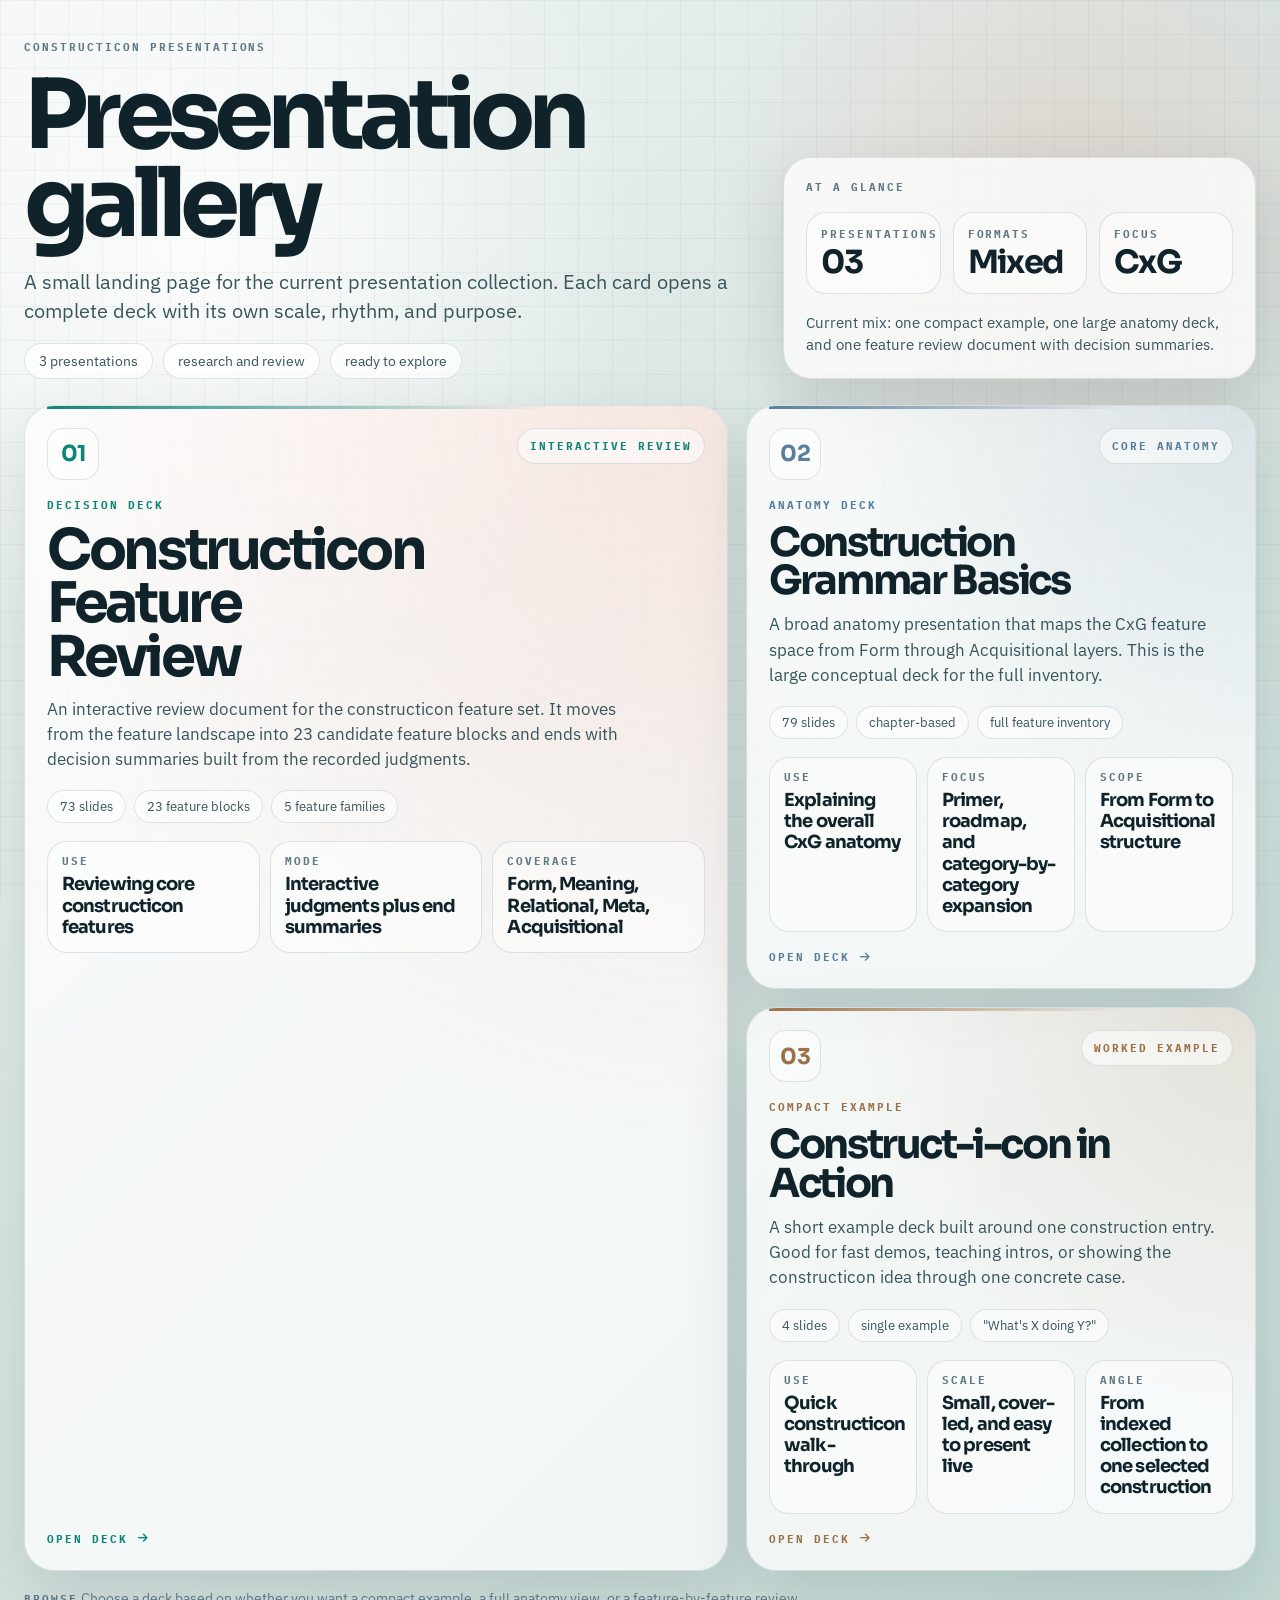
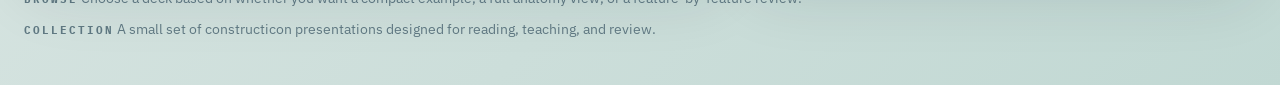
<file: index.html>
<!DOCTYPE html>
<html lang="en">
<head>
  <meta charset="UTF-8">
  <meta http-equiv="refresh" content="0; url=presentation-gallery.html">
  <title>Redirecting…</title>
</head>
<body>
  <p>Redirecting to <a href="presentation-gallery.html">presentation gallery</a>…</p>
</body>
</html>
</file>
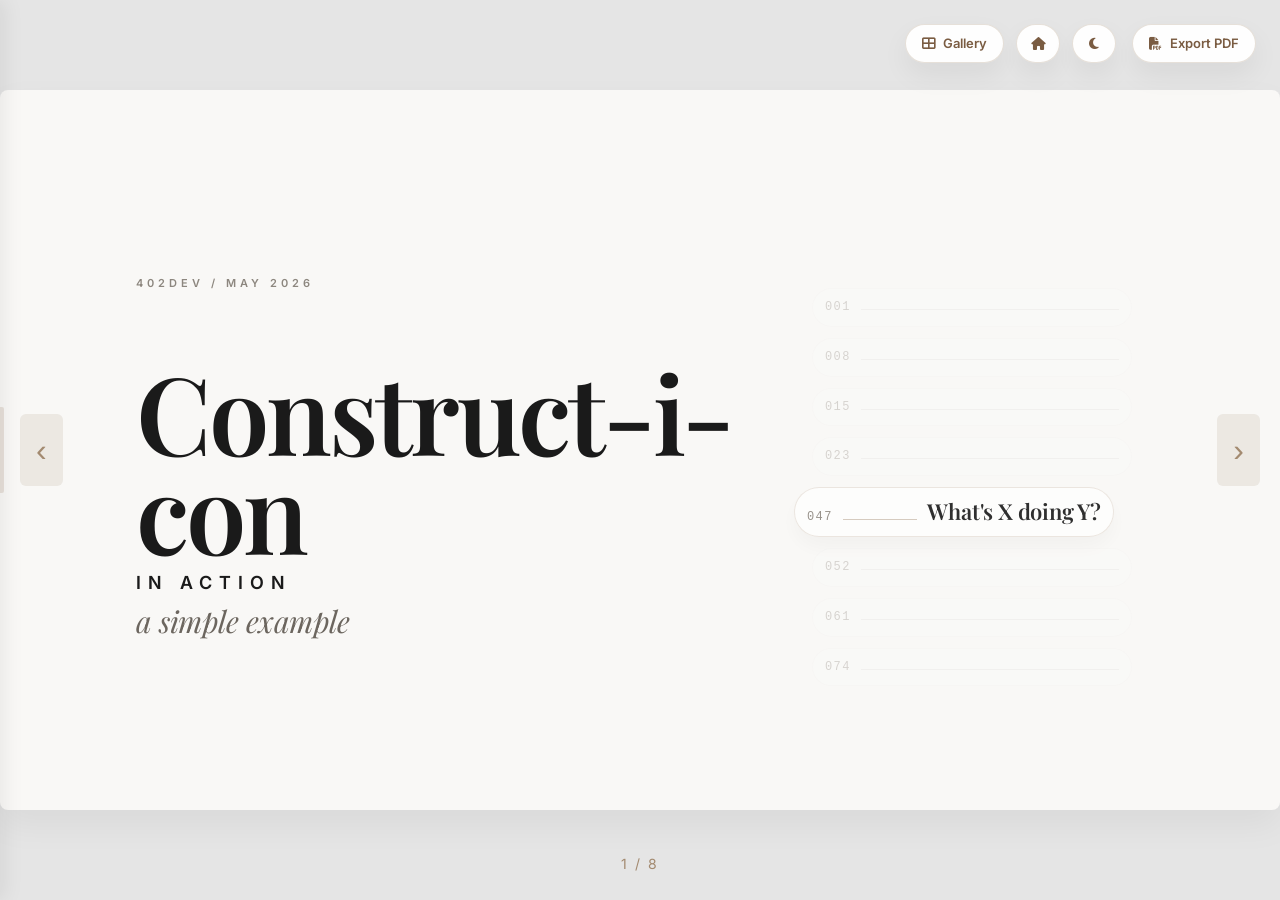
<file: con-in-action.html>
<!doctype html>
<html lang="en">
  <head>
    <meta charset="UTF-8" />
    <meta name="viewport" content="width=device-width, initial-scale=1.0" />
    <title>Construct-i-con in Action: a simple example</title>
    <link rel="preconnect" href="https://fonts.googleapis.com" />
    <link rel="preconnect" href="https://fonts.gstatic.com" crossorigin />
    <link
      href="https://fonts.googleapis.com/css2?family=Inter:wght@300;400;500;600&family=Playfair+Display:ital,wght@0,400;0,600;1,400&display=swap"
      rel="stylesheet"
    />
    <link
      rel="stylesheet"
      href="https://cdnjs.cloudflare.com/ajax/libs/font-awesome/6.5.1/css/all.min.css"
    />

    <style>
      * {
        box-sizing: border-box;
      }

      p {
        margin: 0;
        margin-bottom: 15px;
      }

      body {
        background-color: #e5e5e5;
        margin: 0;
        height: 100vh;
        display: flex;
        align-items: center;
        justify-content: center;
        overflow: hidden;
        transition: background-color 0.24s ease;
      }

      .slide-container {
        display: none;
      }

      .slide-container.active {
        display: flex;
      }

      .nav-btn {
        position: fixed;
        top: 50%;
        transform: translateY(-50%);
        background: rgba(163, 138, 112, 0.15);
        border: none;
        color: #a38a70;
        font-size: 32px;
        cursor: pointer;
        padding: 20px 16px;
        border-radius: 6px;
        z-index: 100;
        line-height: 1;
        user-select: none;
      }

      .nav-btn:hover {
        background: rgba(163, 138, 112, 0.3);
      }

      .nav-btn.prev {
        left: 20px;
      }

      .nav-btn.next {
        right: 20px;
      }

      .top-action-btn {
        align-items: center;
        appearance: none;
        background: rgba(255, 255, 255, 0.94);
        border: 1px solid rgba(163, 138, 112, 0.26);
        border-radius: 999px;
        box-shadow: 0 12px 28px rgba(0, 0, 0, 0.06);
        color: #7a5c42;
        cursor: pointer;
        display: inline-flex;
        font-family: "Inter", sans-serif;
        font-size: 13px;
        font-weight: 600;
        gap: 8px;
        line-height: 1;
        padding: 12px 16px;
        position: fixed;
        right: 24px;
        text-decoration: none;
        top: 24px;
        transition:
          transform 0.18s ease,
          box-shadow 0.18s ease,
          border-color 0.18s ease,
          background 0.18s ease;
        user-select: none;
        z-index: 110;
      }

      .top-action-btn:hover {
        background: #ffffff;
        border-color: rgba(163, 138, 112, 0.38);
        box-shadow: 0 16px 32px rgba(0, 0, 0, 0.08);
        transform: translateY(-1px);
      }

      .top-action-btn[hidden] {
        display: none !important;
      }

      .history-back-btn {
        right: 420px;
      }

      .gallery-btn {
        right: 276px;
      }

      .home-btn {
        justify-content: center;
        min-width: 44px;
        padding: 12px;
        right: 220px;
      }

      .pdf-export-btn {
        gap: 8px;
        padding: 12px 16px;
        right: 24px;
      }

      .theme-toggle-btn {
        justify-content: center;
        min-width: 44px;
        padding: 12px;
        right: 164px;
      }

      .slide-container {
        align-items: center;
        background-color: #f9f8f6;
        border-radius: 8px;
        box-shadow: 0 15px 35px rgba(0, 0, 0, 0.05);
        flex-direction: column;
        height: 720px;
        justify-content: center;
        overflow: hidden;
        padding: 60px 80px;
        position: relative;
        transition:
          box-shadow 0.24s ease,
          filter 0.24s ease;
        width: 1280px;
      }

      .slide-container::before {
        content: "";
        height: 100%;
        left: 0;
        position: absolute;
        top: 0;
        width: 100%;
        z-index: 0;
      }

      .slide-container > * {
        position: relative;
        z-index: 1;
      }

      .slide-container h1,
      .slide-container h2,
      .slide-container h3 {
        color: #1a1a1a;
        font-weight: 600;
        font-family: "Playfair Display", serif;
        margin: 0;
      }

      .slide-container p,
      .slide-container li,
      .slide-container .subtitle,
      .slide-container .number-label,
      .slide-container cite {
        color: #4a4a4a;
        font-family: "Inter", sans-serif;
        font-weight: 300;
      }

      .slide-container h1 {
        font-size: 70px;
        letter-spacing: -1px;
      }

      .slide-container .slide-title {
        font-size: 44px;
        font-weight: 600;
        margin-bottom: 28px;
        text-align: left;
        width: 100%;
        letter-spacing: -0.5px;
      }

      .slide-container h3 {
        font-size: 30px;
        font-weight: 400;
        margin-bottom: 15px;
      }

      .slide-container p,
      .slide-container li,
      .slide-container cite {
        font-size: 24px;
        line-height: 1.6;
      }

      .slide-container .subtitle {
        font-weight: 400;
        margin: 20px auto;
        font-size: 22px;
        color: #a38a70;
      }

      .slide-container .content-area {
        align-items: center;
        display: flex;
        flex-direction: column;
        flex-grow: 1;
        justify-content: center;
        min-height: 0;
        width: 100%;
      }

      .two-column {
        align-items: center;
        display: grid;
        grid-template-columns: 1fr 1fr;
        gap: 60px;
        width: 100%;
      }

      .callout-box {
        background-color: #ffffff;
        border-left: 4px solid #a38a70;
        padding: 36px 56px;
        width: 100%;
        box-shadow: 0 10px 30px rgba(0, 0, 0, 0.03);
        border-radius: 0 8px 8px 0;
        position: relative;
      }

      .callout-box i.decorative-icon {
        position: absolute;
        top: -25px;
        left: 50px;
        font-size: 40px;
        color: #e5e0d8;
        background: #f9f8f6;
        padding: 0 10px;
      }

      .feature-intro-slide::before {
        background:
          radial-gradient(
            circle at top right,
            rgba(255, 255, 255, 0.75) 0%,
            rgba(255, 255, 255, 0) 42%
          ),
          linear-gradient(
            180deg,
            rgba(255, 255, 255, 0.28),
            rgba(249, 248, 246, 0)
          );
      }

      .feature-intro-slide {
        align-items: stretch;
        justify-content: flex-start;
        padding: 38px 46px 42px;
      }

      .primer-fit-slide {
        align-items: stretch;
        justify-content: flex-start;
      }

      .feature-intro-scale-frame {
        display: flex;
        flex-direction: column;
        min-height: 0;
        transform: scale(var(--feature-intro-scale, 1));
        transform-origin: top left;
        width: calc(100% * var(--feature-intro-width-factor, 1));
      }

      .feature-intro-header {
        align-items: stretch;
        border-bottom: 1px solid #e6dfd6;
        display: grid;
        gap: 14px;
        grid-template-columns: minmax(0, 1fr) 300px;
        margin-bottom: 12px;
        padding-bottom: 12px;
        width: 100%;
      }

      .feature-intro-eyebrow {
        color: var(--feature-accent, #a38a70);
        font-family: "Inter", sans-serif;
        font-size: 10px;
        font-weight: 700;
        letter-spacing: 2.4px;
        margin-bottom: 8px;
        text-transform: uppercase;
      }

      .feature-intro-title {
        color: #171717;
        font-family: "Playfair Display", serif;
        font-size: 36px;
        font-weight: 600;
        letter-spacing: -0.9px;
        line-height: 1.02;
        margin: 0 0 8px 0;
      }

      .feature-intro-lead {
        color: #5f5953;
        font-family: "Inter", sans-serif;
        font-size: 16px;
        line-height: 1.4;
        max-width: 860px;
      }

      .feature-intro-focus {
        align-self: stretch;
        background: linear-gradient(
          180deg,
          rgba(255, 255, 255, 0.96) 0%,
          #f2ede6 100%
        );
        border: 1px solid rgba(26, 26, 26, 0.06);
        border-radius: 15px;
        border-top: 3px solid var(--feature-accent, #a38a70);
        box-shadow: 0 10px 24px rgba(0, 0, 0, 0.04);
        display: flex;
        flex-direction: column;
        gap: 6px;
        justify-content: center;
        min-height: 100%;
        padding: 12px 14px;
      }

      .feature-intro-focus-label {
        color: var(--feature-accent, #a38a70);
        font-family: "Inter", sans-serif;
        font-size: 9px;
        font-weight: 700;
        letter-spacing: 2.2px;
        text-transform: uppercase;
      }

      .feature-intro-focus-text {
        color: #1f1f1f;
        font-family: "Playfair Display", serif;
        font-size: 24px;
        line-height: 1.08;
      }

      .feature-intro-content {
        align-items: flex-start !important;
        gap: 0;
        justify-content: flex-start !important;
        width: 100%;
      }

      .feature-intro-grid {
        align-items: stretch !important;
        flex-grow: 1;
        gap: 14px !important;
        grid-template-columns: minmax(0, 1.08fr) minmax(0, 0.92fr);
      }

      .feature-intro-grid > div:first-child {
        border: 1px solid rgba(26, 26, 26, 0.05);
        border-radius: 16px;
        display: grid !important;
        gap: 10px 14px !important;
        grid-template-columns: minmax(0, 0.92fr) minmax(0, 1.08fr);
        align-content: start;
        overflow: hidden;
        padding: 16px 18px !important;
        position: relative;
      }

      .feature-intro-grid > div:first-child::before {
        background: var(--feature-accent, #a38a70);
        content: "";
        inset: 0 auto 0 0;
        position: absolute;
        width: 4px;
      }

      .feature-intro-grid > div:first-child > h4 {
        grid-column: 1 / -1;
      }

      .feature-intro-grid > div:first-child > div {
        min-width: 0;
      }

      .feature-intro-grid > div:first-child > div:last-child {
        grid-column: 1 / -1;
      }

      .feature-intro-grid > div:last-child {
        display: flex;
        flex-direction: column;
        gap: 8px !important;
        justify-content: flex-start;
        min-width: 0;
      }

      .feature-intro-grid > div:last-child > div {
        min-width: 0;
        padding: 12px 14px !important;
      }

      .template-cover {
        display: flex;
        flex-direction: column;
        align-items: center;
        justify-content: center;
        text-align: center;
        width: 100%;
        max-width: 980px;
      }

      .template-cover-eyebrow {
        font-family: "Inter", sans-serif;
        font-size: 13px;
        font-weight: 600;
        letter-spacing: 3px;
        text-transform: uppercase;
        color: #a38a70;
        margin-bottom: 22px;
      }

      .template-cover-title {
        font-family: "Playfair Display", serif;
        font-size: 84px;
        line-height: 0.95;
        letter-spacing: -2px;
        color: #1a1a1a;
        margin: 0 0 26px 0;
      }

      .template-cover-rule {
        width: 60px;
        height: 2px;
        background: #a38a70;
        margin: 0 0 22px 0;
      }

      .template-cover-subtitle {
        font-family: "Playfair Display", serif;
        font-style: italic;
        font-size: 28px;
        color: #7a7a7a;
        margin: 0 0 28px 0;
      }

      .template-chip-row {
        display: flex;
        flex-wrap: wrap;
        justify-content: center;
        gap: 10px;
        margin-bottom: 34px;
      }

      .template-chip {
        background: rgba(255, 255, 255, 0.92);
        border: 1px solid rgba(163, 138, 112, 0.18);
        border-radius: 999px;
        color: #7a5c42;
        font-family: "Inter", sans-serif;
        font-size: 13px;
        font-weight: 500;
        padding: 9px 14px;
      }

      .template-cover-meta {
        font-family: "Inter", sans-serif;
        font-size: 16px;
        font-weight: 300;
        color: #a38a70;
        letter-spacing: 1px;
      }

      .construct-icon-cover-slide::before {
        background: none;
      }

      .construct-icon-cover {
        align-items: flex-start;
        display: flex;
        flex-direction: column;
        gap: 0;
        justify-content: center;
        max-width: 1080px;
        min-height: 100%;
        padding: 24px 36px 12px;
        position: relative;
        text-align: left;
        width: 100%;
      }

      .construct-icon-cover::after {
        display: none;
      }

      .construct-icon-cover .template-cover-eyebrow {
        color: #8d877f;
        font-size: 11px;
        font-weight: 600;
        letter-spacing: 4px;
        margin-bottom: 72px;
      }

      .construct-icon-title {
        align-items: flex-start;
        display: flex;
        flex-direction: column;
        gap: 14px;
        margin: 0;
        max-width: 620px;
        position: relative;
        z-index: 1;
      }

      .construct-icon-main {
        color: #1a1a1a;
        display: block;
        font-family: "Playfair Display", serif;
        font-size: 108px;
        letter-spacing: -3px;
        line-height: 0.92;
      }

      .construct-icon-rest {
        color: #1a1a1a;
        font-family: "Inter", sans-serif;
        font-size: 18px;
        font-weight: 600;
        letter-spacing: 7px;
        line-height: 1;
        text-transform: uppercase;
      }

      .construct-icon-tail {
        color: #6c665f;
        font-family: "Playfair Display", serif;
        font-size: 30px;
        font-style: italic;
        font-weight: 400;
        letter-spacing: -0.5px;
        line-height: 1;
      }

      .constructicon-field {
        display: flex;
        flex-direction: column;
        display: flex;
        gap: 11px;
        pointer-events: none;
        position: absolute;
        right: 48px;
        top: 138px;
        width: 320px;
        z-index: 0;
      }

      .constructicon-field::before {
        background: linear-gradient(
          90deg,
          rgba(249, 248, 246, 1) 0%,
          rgba(249, 248, 246, 0.84) 24%,
          rgba(249, 248, 246, 0) 100%
        );
        content: "";
        inset: -44px 48px -44px -180px;
        position: absolute;
      }

      .constructicon-marker {
        align-items: baseline;
        background: rgba(255, 255, 255, 0.34);
        border: 1px solid rgba(26, 26, 26, 0.04);
        border-radius: 999px;
        display: flex;
        gap: 10px;
        min-width: 0;
        opacity: 0.32;
        padding: 10px 12px;
        position: relative;
      }

      .constructicon-marker.active {
        background: rgba(255, 255, 255, 0.78);
        border-color: rgba(163, 138, 112, 0.22);
        box-shadow: 0 10px 24px rgba(0, 0, 0, 0.04);
        opacity: 0.9;
        transform: translateX(-18px);
      }

      .constructicon-marker-id {
        color: #8d877f;
        flex-shrink: 0;
        font-family: ui-monospace, SFMono-Regular, Menlo, Monaco, Consolas, "Liberation Mono", monospace;
        font-size: 12px;
        font-weight: 500;
        letter-spacing: 1.4px;
        line-height: 1.4;
      }

      .constructicon-marker-line {
        background: rgba(26, 26, 26, 0.12);
        flex: 1;
        height: 1px;
        min-width: 0;
        margin-bottom: 4px;
      }

      .constructicon-marker.active .constructicon-marker-line {
        background: rgba(163, 138, 112, 0.48);
      }

      .constructicon-marker-name {
        color: #1a1a1a;
        font-family: "Playfair Display", serif;
        font-size: 22px;
        font-weight: 600;
        letter-spacing: -0.2px;
        line-height: 1.2;
      }

      .example-sentence {
        color: #1a1a1a;
        font-size: 26px;
        line-height: 1.45;
      }

      .example-sentence strong {
        color: #6b4f35;
        font-weight: 600;
      }

      .concept-map {
        display: flex;
        flex-direction: column;
        gap: 14px;
      }

      .concept-map-row {
        background: #f8f5ef;
        border-radius: 12px;
        display: flex;
        flex-direction: column;
        gap: 6px;
        padding: 18px 18px 16px;
      }

      .concept-map-label {
        color: #a38a70;
        font-family: "Inter", sans-serif;
        font-size: 11px;
        font-weight: 700;
        letter-spacing: 2px;
        text-transform: uppercase;
      }

      .concept-map-copy {
        color: #1a1a1a;
        font-family: "Inter", sans-serif;
        font-size: 18px;
        line-height: 1.45;
      }

      .template-note-list {
        list-style: none;
        margin: 16px 0 0 0;
        padding: 0;
        display: flex;
        flex-direction: column;
        gap: 14px;
      }

      .template-note-list li {
        position: relative;
        padding-left: 24px;
        font-size: 20px;
        color: #4a4a4a;
        line-height: 1.5;
      }

      .template-note-list li::before {
        content: "";
        position: absolute;
        left: 0;
        top: 11px;
        width: 6px;
        height: 6px;
        border-radius: 50%;
        background: #a38a70;
      }

      .template-note-list.compact {
        gap: 10px;
        margin-top: 0;
      }

      .template-note-list.compact li {
        font-size: 18px;
      }

      .template-grid {
        align-items: stretch;
        gap: 24px;
      }

      .template-card {
        background: #ffffff;
        border-radius: 12px;
        box-shadow: 0 10px 30px rgba(0, 0, 0, 0.03);
        padding: 28px 30px;
        display: flex;
        flex-direction: column;
        gap: 14px;
      }

      .template-card-accent {
        border-top: 4px solid #a38a70;
        background: linear-gradient(145deg, #fdfcf9 0%, #f4ece2 100%);
      }

      .template-kicker {
        font-family: "Inter", sans-serif;
        font-size: 11px;
        font-weight: 700;
        letter-spacing: 2.2px;
        text-transform: uppercase;
        color: #a38a70;
      }

      .template-heading {
        font-family: "Playfair Display", serif;
        font-size: 34px;
        line-height: 1.08;
        color: #1a1a1a;
        margin: 0;
      }

      .template-copy {
        font-family: "Inter", sans-serif;
        font-size: 18px;
        line-height: 1.55;
        color: #4a4a4a;
        margin: 0;
      }

      .workflow-slide {
        align-items: stretch;
        justify-content: flex-start;
        padding: 42px 52px 44px;
      }

      .workflow-slide::before {
        background:
          radial-gradient(
            circle at 10% 18%,
            rgba(163, 138, 112, 0.12) 0%,
            rgba(163, 138, 112, 0) 46%
          ),
          radial-gradient(
            circle at 88% 14%,
            rgba(163, 138, 112, 0.09) 0%,
            rgba(163, 138, 112, 0) 44%
          );
      }

      .workflow-slide .slide-title {
        margin-bottom: 16px;
      }

      .workflow-kicker {
        color: #8d877f;
        font-family: "Inter", sans-serif;
        font-size: 11px;
        font-weight: 700;
        letter-spacing: 2.2px;
        margin-bottom: 18px;
        text-transform: uppercase;
      }

      .workflow-line {
        align-items: stretch;
        display: grid;
        gap: 10px;
        grid-template-columns: minmax(0, 1fr) 28px minmax(0, 1fr) 28px minmax(0, 1fr) 28px minmax(0, 1fr);
        position: relative;
        width: 100%;
      }

      .workflow-line.focus-pair::before {
        background: linear-gradient(
          180deg,
          rgba(255, 255, 255, 0.88) 0%,
          rgba(245, 236, 225, 0.48) 100%
        );
        border: 2px dashed rgba(122, 92, 66, 0.62);
        border-radius: 16px;
        box-shadow:
          0 1px 0 rgba(255, 255, 255, 0.85) inset,
          0 -10px 20px rgba(122, 92, 66, 0.05) inset,
          0 14px 26px rgba(0, 0, 0, 0.06);
        content: "";
        height: calc(100% + 14px);
        left: -8px;
        pointer-events: none;
        position: absolute;
        top: -7px;
        width: calc(50% - 16px);
      }

      .workflow-line.focus-pair::after {
        content: "";
        display: none;
      }

      .workflow-step {
        background: rgba(255, 255, 255, 0.9);
        border: 1px solid rgba(163, 138, 112, 0.16);
        border-radius: 14px;
        box-shadow: 0 10px 24px rgba(0, 0, 0, 0.03);
        display: flex;
        flex-direction: column;
        gap: 10px;
        justify-content: center;
        min-height: 148px;
        padding: 16px 14px;
        position: relative;
        text-align: center;
      }

      .workflow-step-tag {
        align-self: center;
        background: rgba(163, 138, 112, 0.11);
        border: 1px solid rgba(163, 138, 112, 0.2);
        border-radius: 999px;
        color: #7a5c42;
        font-family: "Inter", sans-serif;
        font-size: 10px;
        font-weight: 700;
        letter-spacing: 1.8px;
        padding: 6px 10px;
        text-transform: uppercase;
      }

      .workflow-step-title {
        color: #1a1a1a;
        font-family: "Playfair Display", serif;
        font-size: 25px;
        letter-spacing: -0.6px;
        line-height: 1.05;
        margin: 0;
      }

      .workflow-arrow {
        align-items: center;
        color: #8d877f;
        display: flex;
        font-family: "Inter", sans-serif;
        font-size: 24px;
        font-weight: 500;
        justify-content: center;
      }

      .workflow-branches {
        display: grid;
        gap: 14px;
        grid-template-columns: minmax(0, 1fr) minmax(0, 1fr);
        margin-top: 20px;
        width: 100%;
      }

      .workflow-branch {
        background: linear-gradient(145deg, #fdfcf9 0%, #efe5d7 100%);
        border: 1px solid rgba(163, 138, 112, 0.2);
        border-radius: 14px;
        display: flex;
        flex-direction: column;
        gap: 8px;
        min-height: 130px;
        padding: 16px 18px;
      }

      .workflow-branch-label {
        color: #8d877f;
        font-family: "Inter", sans-serif;
        font-size: 10px;
        font-weight: 700;
        letter-spacing: 2px;
        text-transform: uppercase;
      }

      .workflow-branch-title {
        color: #1a1a1a;
        font-family: "Playfair Display", serif;
        font-size: 30px;
        letter-spacing: -0.9px;
        line-height: 1.04;
        margin: 0;
      }

      .workflow-branch-from {
        color: #5b564f;
        font-family: "Inter", sans-serif;
        font-size: 14px;
        font-weight: 500;
        letter-spacing: 0.2px;
        margin: 0;
      }

      .learner-entry-grid {
        grid-template-columns: minmax(0, 1.08fr) minmax(0, 0.92fr);
      }

      .learner-profile-card {
        justify-content: space-between;
        min-height: 100%;
        padding: 34px 36px 32px;
      }

      .learner-profile-id {
        color: #8d877f;
        font-family: ui-monospace, SFMono-Regular, Menlo, Monaco, Consolas, "Liberation Mono", monospace;
        font-size: 12px;
        font-weight: 500;
        letter-spacing: 1.8px;
        margin-bottom: 18px;
        text-transform: uppercase;
      }

      .learner-profile-name {
        color: #1a1a1a;
        font-family: "Playfair Display", serif;
        font-size: 68px;
        font-weight: 600;
        letter-spacing: -2.4px;
        line-height: 0.96;
        margin: 0 0 22px 0;
      }

      .learner-profile-lead {
        color: #2c2c2c;
        font-family: "Inter", sans-serif;
        font-size: 30px;
        font-weight: 300;
        letter-spacing: -0.4px;
        line-height: 1.22;
        margin: 0;
        max-width: 520px;
      }

      .learner-chip-row {
        justify-content: flex-start;
        margin-bottom: 0;
        margin-top: 30px;
      }

      .learner-chip-row .template-chip {
        background: rgba(255, 255, 255, 0.76);
      }

      .learner-conditions-card {
        gap: 18px;
        padding-top: 30px;
      }

      .learner-context-map .concept-map-row {
        gap: 10px;
      }

      .scenario-chip-row {
        justify-content: flex-start;
        margin-bottom: 0;
        margin-top: 22px;
      }

      .construct-prompt-grid {
        gap: 18px;
        grid-template-columns: minmax(0, 1.04fr) minmax(0, 0.96fr);
      }

      .construct-dialogue-card {
        gap: 18px;
        padding: 26px 28px 28px;
      }

      .construct-dialogue-shell {
        background: linear-gradient(180deg, #fcfaf6 0%, #f3ede3 100%);
        border: 1px solid rgba(163, 138, 112, 0.14);
        border-radius: 16px;
        display: flex;
        flex-direction: column;
        gap: 10px;
        padding: 18px;
      }

      .construct-dialogue-lang {
        color: #8d877f;
        font-family: "Inter", sans-serif;
        font-size: 11px;
        font-weight: 700;
        letter-spacing: 2.2px;
        text-transform: uppercase;
      }

      .construct-turn {
        align-items: start;
        display: grid;
        gap: 12px;
        grid-template-columns: 104px minmax(0, 1fr);
      }

      .construct-turn-speaker {
        color: #8d877f;
        font-family: "Inter", sans-serif;
        font-size: 11px;
        font-weight: 700;
        letter-spacing: 2px;
        line-height: 1.4;
        padding-top: 8px;
        text-transform: uppercase;
      }

      .construct-turn-line {
        background: rgba(255, 255, 255, 0.84);
        border: 1px solid rgba(26, 26, 26, 0.05);
        border-radius: 14px;
        color: #1a1a1a;
        font-family: "Playfair Display", serif;
        font-size: 26px;
        line-height: 1.16;
        margin: 0;
        padding: 16px 18px;
      }

      .construct-turn-slot {
        align-items: center;
        background: rgba(255, 255, 255, 0.42);
        border: 1.5px dashed rgba(163, 138, 112, 0.5);
        border-radius: 14px;
        display: flex;
        gap: 14px;
        min-height: 80px;
        padding: 14px 16px;
      }

      .construct-slot-tag {
        background: rgba(163, 138, 112, 0.12);
        border: 1px solid rgba(163, 138, 112, 0.18);
        border-radius: 999px;
        color: #7a5c42;
        flex-shrink: 0;
        font-family: ui-monospace, SFMono-Regular, Menlo, Monaco, Consolas, "Liberation Mono", monospace;
        font-size: 15px;
        font-weight: 600;
        letter-spacing: 1.2px;
        padding: 8px 12px;
      }

      .construct-slot-copy {
        color: #5c564f;
        font-family: "Inter", sans-serif;
        font-size: 15px;
        line-height: 1.38;
      }

      .construct-question-card {
        gap: 18px;
        justify-content: space-between;
        min-height: 100%;
      }

      .construct-question-intro {
        display: flex;
        flex-direction: column;
        gap: 12px;
      }

      .construct-definition {
        border-left: 3px solid rgba(163, 138, 112, 0.52);
        color: #3d3934;
        font-family: "Playfair Display", serif;
        font-size: 20px;
        line-height: 1.22;
        margin: 0;
        padding-left: 18px;
      }

      .construct-question-hero {
        background: linear-gradient(180deg, #fbf8f2 0%, #efe6d9 100%);
        border: 1px solid rgba(163, 138, 112, 0.18);
        border-top: 4px solid #a38a70;
        border-radius: 18px;
        box-shadow: 0 12px 28px rgba(0, 0, 0, 0.04);
        display: flex;
        flex-direction: column;
        gap: 10px;
        padding: 22px 22px 20px;
      }

      .construct-question-kicker {
        color: #8d877f;
        font-family: "Inter", sans-serif;
        font-size: 11px;
        font-weight: 700;
        letter-spacing: 2.2px;
        text-transform: uppercase;
      }

      .construct-question {
        color: #1a1a1a;
        font-family: "Playfair Display", serif;
        font-size: 40px;
        letter-spacing: -1.2px;
        line-height: 1.02;
        margin: 0;
      }

      .construct-question-note {
        color: #5b564f;
        font-family: "Inter", sans-serif;
        font-size: 16px;
        line-height: 1.46;
        margin: 0;
      }

      .construct-question-card .concept-map-row {
        gap: 4px;
        padding: 16px 18px 14px;
      }

      .construct-question-card .concept-map {
        gap: 12px;
      }

      .route-context-card {
        align-items: flex-start;
        gap: 8px;
        margin-bottom: 14px;
        padding: 18px 20px 16px;
      }

      .route-context-copy {
        color: #3f3a35;
        font-family: "Playfair Display", serif;
        font-size: 24px;
        letter-spacing: -0.4px;
        line-height: 1.14;
        margin: 0;
        max-width: 980px;
      }

      .route-grid {
        align-items: stretch;
        gap: 14px;
      }

      .route-card {
        gap: 12px;
        min-height: 100%;
        padding: 22px 24px;
      }

      .route-card .template-heading {
        font-size: 28px;
        line-height: 1.04;
      }

      .route-choice-badge {
        align-self: flex-start;
        background: rgba(163, 138, 112, 0.12);
        border: 1px solid rgba(163, 138, 112, 0.2);
        border-radius: 999px;
        color: #7a5c42;
        font-family: "Inter", sans-serif;
        font-size: 10px;
        font-weight: 700;
        letter-spacing: 2px;
        padding: 7px 11px;
        text-transform: uppercase;
      }

      .route-card-selected {
        background: linear-gradient(145deg, #fdfcf9 0%, #efe5d7 100%);
        border-top: 4px solid #a38a70;
      }

      .route-card .concept-map {
        gap: 8px;
      }

      .route-card .concept-map-row {
        gap: 4px;
        padding: 12px 14px 11px;
      }

      .route-card .concept-map-label {
        font-size: 10px;
        letter-spacing: 1.8px;
      }

      .route-card .concept-map-copy {
        font-size: 16px;
        line-height: 1.34;
      }

      .route-followup-card {
        gap: 0;
        margin-top: 12px;
        padding: 12px 16px 11px;
      }

      .route-followup-card .template-copy {
        font-size: 15px;
        line-height: 1.38;
      }

      .query-intro-card {
        align-items: flex-start;
        gap: 6px;
        margin-bottom: 10px;
        padding: 14px 16px 12px;
      }

      .query-intro-copy {
        color: #3f3a35;
        font-family: "Playfair Display", serif;
        font-size: 20px;
        letter-spacing: -0.4px;
        line-height: 1.12;
        margin: 0;
        max-width: 980px;
      }

      .query-slide {
        padding: 46px 60px 44px;
      }

      .query-slide .slide-title {
        font-size: 38px;
        margin-bottom: 16px;
      }

      .query-focus-panel {
        align-self: center;
        background: linear-gradient(145deg, #fdfcf9 0%, #efe5d7 100%);
        border: 1px solid rgba(163, 138, 112, 0.18);
        border-top: 4px solid #a38a70;
        border-radius: 18px;
        box-shadow: 0 12px 28px rgba(0, 0, 0, 0.04);
        display: flex;
        flex-direction: column;
        gap: 16px;
        max-width: 980px;
        padding: 24px 26px 22px;
        width: 100%;
      }

      .query-focus-header {
        display: flex;
        flex-direction: column;
        gap: 8px;
      }

      .query-focus-title {
        color: #1a1a1a;
        font-family: "Playfair Display", serif;
        font-size: 32px;
        letter-spacing: -0.9px;
        line-height: 1.04;
        margin: 0;
      }

      .query-focus-lead {
        color: #4c463f;
        font-family: "Inter", sans-serif;
        font-size: 18px;
        line-height: 1.42;
        margin: 0;
        max-width: 760px;
      }

      .query-focus-grid {
        display: grid;
        gap: 12px;
        grid-template-columns: repeat(3, minmax(0, 1fr));
      }

      .query-focus-block {
        background: rgba(255, 255, 255, 0.72);
        border: 1px solid rgba(163, 138, 112, 0.14);
        border-radius: 14px;
        display: flex;
        flex-direction: column;
        gap: 6px;
        padding: 14px 15px 13px;
      }

      .query-focus-block .concept-map-label {
        font-size: 10px;
        letter-spacing: 1.8px;
      }

      .query-focus-copy {
        color: #3f3a35;
        font-family: "Inter", sans-serif;
        font-size: 15px;
        line-height: 1.38;
      }

      .query-focus-panel .query-feature-box {
        margin-top: 0;
      }

      .query-focus-panel .query-result-card {
        margin-top: 0;
      }

      .query-grid {
        align-items: stretch;
        gap: 12px;
      }

      .query-card {
        gap: 12px;
        min-height: 100%;
        padding: 20px 22px;
      }

      .query-card .template-heading {
        font-size: 24px;
        line-height: 1.04;
      }

      .query-card .concept-map {
        gap: 8px;
      }

      .query-card .concept-map-row {
        gap: 5px;
        padding: 10px 12px 9px;
      }

      .query-card .concept-map-copy {
        font-size: 14px;
        line-height: 1.3;
      }

      .query-feature-box {
        background: rgba(255, 255, 255, 0.58);
        border: 1px solid rgba(163, 138, 112, 0.16);
        border-radius: 12px;
        display: flex;
        flex-direction: column;
        gap: 6px;
        margin-top: 4px;
        padding: 10px 12px 9px;
      }

      .query-feature-box .template-kicker {
        font-size: 10px;
        letter-spacing: 1.8px;
      }

      .query-feature-row {
        align-items: start;
        display: grid;
        gap: 6px;
        grid-template-columns: 96px minmax(0, 1fr);
      }

      .query-feature-row + .query-feature-row {
        border-top: 1px dashed rgba(163, 138, 112, 0.22);
        padding-top: 6px;
      }

      .query-feature-label {
        color: #5b564f;
        font-family: "Inter", sans-serif;
        font-size: 12px;
        font-weight: 600;
        line-height: 1.25;
      }

      .query-feature-pills {
        display: flex;
        flex-wrap: wrap;
        gap: 6px;
      }

      .query-feature-pill {
        background: rgba(255, 255, 255, 0.92);
        border: 1px solid rgba(163, 138, 112, 0.18);
        border-radius: 999px;
        color: #4f4538;
        font-family: ui-monospace, SFMono-Regular, Menlo, Monaco, Consolas, "Liberation Mono", monospace;
        font-size: 11px;
        line-height: 1;
        padding: 6px 8px;
      }

      .query-feature-pill.key {
        background: rgba(163, 138, 112, 0.1);
        color: #7a5c42;
      }

      .query-result-card {
        background: linear-gradient(145deg, #fdfcf9 0%, #efe5d7 100%);
        border: 1px solid rgba(163, 138, 112, 0.18);
        border-radius: 14px;
        gap: 6px;
        margin-top: 6px;
        padding: 11px 13px 9px;
      }

      .query-result-list {
        display: flex;
        flex-wrap: wrap;
        gap: 6px;
      }

      .query-result-pill {
        background: rgba(255, 255, 255, 0.9);
        border: 1px solid rgba(163, 138, 112, 0.18);
        border-radius: 999px;
        color: #1f1f1f;
        font-family: "Playfair Display", serif;
        font-size: 18px;
        line-height: 1;
        padding: 8px 11px;
      }

      .query-result-pill.primary {
        background: linear-gradient(145deg, #fdfcf9 0%, #efe5d7 100%);
        border-color: rgba(163, 138, 112, 0.34);
        box-shadow: 0 10px 24px rgba(0, 0, 0, 0.04);
      }

      .challenge-invite-card {
        align-items: center;
        align-self: center;
        background: rgba(255, 255, 255, 0.64);
        border: 1px solid rgba(163, 138, 112, 0.14);
        border-radius: 14px;
        display: flex;
        flex-direction: column;
        gap: 8px;
        justify-content: center;
        margin-top: 18px;
        padding: 14px 18px 16px;
        box-shadow: none;
        max-width: 520px;
        text-align: center;
        width: 100%;
      }

      .challenge-invite-kicker {
        color: #a38a70;
        font-family: "Inter", sans-serif;
        font-size: 10px;
        font-weight: 700;
        letter-spacing: 2px;
        text-transform: uppercase;
      }

      .challenge-invite-copy {
        color: #5a554f;
        font-family: "Playfair Display", serif;
        font-size: 22px;
        font-weight: 400;
        letter-spacing: -0.3px;
        line-height: 1.12;
        margin: 0;
      }

      .challenge-placeholder {
        background: rgba(249, 248, 246, 0.96);
        border: 1px dashed rgba(122, 92, 66, 0.24);
        border-radius: 999px;
        color: #7f776f;
        flex-shrink: 0;
        font-family: ui-monospace, SFMono-Regular, Menlo, Monaco, Consolas, "Liberation Mono", monospace;
        font-size: 16px;
        font-weight: 500;
        letter-spacing: 0.1px;
        line-height: 1;
        padding: 10px 16px;
      }

      .sidebar-nav {
        position: fixed;
        left: -272px;
        top: 0;
        width: 296px;
        height: 100%;
        z-index: 200;
        display: flex;
        flex-direction: row;
        align-items: stretch;
        transition: left 0.28s cubic-bezier(0.4, 0, 0.2, 1);
      }

      .sidebar-nav:hover,
      .sidebar-nav.pinned {
        left: 0;
      }

      .sidebar-content {
        background: rgba(249, 248, 246, 0.98);
        backdrop-filter: blur(10px);
        -webkit-backdrop-filter: blur(10px);
        flex: 1;
        overflow-y: auto;
        overflow-x: hidden;
        padding: 18px 0 22px;
        box-shadow: 4px 0 20px rgba(0, 0, 0, 0.07);
        display: flex;
        flex-direction: column;
        transition:
          box-shadow 0.24s ease,
          filter 0.24s ease;
      }

      .sidebar-content::-webkit-scrollbar {
        width: 3px;
      }

      .sidebar-content::-webkit-scrollbar-track {
        background: transparent;
      }

      .sidebar-content::-webkit-scrollbar-thumb {
        background: #d4ccbf;
        border-radius: 2px;
      }

      .sidebar-top {
        padding: 0 18px 18px;
        margin-bottom: 10px;
        border-bottom: 1px solid #f0eee9;
        display: flex;
        flex-direction: column;
        gap: 10px;
      }

      .sidebar-top-row {
        display: flex;
        align-items: center;
        justify-content: space-between;
        gap: 12px;
      }

      .sidebar-eyebrow {
        font-family: "Inter", sans-serif;
        font-size: 10px;
        font-weight: 600;
        letter-spacing: 4px;
        text-transform: uppercase;
        color: #a38a70;
      }

      .sidebar-pin-btn {
        border: none;
        background: transparent;
        color: #a38a70;
        width: 30px;
        height: 30px;
        border-radius: 50%;
        cursor: pointer;
        display: inline-flex;
        align-items: center;
        justify-content: center;
        transition:
          background 0.15s,
          color 0.15s,
          transform 0.15s;
      }

      .sidebar-pin-btn:hover,
      .sidebar-pin-btn.active {
        background: rgba(163, 138, 112, 0.12);
        color: #7a5c42;
      }

      .sidebar-pin-btn.active i {
        transform: rotate(25deg);
      }

      .sidebar-current-section {
        font-family: "Inter", sans-serif;
        font-size: 10px;
        font-weight: 600;
        letter-spacing: 2px;
        text-transform: uppercase;
        color: #a38a70;
      }

      .sidebar-current-title {
        font-family: "Playfair Display", serif;
        font-size: 20px;
        line-height: 1.3;
        color: #1a1a1a;
      }

      .sidebar-handle {
        width: 24px;
        flex-shrink: 0;
        position: relative;
        border: none;
        background: transparent;
        padding: 0;
        cursor: pointer;
      }

      .sidebar-handle::before {
        content: "";
        position: absolute;
        left: 0;
        top: 50%;
        transform: translateY(-50%);
        width: 4px;
        height: 86px;
        background: rgba(163, 138, 112, 0.22);
        border-radius: 0 2px 2px 0;
        transition: background 0.2s;
      }

      .sidebar-nav:hover .sidebar-handle::before,
      .sidebar-nav.pinned .sidebar-handle::before {
        background: rgba(163, 138, 112, 0.5);
      }

      .sidebar-section {
        margin: 0 10px 8px;
        border: 1px solid transparent;
        border-radius: 10px;
        background: rgba(255, 255, 255, 0);
        transition:
          background 0.18s,
          border-color 0.18s;
      }

      .sidebar-section.active {
        background: transparent;
        border-color: transparent;
      }

      .sidebar-section-summary,
      .sidebar-subsection-summary {
        list-style: none;
        cursor: pointer;
        display: flex;
        align-items: center;
        justify-content: space-between;
        gap: 14px;
        user-select: none;
        border-radius: 8px;
      }

      .sidebar-section-summary {
        padding: 12px 14px;
      }

      .sidebar-section-summary:hover,
      .sidebar-subsection-summary:hover {
        background: rgba(163, 138, 112, 0.05);
      }

      .sidebar-section-summary::-webkit-details-marker,
      .sidebar-subsection-summary::-webkit-details-marker {
        display: none;
      }

      .sidebar-section-meta,
      .sidebar-subsection-meta {
        display: flex;
        flex-direction: column;
        gap: 4px;
        min-width: 0;
      }

      .sidebar-section-kicker {
        font-family: "Inter", sans-serif;
        font-size: 9px;
        font-weight: 600;
        letter-spacing: 2px;
        text-transform: uppercase;
        color: #c0b8ae;
      }

      .sidebar-section-title {
        font-family: "Playfair Display", serif;
        font-size: 20px;
        line-height: 1.1;
        color: #1a1a1a;
      }

      .sidebar-summary-right {
        display: flex;
        align-items: center;
        gap: 10px;
        flex-shrink: 0;
      }

      .sidebar-count {
        font-family: "Inter", sans-serif;
        font-size: 11px;
        font-weight: 600;
        color: #7a7a7a;
        background: #f3f0ea;
        border-radius: 999px;
        min-width: 28px;
        padding: 4px 8px;
        text-align: center;
      }

      .sidebar-chevron {
        color: #b7a690;
        font-size: 11px;
        transition:
          transform 0.18s,
          color 0.18s;
      }

      .sidebar-section[open] > .sidebar-section-summary .sidebar-chevron {
        transform: rotate(180deg);
        color: #a38a70;
      }

      .sidebar-section.active > .sidebar-section-summary .sidebar-section-title {
        color: #7a5c42;
      }

      .sidebar-section.active > .sidebar-section-summary .sidebar-section-kicker {
        color: #a38a70;
      }

      .sidebar-section.active > .sidebar-section-summary .sidebar-count {
        background: #ece2d4;
        color: #7a5c42;
      }

      .sidebar-section-items {
        padding: 0 0 8px;
      }

      .sidebar-item {
        display: block;
        width: 100%;
        border: none;
        background: transparent;
        text-align: left;
        font-family: "Inter", sans-serif;
        font-size: 13px;
        font-weight: 400;
        color: #6f6f6f;
        padding: 8px 18px 8px 34px;
        cursor: pointer;
        position: relative;
        transition:
          color 0.15s,
          background 0.15s;
        white-space: normal;
        user-select: none;
        line-height: 1.45;
      }

      .sidebar-item::before {
        content: "";
        position: absolute;
        left: 16px;
        top: 14px;
        width: 4px;
        height: 4px;
        border-radius: 50%;
        background: #d4ccbf;
        transition: background 0.15s;
      }

      .sidebar-item:hover {
        color: #1a1a1a;
        background: rgba(163, 138, 112, 0.06);
      }

      .sidebar-item:hover::before {
        background: #a38a70;
      }

      .sidebar-item.active {
        color: #a38a70;
        font-weight: 500;
        background: rgba(163, 138, 112, 0.08);
      }

      .sidebar-item.active::before {
        background: #a38a70;
        width: 5px;
        height: 5px;
      }

      .slide-counter {
        position: fixed;
        bottom: 28px;
        left: 50%;
        transform: translateX(-50%);
        font-family: "Inter", sans-serif;
        font-size: 14px;
        font-weight: 400;
        color: #a38a70;
        letter-spacing: 2px;
        z-index: 100;
        user-select: none;
      }

      body.pdf-exporting {
        align-items: flex-start;
        background: #ffffff;
        display: block;
        height: auto;
        justify-content: flex-start;
        overflow: visible;
        padding: 0.35in 0;
      }

      body.pdf-exporting .slide-container {
        box-shadow: none;
        break-after: page;
        display: flex !important;
        margin: 0 auto 0.35in;
        page-break-after: always;
        print-color-adjust: exact;
        -webkit-print-color-adjust: exact;
      }

      body.pdf-exporting .slide-container.last-slide {
        break-after: auto;
        margin-bottom: 0;
        page-break-after: auto;
      }

      body.pdf-exporting .sidebar-nav,
      body.pdf-exporting .nav-btn,
      body.pdf-exporting .slide-counter,
      body.pdf-exporting .top-action-btn {
        display: none !important;
      }

      body[data-theme="dark"] {
        background-color: #11161c;
      }

      body[data-theme="dark"] .nav-btn {
        background: rgba(215, 196, 170, 0.16);
        color: #d7c4aa;
      }

      body[data-theme="dark"] .nav-btn:hover {
        background: rgba(215, 196, 170, 0.28);
      }

      body[data-theme="dark"] .top-action-btn {
        background: rgba(16, 21, 28, 0.92);
        border-color: rgba(215, 196, 170, 0.22);
        box-shadow: 0 16px 34px rgba(0, 0, 0, 0.32);
        color: #f5e9db;
      }

      body[data-theme="dark"] .top-action-btn:hover {
        background: rgba(24, 30, 39, 0.96);
        border-color: rgba(215, 196, 170, 0.38);
        box-shadow: 0 20px 40px rgba(0, 0, 0, 0.38);
      }

      body[data-theme="dark"] .slide-container {
        box-shadow: 0 22px 56px rgba(0, 0, 0, 0.34);
        filter: invert(1) hue-rotate(180deg);
      }

      body[data-theme="dark"] .slide-container.theme-preserve-dark {
        filter: none;
      }

      body[data-theme="dark"] .slide-container img,
      body[data-theme="dark"] .slide-container video,
      body[data-theme="dark"] .slide-container canvas,
      body[data-theme="dark"] .slide-container iframe,
      body[data-theme="dark"] .slide-container svg image {
        filter: invert(1) hue-rotate(180deg);
      }

      body[data-theme="dark"] .sidebar-content {
        box-shadow: 4px 0 24px rgba(0, 0, 0, 0.28);
        filter: invert(1) hue-rotate(180deg);
      }

      body[data-theme="dark"] .sidebar-handle::before {
        background: rgba(215, 196, 170, 0.22);
      }

      body[data-theme="dark"] .slide-counter {
        background: rgba(16, 21, 28, 0.78);
        border: 1px solid rgba(215, 196, 170, 0.2);
        box-shadow: 0 14px 30px rgba(0, 0, 0, 0.28);
        color: #f5e9db;
      }

      @page {
        margin: 0.35in;
        size: landscape;
      }

      @media print {
        body {
          align-items: flex-start;
          background: #ffffff;
          display: block;
          height: auto;
          justify-content: flex-start;
          overflow: visible;
          padding: 0.35in 0;
        }

        .slide-container {
          box-shadow: none;
          break-after: page;
          display: flex !important;
          margin: 0 auto 0.35in;
          page-break-after: always;
          print-color-adjust: exact;
          -webkit-print-color-adjust: exact;
        }

        .slide-container.last-slide {
          break-after: auto;
          margin-bottom: 0;
          page-break-after: auto;
        }

        .sidebar-nav,
        .nav-btn,
        .slide-counter,
        .top-action-btn {
          display: none !important;
        }
      }

      @media (max-width: 900px) {
        .feature-intro-header {
          grid-template-columns: minmax(0, 1fr);
        }

        .feature-intro-focus {
          min-height: auto;
        }
      }
    </style>
  </head>
  <body>
    <nav class="sidebar-nav" id="sidebarNav">
      <div class="sidebar-content">
        <div class="sidebar-top">
          <div class="sidebar-top-row">
            <div class="sidebar-eyebrow">Contents</div>
            <button
              class="sidebar-pin-btn"
              id="sidebarPinBtn"
              type="button"
              onclick="toggleSidebarPin()"
              aria-label="Pin table of contents"
              aria-pressed="false"
            >
              <i class="fa-solid fa-thumbtack"></i>
            </button>
          </div>
          <div class="sidebar-current-section" id="sidebar-current-section">
            Construct-i-con in Action
          </div>
          <div class="sidebar-current-title" id="sidebar-current-title">
            Cover
          </div>
        </div>

        <details class="sidebar-section" data-section-title="Construct-i-con in Action" open>
          <summary class="sidebar-section-summary">
            <span class="sidebar-section-meta">
              <span class="sidebar-section-kicker">402dev</span>
              <span class="sidebar-section-title">Construct-i-con in Action</span>
            </span>
            <span class="sidebar-summary-right">
              <span class="sidebar-count">8</span>
              <i class="fa-solid fa-chevron-down sidebar-chevron"></i>
            </span>
          </summary>
          <div class="sidebar-section-items">
            <button
              class="sidebar-item"
              data-slide="0"
              onclick="goToSlide(0)"
              type="button"
            >
              Cover
            </button>
            <button
              class="sidebar-item"
              data-slide="1"
              onclick="goToSlide(1)"
              type="button"
            >
              Workflow
            </button>
            <button
              class="sidebar-item"
              data-slide="2"
              onclick="goToSlide(2)"
              type="button"
            >
              Public transport first
            </button>
            <button
              class="sidebar-item"
              data-slide="3"
              onclick="goToSlide(3)"
              type="button"
            >
              Which constructs?
            </button>
            <button
              class="sidebar-item"
              data-slide="4"
              onclick="goToSlide(4)"
              type="button"
            >
              Choosing the route
            </button>
            <button
              class="sidebar-item"
              data-slide="5"
              onclick="goToSlide(5)"
              type="button"
            >
              Query for slot 1
            </button>
            <button
              class="sidebar-item"
              data-slide="6"
              onclick="goToSlide(6)"
              type="button"
            >
              Query for slot 2
            </button>
            <button
              class="sidebar-item"
              data-slide="7"
              onclick="goToSlide(7)"
              type="button"
            >
              Challenges
            </button>
          </div>
        </details>
      </div>

      <button
        class="sidebar-handle"
        type="button"
        onclick="toggleSidebarPin()"
        aria-label="Toggle table of contents"
      ></button>
    </nav>

    <button
      class="top-action-btn history-back-btn"
      id="historyBackBtn"
      type="button"
      onclick="goBackInHistory()"
      aria-label="Go back to the previous jump source"
      title="Go back to the previous jump source"
      hidden
    >
      <i class="fa-solid fa-arrow-left"></i>
      Back
    </button>

    <a
      class="top-action-btn gallery-btn"
      id="galleryBtn"
      href="presentation-gallery.html"
      aria-label="Return to presentation gallery"
      title="Return to presentation gallery"
    >
      <i class="fa-solid fa-table-cells-large"></i>
      Gallery
    </a>

    <button
      class="top-action-btn home-btn"
      id="homeBtn"
      type="button"
      onclick="goToSlide(0)"
      aria-label="Go to first slide"
      title="Go to first slide (Home)"
    >
      <i class="fa-solid fa-house"></i>
    </button>

    <button
      class="top-action-btn theme-toggle-btn"
      id="themeToggleBtn"
      type="button"
      onclick="toggleTheme()"
      aria-label="Switch to dark theme"
      aria-pressed="false"
      title="Switch to dark theme"
    >
      <i class="fa-solid fa-moon"></i>
    </button>

    <button
      class="top-action-btn pdf-export-btn"
      id="pdfExportBtn"
      type="button"
      onclick="exportPresentationToPDF()"
      aria-label="Export presentation as PDF"
    >
      <i class="fa-solid fa-file-pdf"></i>
      Export PDF
    </button>

    <button class="nav-btn prev" onclick="changeSlide(-1)">&#8249;</button>

    <div class="slide-container construct-icon-cover-slide" id="slide0">
      <div class="template-cover construct-icon-cover">
        <div class="template-cover-eyebrow">402dev / May 2026</div>
        <h1
          class="template-cover-title construct-icon-title"
          aria-label="Construct-i-con in Action: a simple example"
        >
          <span class="construct-icon-main">Construct-i-con</span>
          <span class="construct-icon-rest">in Action</span>
          <span class="construct-icon-tail">a simple example</span>
        </h1>
        <div class="constructicon-field" aria-hidden="true">
          <div class="constructicon-marker">
            <span class="constructicon-marker-id">001</span>
            <span class="constructicon-marker-line"></span>
          </div>
          <div class="constructicon-marker">
            <span class="constructicon-marker-id">008</span>
            <span class="constructicon-marker-line"></span>
          </div>
          <div class="constructicon-marker">
            <span class="constructicon-marker-id">015</span>
            <span class="constructicon-marker-line"></span>
          </div>
          <div class="constructicon-marker">
            <span class="constructicon-marker-id">023</span>
            <span class="constructicon-marker-line"></span>
          </div>
          <div class="constructicon-marker active">
            <span class="constructicon-marker-id">047</span>
            <span class="constructicon-marker-line"></span>
            <span class="constructicon-marker-name">What's X doing Y?</span>
          </div>
          <div class="constructicon-marker">
            <span class="constructicon-marker-id">052</span>
            <span class="constructicon-marker-line"></span>
          </div>
          <div class="constructicon-marker">
            <span class="constructicon-marker-id">061</span>
            <span class="constructicon-marker-line"></span>
          </div>
          <div class="constructicon-marker">
            <span class="constructicon-marker-id">074</span>
            <span class="constructicon-marker-line"></span>
          </div>
        </div>
      </div>
    </div>

    <div class="slide-container workflow-slide" id="slide1">
      <h2 class="slide-title">Workflow</h2>
      <div class="content-area" style="align-items: stretch; justify-content: flex-start">
        <div class="workflow-kicker">One flow, two feedback loops</div>

        <div class="workflow-line focus-pair" aria-label="Construct-i-con workflow">
          <article class="workflow-step">
            <div class="workflow-step-tag">Start</div>
            <h3 class="workflow-step-title">Learner + Recommender</h3>
          </article>

          <div class="workflow-arrow" aria-hidden="true">→</div>

          <article class="workflow-step">
            <div class="workflow-step-tag">Output</div>
            <h3 class="workflow-step-title">Constructions to Notice</h3>
          </article>

          <div class="workflow-arrow" aria-hidden="true">→</div>

          <article class="workflow-step">
            <div class="workflow-step-tag">Module</div>
            <h3 class="workflow-step-title">Content Curation</h3>
          </article>

          <div class="workflow-arrow" aria-hidden="true">→</div>

          <article class="workflow-step">
            <div class="workflow-step-tag">Module</div>
            <h3 class="workflow-step-title">Pedagogy Unit</h3>
          </article>
        </div>

        <div class="workflow-branches">
          <article class="workflow-branch">
            <div class="workflow-branch-label">Informs</div>
            <h3 class="workflow-branch-title">Monitoring Unit</h3>
            <p class="workflow-branch-from">from Pedagogy Unit</p>
          </article>

          <article class="workflow-branch">
            <div class="workflow-branch-label">Updates</div>
            <h3 class="workflow-branch-title">Dynamic Internal Construct-i-con</h3>
            <p class="workflow-branch-from">from Pedagogy Unit</p>
          </article>
        </div>
      </div>
    </div>

    <div class="slide-container" id="slide2">
      <h2 class="slide-title">Public transport first</h2>
      <div class="content-area" style="align-items: stretch; justify-content: flex-start">
        <div class="two-column template-grid">
          <div class="template-card template-card-accent">
            <div class="template-kicker">Where to begin</div>
            <h3 class="template-heading">
              Start with informal, everyday talk.
            </h3>
            <p class="template-copy">
              It fits his goal and his level. He wants social integration. He is still an absolute beginner.
            </p>
            <div class="template-chip-row scenario-chip-row">
              <span class="template-chip">informal</span>
              <span class="template-chip">everyday</span>
              <span class="template-chip">short exchanges</span>
              <span class="template-chip">low pressure</span>
              <span class="template-chip">public transport</span>
            </div>
          </div>

          <div class="template-card">
            <div class="template-kicker">Thought process</div>
            <div class="concept-map">
              <div class="concept-map-row">
                <span class="concept-map-label">01 Start small</span>
                <span class="concept-map-copy">Do not start with formal German. Start with short informal interactions.</span>
              </div>
              <div class="concept-map-row">
                <span class="concept-map-label">02 Find the places</span>
                <span class="concept-map-copy">Where do such interactions happen most? Restaurant, supermarket, or public transport.</span>
              </div>
              <div class="concept-map-row">
                <span class="concept-map-label">03 Choose one</span>
                <span class="concept-map-copy">Public transport is a strong first example. It is frequent, structured, and easy to repeat.</span>
              </div>
              <div class="concept-map-row">
                <span class="concept-map-label">04 Frequent interaction</span>
                <span class="concept-map-copy">A ticket check is common. In Swiss German usage, the everyday word for ticket is often <strong>Billet</strong>. A SwissPass may also be shown.</span>
              </div>
            </div>
          </div>
        </div>
      </div>
    </div>

    <div class="slide-container" id="slide3">
      <h2 class="slide-title">Which constructs?</h2>
      <div class="content-area" style="align-items: stretch; justify-content: flex-start">
        <div class="two-column template-grid construct-prompt-grid">
          <div class="template-card template-card-accent construct-dialogue-card">
            <div class="template-kicker">Incomplete interaction</div>
            <div class="construct-dialogue-shell">
              <div class="construct-dialogue-lang">Swiss German</div>

              <div class="construct-turn">
                <div class="construct-turn-speaker">Checker</div>
                <p class="construct-turn-line">D'Billete bitte</p>
              </div>

              <div class="construct-turn">
                <div class="construct-turn-speaker">Learner</div>
                <div class="construct-turn-slot" aria-label="Missing learner construct slot 1">
                  <span class="construct-slot-tag">[CNT]</span>
                  <span class="construct-slot-copy">A construct must be placed here.</span>
                </div>
              </div>

              <div class="construct-turn">
                <div class="construct-turn-speaker">Checker</div>
                <p class="construct-turn-line">Merci viumau. Schöne Tag no!</p>
              </div>

              <div class="construct-turn">
                <div class="construct-turn-speaker">Learner</div>
                <div class="construct-turn-slot" aria-label="Missing learner construct slot 2">
                  <span class="construct-slot-tag">[CNT]</span>
                  <span class="construct-slot-copy">Another construct must be placed here.</span>
                </div>
              </div>
            </div>
          </div>

          <div class="template-card construct-question-card">
            <div class="construct-question-intro">
              <div class="template-kicker">Scientific phrasing</div>
              <p class="construct-definition">
                A sentence is a construct instantiated by the simultaneous activation and integration of multiple constructions.
              </p>
            </div>

            <div class="construct-question-hero">
              <div class="construct-question-kicker">Main question</div>
              <p class="construct-question">Which constructions should be instantiated to produce those sentences (constructs)?</p>
            </div>

            <div class="concept-map">
              <div class="concept-map-row">
                <span class="concept-map-label">Focus</span>
                <p class="construct-question-note">The empty turns are not just missing words. They are missing constructs.</p>
              </div>
            </div>
          </div>
        </div>
      </div>
    </div>

    <div class="slide-container" id="slide4">
      <h2 class="slide-title">Choosing the route</h2>
      <div class="content-area" style="align-items: stretch; justify-content: flex-start">
        <div class="template-card route-context-card">
          <div class="template-kicker">Context again</div>
          <p class="route-context-copy">
            Pejman is an absolute beginner. He is using the app for the first time.
          </p>
        </div>

        <div class="two-column template-grid route-grid">
          <div class="template-card route-card">
            <div class="template-kicker">Option 1</div>
            <h3 class="template-heading">Let the LLM do it all</h3>
            <div class="concept-map">
              <div class="concept-map-row">
                <span class="concept-map-label">Generate</span>
                <span class="concept-map-copy">Generate suitable constructs directly.</span>
              </div>
              <div class="concept-map-row">
                <span class="concept-map-label">Reverse engineer</span>
                <span class="concept-map-copy">Then infer which constructions were used.</span>
              </div>
              <div class="concept-map-row">
                <span class="concept-map-label">Reason</span>
                <span class="concept-map-copy">Do this so we can still track learner exposure.</span>
              </div>
            </div>
          </div>

          <div class="template-card route-card route-card-selected">
            <div class="route-choice-badge">We choose this</div>
            <div class="template-kicker">Option 2</div>
            <h3 class="template-heading">Build a partial construct-i-con</h3>
            <div class="concept-map">
              <div class="concept-map-row">
                <span class="concept-map-label">Query</span>
                <span class="concept-map-copy">Query it for learner-appropriate constructions.</span>
              </div>
              <div class="concept-map-row">
                <span class="concept-map-label">Instantiate</span>
                <span class="concept-map-copy">Instantiate them to build the constructs.</span>
              </div>
            </div>
          </div>
        </div>

        <div class="template-card route-followup-card">
          <p class="template-copy">
            It is worth asking: why not let an LLM do this without a construct-i-con?
          </p>
        </div>

      </div>
    </div>

    <div class="slide-container query-slide" id="slide5">
      <h2 class="slide-title">Query for slot 1</h2>
      <div class="content-area" style="align-items: stretch; justify-content: flex-start">
        <div class="query-focus-panel">
          <div class="query-focus-header">
            <div class="template-kicker">The handoff</div>
            <h3 class="query-focus-title">Search for a handoff phrase</h3>
            <p class="query-focus-lead">A short learner-safe chunk for giving over the ticket when the checker asks.</p>
          </div>

          <div class="query-focus-grid">
            <div class="query-focus-block">
              <span class="concept-map-label">Situation</span>
              <span class="query-focus-copy">A person gives something to another person. Here, it is the ticket.</span>
            </div>
            <div class="query-focus-block">
              <span class="concept-map-label">Speaker move</span>
              <span class="query-focus-copy">The learner complies and shows the object.</span>
            </div>
            <div class="query-focus-block">
              <span class="concept-map-label">Constraint</span>
              <span class="query-focus-copy">Keep it A1 and easy to retrieve as one chunk.</span>
            </div>
          </div>

          <div class="query-feature-box">
            <div class="template-kicker">Feature keywords</div>
            <div class="query-feature-row">
              <span class="query-feature-label">Scene</span>
              <div class="query-feature-pills">
                <span class="query-feature-pill key">semantic_frame_anchor</span>
                <span class="query-feature-pill">Transfer_Scenario</span>
              </div>
            </div>
            <div class="query-feature-row">
              <span class="query-feature-label">Move</span>
              <div class="query-feature-pills">
                <span class="query-feature-pill key">pragmatic_intent</span>
                <span class="query-feature-pill">Compliance</span>
                <span class="query-feature-pill">Deictic_Presentation</span>
              </div>
            </div>
            <div class="query-feature-row">
              <span class="query-feature-label">Fit</span>
              <div class="query-feature-pills">
                <span class="query-feature-pill key">processability_index</span>
                <span class="query-feature-pill">Level_1_Unanalyzed_Chunk</span>
                <span class="query-feature-pill key">cefr</span>
                <span class="query-feature-pill">A1</span>
              </div>
            </div>
          </div>

          <div class="query-result-card">
            <div class="template-kicker">Possible matches</div>
            <div class="query-result-list">
              <span class="query-result-pill">Bitte.</span>
              <span class="query-result-pill">Da.</span>
              <span class="query-result-pill primary">Hier bitte.</span>
            </div>
          </div>
        </div>
      </div>
    </div>

    <div class="slide-container query-slide" id="slide6">
      <h2 class="slide-title">Query for slot 2</h2>
      <div class="content-area" style="align-items: stretch; justify-content: flex-start">
        <div class="query-focus-panel">
          <div class="query-focus-header">
            <div class="template-kicker">The polite close</div>
            <h3 class="query-focus-title">Search for a closing phrase</h3>
            <p class="query-focus-lead">A tiny reply that returns the polite gesture and closes the exchange naturally.</p>
          </div>

          <div class="query-focus-grid">
            <div class="query-focus-block">
              <span class="concept-map-label">Situation</span>
              <span class="query-focus-copy">The checker ends politely, and the learner answers in the same spirit.</span>
            </div>
            <div class="query-focus-block">
              <span class="concept-map-label">Speaker move</span>
              <span class="query-focus-copy">Return the gesture without sounding rude or overbuilding.</span>
            </div>
            <div class="query-focus-block">
              <span class="concept-map-label">Constraint</span>
              <span class="query-focus-copy">Keep it very short, A1, and easy to retrieve as one chunk.</span>
            </div>
          </div>

          <div class="query-feature-box">
            <div class="template-kicker">Feature keywords</div>
            <div class="query-feature-row">
              <span class="query-feature-label">Scene</span>
              <div class="query-feature-pills">
                <span class="query-feature-pill key">semantic_frame_anchor</span>
                <span class="query-feature-pill">Social_Ritual_Closure</span>
              </div>
            </div>
            <div class="query-feature-row">
              <span class="query-feature-label">Move</span>
              <div class="query-feature-pills">
                <span class="query-feature-pill key">pragmatic_intent</span>
                <span class="query-feature-pill">Reciprocity</span>
                <span class="query-feature-pill">Terminal_Politeness</span>
              </div>
            </div>
            <div class="query-feature-row">
              <span class="query-feature-label">Fit</span>
              <div class="query-feature-pills">
                <span class="query-feature-pill key">stratum_vector</span>
                <span class="query-feature-pill">Bare_Adverbial</span>
                <span class="query-feature-pill key">processability_index</span>
                <span class="query-feature-pill">Level_1_Unanalyzed_Chunk</span>
                <span class="query-feature-pill key">cefr</span>
                <span class="query-feature-pill">A1</span>
              </div>
            </div>
          </div>

          <div class="query-result-card">
            <div class="template-kicker">Possible matches</div>
            <div class="query-result-list">
              <span class="query-result-pill">Danke gleichfalls.</span>
              <span class="query-result-pill">Ebenso.</span>
              <span class="query-result-pill primary">Ihne au.</span>
            </div>
          </div>
        </div>
      </div>
    </div>

    <div class="slide-container" id="slide7">
      <h2 class="slide-title">Some challenges worth keeping in mind.</h2>
      <div class="content-area" style="align-items: stretch; justify-content: flex-start">
        <div class="two-column template-grid">
          <div class="template-card template-card-accent">
            <div class="template-kicker">Coverage</div>
            <div class="concept-map">
              <div class="concept-map-row">
                <span class="concept-map-label">Frequency & LLM</span>
                <span class="concept-map-copy">Do we have all the most frequent phrases in our con-cn? Or do we rely on LLM if query didn't find anything?</span>
              </div>
            </div>
          </div>

          <div class="template-card">
            <div class="template-kicker">Building</div>
            <div class="concept-map">
              <div class="concept-map-row">
                <span class="concept-map-label">Composition</span>
                <span class="concept-map-copy">How do we build a construct that is made of more than one constructions? How does such a query look like?</span>
              </div>
            </div>
          </div>
        </div>

        <div class="template-card challenge-invite-card">
          <div class="challenge-invite-kicker">Open prompt</div>
          <p class="challenge-invite-copy">Another challenge worth naming?</p>
          <div class="challenge-placeholder">[Construct?]</div>
        </div>
      </div>
    </div>

    <button class="nav-btn next" onclick="changeSlide(1)">&#8250;</button>
    <div class="slide-counter" id="slide-counter"></div>

    <script>
      const slides = document.querySelectorAll(".slide-container");
      const counter = document.getElementById("slide-counter");
      const sidebarNodes = document.querySelectorAll(
        ".sidebar-item[data-slide]",
      );
      const sidebarNav = document.getElementById("sidebarNav");
      const sidebarPinBtn = document.getElementById("sidebarPinBtn");
      const sidebarSections = document.querySelectorAll(".sidebar-section");
      const sidebarSubsections = document.querySelectorAll(
        ".sidebar-subsection",
      );
      const sidebarCurrentSection = document.getElementById(
        "sidebar-current-section",
      );
      const sidebarCurrentTitle = document.getElementById(
        "sidebar-current-title",
      );
      const historyBackBtn = document.getElementById("historyBackBtn");
      const themeToggleBtn = document.getElementById("themeToggleBtn");
      const themeQuery =
        typeof window.matchMedia === "function"
          ? window.matchMedia("(prefers-color-scheme: dark)")
          : null;
      const THEME_STORAGE_KEY = "presentation-theme";
      const featureIntroSlides = document.querySelectorAll(
        ".feature-intro-slide, .form-summary-slide, .primer-fit-slide",
      );
      const navigationHistory = [];
      let current = 0;

      slides[slides.length - 1]?.classList.add("last-slide");

      featureIntroSlides.forEach((slide) => {
        if (slide.querySelector(".feature-intro-scale-frame")) {
          return;
        }

        const frame = document.createElement("div");
        frame.className = "feature-intro-scale-frame";

        while (slide.firstChild) {
          frame.appendChild(slide.firstChild);
        }

        slide.appendChild(frame);
      });

      function fitFeatureIntroSlide(slide) {
        if (
          !slide ||
          (!slide.classList.contains("feature-intro-slide") &&
            !slide.classList.contains("form-summary-slide") &&
            !slide.classList.contains("primer-fit-slide"))
        ) {
          return;
        }

        const frame = slide.querySelector(".feature-intro-scale-frame");
        if (!frame) {
          return;
        }

        slide.style.setProperty("--feature-intro-scale", "1");
        slide.style.setProperty("--feature-intro-width-factor", "1");

        const style = window.getComputedStyle(slide);
        const availableHeight =
          slide.clientHeight -
          parseFloat(style.paddingTop) -
          parseFloat(style.paddingBottom);

        let scale = 1;

        for (let iteration = 0; iteration < 4; iteration += 1) {
          slide.style.setProperty("--feature-intro-scale", scale.toFixed(4));
          slide.style.setProperty(
            "--feature-intro-width-factor",
            (1 / scale).toFixed(4),
          );

          const rawHeight = frame.scrollHeight;
          const nextScale = Math.min(1, availableHeight / rawHeight);

          if (Math.abs(nextScale - scale) < 0.01) {
            scale = nextScale;
            break;
          }

          scale = nextScale;
        }

        slide.style.setProperty("--feature-intro-scale", scale.toFixed(4));
        slide.style.setProperty(
          "--feature-intro-width-factor",
          (1 / scale).toFixed(4),
        );
      }

      function fitActiveFeatureIntroSlide() {
        fitFeatureIntroSlide(slides[current]);
      }

      function fitAllFeatureIntroSlides() {
        featureIntroSlides.forEach((slide) => {
          fitFeatureIntroSlide(slide);
        });
      }

      function getStoredTheme() {
        try {
          const storedTheme = window.localStorage.getItem(THEME_STORAGE_KEY);
          return storedTheme === "dark" || storedTheme === "light"
            ? storedTheme
            : null;
        } catch (error) {
          return null;
        }
      }

      function setStoredTheme(theme) {
        try {
          window.localStorage.setItem(THEME_STORAGE_KEY, theme);
        } catch (error) {
          return;
        }
      }

      function updateThemeToggleButton(theme) {
        if (!themeToggleBtn) {
          return;
        }

        const nextActionLabel =
          theme === "dark" ? "Switch to light theme" : "Switch to dark theme";

        themeToggleBtn.setAttribute("aria-label", nextActionLabel);
        themeToggleBtn.setAttribute("title", nextActionLabel);
        themeToggleBtn.setAttribute("aria-pressed", String(theme === "dark"));

        const icon = themeToggleBtn.querySelector("i");
        if (icon) {
          icon.className =
            theme === "dark" ? "fa-solid fa-sun" : "fa-solid fa-moon";
        }
      }

      function applyTheme(theme) {
        const nextTheme = theme === "dark" ? "dark" : "light";

        document.body.dataset.theme = nextTheme;
        document.documentElement.style.colorScheme = nextTheme;
        updateThemeToggleButton(nextTheme);
      }

      function toggleTheme() {
        const nextTheme =
          document.body.dataset.theme === "dark" ? "light" : "dark";

        setStoredTheme(nextTheme);
        applyTheme(nextTheme);
      }

      function enterPdfExportMode() {
        document.body.classList.add("pdf-exporting");
      }

      function exitPdfExportMode() {
        document.body.classList.remove("pdf-exporting");
        fitActiveFeatureIntroSlide();
      }

      function exportPresentationToPDF() {
        enterPdfExportMode();

        window.requestAnimationFrame(() => {
          window.requestAnimationFrame(() => {
            fitAllFeatureIntroSlides();

            window.requestAnimationFrame(() => {
              window.print();
            });
          });
        });
      }

      function updateCounter() {
        counter.textContent = current + 1 + " / " + slides.length;
      }

      function updateHistoryBackButton() {
        historyBackBtn.hidden = navigationHistory.length === 0;
      }

      function setSidebarPinned(isPinned) {
        sidebarNav.classList.toggle("pinned", isPinned);
        sidebarPinBtn.classList.toggle("active", isPinned);
        sidebarPinBtn.setAttribute("aria-pressed", String(isPinned));
      }

      function toggleSidebarPin() {
        setSidebarPinned(!sidebarNav.classList.contains("pinned"));
      }

      function updateSidebar() {
        let activeNode = null;

        sidebarNodes.forEach((el) => {
          const targetSlides = (el.dataset.slides || el.dataset.slide)
            .split(",")
            .map((value) => parseInt(value.trim(), 10))
            .filter((value) => !Number.isNaN(value));
          const isActive = targetSlides.includes(current);
          el.classList.toggle("active", isActive);
          el.setAttribute("aria-current", isActive ? "true" : "false");

          if (isActive) {
            activeNode = el;
          }
        });

        sidebarSections.forEach((section) => {
          const isActive = activeNode ? section.contains(activeNode) : false;
          section.classList.toggle("active", isActive);
          section.open = isActive;
        });

        sidebarSubsections.forEach((subsection) => {
          const isActive = activeNode ? subsection.contains(activeNode) : false;
          subsection.classList.toggle("active", isActive);
          subsection.open = isActive;
        });

        if (!activeNode) {
          return;
        }

        const activeSection = activeNode.closest(".sidebar-section");
        const activeSubsection = activeNode.closest(".sidebar-subsection");
        const sectionParts = [];

        if (activeSection) {
          sectionParts.push(activeSection.dataset.sectionTitle);
        }

        if (activeSubsection) {
          sectionParts.push(activeSubsection.dataset.sectionTitle);
        }

        sidebarCurrentSection.textContent = sectionParts.join(" / ");
        sidebarCurrentTitle.textContent = activeNode.textContent.trim();
      }

      function setActiveSlide(index, options = {}) {
        const { recordHistory = false } = options;

        if (index < 0 || index >= slides.length) {
          return;
        }

        if (index === current) {
          updateHistoryBackButton();
          return;
        }

        if (recordHistory) {
          navigationHistory.push(current);
        }

        slides[current].classList.remove("active");
        current = index;
        slides[current].classList.add("active");
        updateCounter();
        updateSidebar();
        updateHistoryBackButton();
        fitActiveFeatureIntroSlide();
      }

      function goToSlide(index, options = {}) {
        setActiveSlide(index, { recordHistory: true, ...options });
      }

      function goBackInHistory() {
        const previousSlide = navigationHistory.pop();

        if (typeof previousSlide !== "number") {
          updateHistoryBackButton();
          return;
        }

        setActiveSlide(previousSlide);
      }

      function changeSlide(dir) {
        setActiveSlide((current + dir + slides.length) % slides.length);
      }

      applyTheme(getStoredTheme() || (themeQuery?.matches ? "dark" : "light"));
      slides[current].classList.add("active");
      updateCounter();
      updateSidebar();
      updateHistoryBackButton();
      fitActiveFeatureIntroSlide();

      document.addEventListener("keydown", (e) => {
        if (e.key === "Escape" && sidebarNav.classList.contains("pinned")) {
          setSidebarPinned(false);
        }

        if (e.key === "Home") goToSlide(0);
        if (e.key === "ArrowRight" || e.key === "ArrowDown") changeSlide(1);
        if (e.key === "ArrowLeft" || e.key === "ArrowUp") changeSlide(-1);
      });

      document.addEventListener("click", (e) => {
        if (!sidebarNav.classList.contains("pinned")) {
          return;
        }

        if (!sidebarNav.contains(e.target)) {
          setSidebarPinned(false);
        }
      });

      window.addEventListener("beforeprint", () => {
        enterPdfExportMode();
        window.requestAnimationFrame(() => {
          fitAllFeatureIntroSlides();
        });
      });

      window.addEventListener("afterprint", () => {
        exitPdfExportMode();
      });

      window.addEventListener("resize", () => {
        fitActiveFeatureIntroSlide();
      });

      themeQuery?.addEventListener("change", (event) => {
        if (getStoredTheme()) {
          return;
        }

        applyTheme(event.matches ? "dark" : "light");
      });
    </script>
  </body>
</html>
</file>
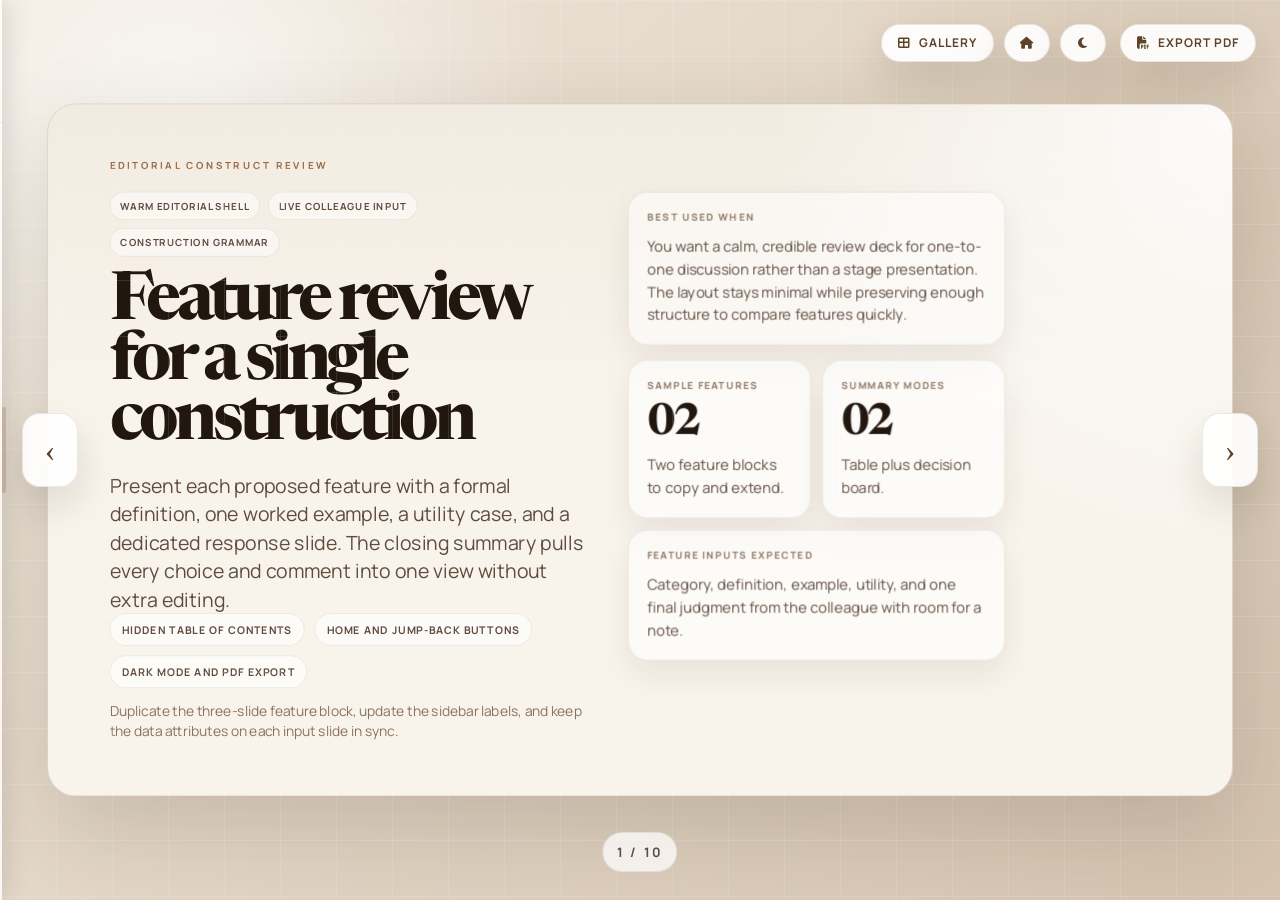
<file: construct-feedback-template-editorial.html>
<!doctype html>
<html lang="en">
  <head>
    <meta charset="UTF-8" />
    <meta name="viewport" content="width=device-width, initial-scale=1.0" />
    <title>Construct Feedback Template Editorial</title>
    <link rel="preconnect" href="https://fonts.googleapis.com" />
    <link rel="preconnect" href="https://fonts.gstatic.com" crossorigin />
    <link
      href="https://fonts.googleapis.com/css2?family=Manrope:wght@400;500;600;700&family=Newsreader:opsz,wght@6..72,500;6..72,700&display=swap"
      rel="stylesheet"
    />
    <link
      rel="stylesheet"
      href="https://cdnjs.cloudflare.com/ajax/libs/font-awesome/6.5.1/css/all.min.css"
    />
    <link rel="stylesheet" href="presentation-feedback-base.css" />

    <style>
      body.template-editorial[data-theme="light"] {
        --font-display: "Newsreader", serif;
        --font-body: "Manrope", sans-serif;
        --font-ui: "Manrope", sans-serif;
        --page-bg: #e7ddd0;
        --page-backdrop:
          radial-gradient(circle at 14% 14%, rgba(255, 255, 255, 0.72), transparent 28%),
          radial-gradient(circle at 88% 16%, rgba(171, 140, 102, 0.18), transparent 24%),
          linear-gradient(135deg, #efe7db 0%, #d5c3af 100%);
        --page-grid:
          linear-gradient(rgba(255, 255, 255, 0.16) 1px, transparent 1px),
          linear-gradient(90deg, rgba(255, 255, 255, 0.14) 1px, transparent 1px);
        --page-grid-size: 56px 56px;
        --slide-bg: #f8f3eb;
        --slide-border: rgba(92, 67, 44, 0.16);
        --slide-shadow: 0 34px 96px rgba(44, 31, 20, 0.16);
        --slide-overlay:
          radial-gradient(circle at top right, rgba(255, 255, 255, 0.82), transparent 34%),
          linear-gradient(180deg, rgba(170, 140, 110, 0.08), transparent 42%);
        --panel-bg: rgba(255, 255, 255, 0.64);
        --panel-bg-muted: rgba(255, 255, 255, 0.5);
        --panel-border: rgba(92, 67, 44, 0.1);
        --panel-shadow: 0 18px 40px rgba(44, 31, 20, 0.08);
        --text-primary: #21170f;
        --text-secondary: #5f4c3f;
        --text-muted: #8b725c;
        --accent: #9b6841;
        --accent-strong: #6f4829;
        --accent-soft: #ebdbc8;
        --control-bg: rgba(255, 255, 255, 0.92);
        --control-border: rgba(92, 67, 44, 0.12);
        --control-text: #5d432a;
        --control-shadow: 0 18px 38px rgba(44, 31, 20, 0.12);
        --control-hover-bg: #ffffff;
        --choice-bg: rgba(255, 255, 255, 0.78);
        --choice-border: rgba(92, 67, 44, 0.1);
        --choice-active-bg: rgba(235, 219, 200, 0.7);
        --choice-active-border: rgba(155, 104, 65, 0.42);
        --choice-active-shadow: 0 14px 30px rgba(155, 104, 65, 0.14);
        --input-bg: rgba(255, 255, 255, 0.86);
        --input-border: rgba(92, 67, 44, 0.12);
        --table-header-bg: rgba(235, 219, 200, 0.5);
        --table-row-border: rgba(92, 67, 44, 0.08);
        --table-row-alt: rgba(255, 255, 255, 0.32);
        --lane-bg: rgba(255, 255, 255, 0.54);
        --lane-border: rgba(92, 67, 44, 0.08);
      }

      body.template-editorial[data-theme="dark"] {
        --font-display: "Newsreader", serif;
        --font-body: "Manrope", sans-serif;
        --font-ui: "Manrope", sans-serif;
        --page-bg: #181310;
        --page-backdrop:
          radial-gradient(circle at 18% 14%, rgba(214, 170, 123, 0.12), transparent 26%),
          radial-gradient(circle at 86% 12%, rgba(255, 255, 255, 0.04), transparent 18%),
          linear-gradient(135deg, #171210 0%, #251b16 100%);
        --page-grid:
          linear-gradient(rgba(255, 244, 231, 0.05) 1px, transparent 1px),
          linear-gradient(90deg, rgba(255, 244, 231, 0.05) 1px, transparent 1px);
        --slide-bg: #211915;
        --slide-border: rgba(236, 209, 175, 0.12);
        --slide-shadow: 0 30px 90px rgba(0, 0, 0, 0.42);
        --slide-overlay:
          radial-gradient(circle at top right, rgba(236, 209, 175, 0.1), transparent 34%),
          linear-gradient(180deg, rgba(255, 255, 255, 0.02), transparent 42%);
        --panel-bg: rgba(48, 37, 30, 0.76);
        --panel-bg-muted: rgba(40, 31, 26, 0.72);
        --panel-border: rgba(236, 209, 175, 0.1);
        --panel-shadow: 0 18px 40px rgba(0, 0, 0, 0.24);
        --text-primary: #f6eadc;
        --text-secondary: #d3c0ad;
        --text-muted: #a88f79;
        --accent: #e0b788;
        --accent-strong: #f3cc9f;
        --accent-soft: rgba(224, 183, 136, 0.14);
        --control-bg: rgba(36, 28, 23, 0.92);
        --control-border: rgba(236, 209, 175, 0.14);
        --control-text: #f2ddc6;
        --control-shadow: 0 18px 40px rgba(0, 0, 0, 0.34);
        --control-hover-bg: rgba(44, 35, 29, 0.96);
        --choice-bg: rgba(36, 28, 23, 0.88);
        --choice-border: rgba(236, 209, 175, 0.12);
        --choice-active-bg: rgba(79, 58, 40, 0.78);
        --choice-active-border: rgba(224, 183, 136, 0.44);
        --choice-active-shadow: 0 14px 30px rgba(0, 0, 0, 0.24);
        --input-bg: rgba(32, 25, 21, 0.92);
        --input-border: rgba(236, 209, 175, 0.12);
        --table-header-bg: rgba(79, 58, 40, 0.42);
        --table-row-border: rgba(236, 209, 175, 0.08);
        --table-row-alt: rgba(255, 255, 255, 0.02);
        --lane-bg: rgba(43, 33, 28, 0.78);
        --lane-border: rgba(236, 209, 175, 0.08);
        --status-valuable-bg: rgba(124, 182, 106, 0.18);
        --status-valuable-border: rgba(124, 182, 106, 0.3);
        --status-valuable-text: #c4efba;
        --status-not-sure-bg: rgba(217, 171, 89, 0.18);
        --status-not-sure-border: rgba(217, 171, 89, 0.28);
        --status-not-sure-text: #f7deb2;
        --status-not-useful-bg: rgba(196, 108, 108, 0.18);
        --status-not-useful-border: rgba(196, 108, 108, 0.28);
        --status-not-useful-text: #f4c2c2;
        --status-pending-bg: rgba(179, 165, 154, 0.14);
        --status-pending-border: rgba(179, 165, 154, 0.22);
        --status-pending-text: #dac9b9;
      }

      .template-editorial .slide-container {
        border-radius: 30px;
      }

      .template-editorial .panel,
      .template-editorial .sidebar-content {
        backdrop-filter: blur(10px);
        -webkit-backdrop-filter: blur(10px);
      }

      .template-editorial .cover-main {
        padding-right: 24px;
      }

      .template-editorial .cover-title {
        max-width: 760px;
      }

      .template-editorial .feature-title-wrap .slide-title {
        font-size: 50px;
      }

      .template-editorial .feature-review-grid .panel {
        padding: 20px;
      }

      .template-editorial .feature-review-grid .definition-statement {
        font-size: 28px;
        line-height: 1.14;
      }

      .template-editorial .feature-review-grid .example-quote {
        font-size: 30px;
        line-height: 1.14;
      }

      .template-editorial .roadmap-card:nth-child(1),
      .template-editorial .roadmap-card:nth-child(4) {
        background: rgba(255, 255, 255, 0.68);
      }

      .template-editorial .feedback-board-lane--valuable {
        background: linear-gradient(180deg, rgba(116, 147, 95, 0.14), transparent 100%), var(--lane-bg);
      }

      .template-editorial .feedback-board-lane--not-sure {
        background: linear-gradient(180deg, rgba(191, 140, 48, 0.14), transparent 100%), var(--lane-bg);
      }

      .template-editorial .feedback-board-lane--not-useful {
        background: linear-gradient(180deg, rgba(165, 89, 89, 0.14), transparent 100%), var(--lane-bg);
      }
    </style>
  </head>
  <body
    class="template-editorial"
    data-theme-storage-key="presentation-theme-editorial"
    data-feedback-storage-key="construct-feedback-editorial"
  >
    <nav class="sidebar-nav" id="sidebarNav">
      <div class="sidebar-content">
        <div class="sidebar-top">
          <div class="sidebar-top-row">
            <div class="sidebar-eyebrow">Contents</div>
            <button
              class="sidebar-pin-btn"
              id="sidebarPinBtn"
              type="button"
              onclick="toggleSidebarPin()"
              aria-label="Pin table of contents"
              aria-pressed="false"
            >
              <i class="fa-solid fa-thumbtack"></i>
            </button>
          </div>
          <div class="sidebar-current-section" id="sidebar-current-section">
            Overview
          </div>
          <div class="sidebar-current-title" id="sidebar-current-title">Cover</div>
        </div>

        <details class="sidebar-section" data-section-title="Overview" open>
          <summary class="sidebar-section-summary">
            <span class="sidebar-section-meta">
              <span class="sidebar-section-kicker">Set-up</span>
              <span class="sidebar-section-title">Overview</span>
            </span>
            <span class="sidebar-summary-right">
              <span class="sidebar-count">2</span>
              <i class="fa-solid fa-chevron-down sidebar-chevron"></i>
            </span>
          </summary>
          <div class="sidebar-section-items">
            <button class="sidebar-item" data-slide="0" onclick="goToSlide(0)" type="button">
              Cover
            </button>
            <button class="sidebar-item" data-slide="1" onclick="goToSlide(1)" type="button">
              Session flow
            </button>
          </div>
        </details>

        <details class="sidebar-section" data-section-title="Feature 01">
          <summary class="sidebar-section-summary">
            <span class="sidebar-section-meta">
              <span class="sidebar-section-kicker">Feature block</span>
              <span class="sidebar-section-title">Anchor Slot Stability</span>
            </span>
            <span class="sidebar-summary-right">
              <span class="sidebar-count">3</span>
              <i class="fa-solid fa-chevron-down sidebar-chevron"></i>
            </span>
          </summary>
          <div class="sidebar-section-items">
            <button class="sidebar-item" data-slide="2" onclick="goToSlide(2)" type="button">
              Feature frame
            </button>
            <button class="sidebar-item" data-slide="3" onclick="goToSlide(3)" type="button">
              Review lens
            </button>
            <button class="sidebar-item" data-slide="4" onclick="goToSlide(4)" type="button">
              Colleague input
            </button>
          </div>
        </details>

        <details class="sidebar-section" data-section-title="Feature 02">
          <summary class="sidebar-section-summary">
            <span class="sidebar-section-meta">
              <span class="sidebar-section-kicker">Feature block</span>
              <span class="sidebar-section-title">Pragmatic Pressure Gradient</span>
            </span>
            <span class="sidebar-summary-right">
              <span class="sidebar-count">3</span>
              <i class="fa-solid fa-chevron-down sidebar-chevron"></i>
            </span>
          </summary>
          <div class="sidebar-section-items">
            <button class="sidebar-item" data-slide="5" onclick="goToSlide(5)" type="button">
              Feature frame
            </button>
            <button class="sidebar-item" data-slide="6" onclick="goToSlide(6)" type="button">
              Review lens
            </button>
            <button class="sidebar-item" data-slide="7" onclick="goToSlide(7)" type="button">
              Colleague input
            </button>
          </div>
        </details>

        <details class="sidebar-section" data-section-title="Summary">
          <summary class="sidebar-section-summary">
            <span class="sidebar-section-meta">
              <span class="sidebar-section-kicker">Wrap-up</span>
              <span class="sidebar-section-title">Decision summary</span>
            </span>
            <span class="sidebar-summary-right">
              <span class="sidebar-count">2</span>
              <i class="fa-solid fa-chevron-down sidebar-chevron"></i>
            </span>
          </summary>
          <div class="sidebar-section-items">
            <button class="sidebar-item" data-slide="8" onclick="goToSlide(8)" type="button">
              Table summary
            </button>
            <button class="sidebar-item" data-slide="9" onclick="goToSlide(9)" type="button">
              Decision board
            </button>
          </div>
        </details>
      </div>

      <button
        class="sidebar-handle"
        type="button"
        onclick="toggleSidebarPin()"
        aria-label="Toggle table of contents"
      ></button>
    </nav>

    <button
      class="top-action-btn history-back-btn"
      id="historyBackBtn"
      type="button"
      onclick="goBackInHistory()"
      aria-label="Go back to the previous jump source"
      title="Go back to the previous jump source"
      hidden
    >
      <i class="fa-solid fa-arrow-left"></i>
      Back
    </button>

    <a
      class="top-action-btn gallery-btn"
      id="galleryBtn"
      href="presentation-gallery.html"
      aria-label="Return to presentation gallery"
      title="Return to presentation gallery"
    >
      <i class="fa-solid fa-table-cells-large"></i>
      Gallery
    </a>

    <button
      class="top-action-btn home-btn"
      id="homeBtn"
      type="button"
      onclick="goToSlide(0)"
      aria-label="Go to first slide"
      title="Go to first slide"
    >
      <i class="fa-solid fa-house"></i>
    </button>

    <button
      class="top-action-btn theme-toggle-btn"
      id="themeToggleBtn"
      type="button"
      onclick="toggleTheme()"
      aria-label="Switch to dark theme"
      aria-pressed="false"
      title="Switch to dark theme"
    >
      <i class="fa-solid fa-moon"></i>
    </button>

    <button
      class="top-action-btn pdf-export-btn"
      id="pdfExportBtn"
      type="button"
      onclick="exportPresentationToPDF()"
      aria-label="Export presentation as PDF"
    >
      <i class="fa-solid fa-file-pdf"></i>
      Export PDF
    </button>

    <button class="nav-btn prev" onclick="changeSlide(-1)">&#8249;</button>

    <div class="slide-container" id="slide0">
      <div class="slide-kicker">Editorial Construct Review</div>
      <div class="cover-shell">
        <div class="cover-main">
          <div class="stack" style="gap: 22px">
            <div class="tag-row">
              <span class="tag">Warm editorial shell</span>
              <span class="tag">Live colleague input</span>
              <span class="tag">Construction grammar</span>
            </div>
            <h1 class="cover-title">Feature review for a single construction</h1>
            <p class="cover-copy">
              Present each proposed feature with a formal definition, one worked example,
              a utility case, and a dedicated response slide. The closing summary pulls
              every choice and comment into one view without extra editing.
            </p>
          </div>

          <div class="stack" style="gap: 16px">
            <div class="cover-pill-row">
              <span class="cover-pill">Hidden table of contents</span>
              <span class="cover-pill">Home and jump-back buttons</span>
              <span class="cover-pill">Dark mode and PDF export</span>
            </div>
            <div class="cover-meta">
              Duplicate the three-slide feature block, update the sidebar labels, and keep
              the data attributes on each input slide in sync.
            </div>
          </div>
        </div>

        <div class="cover-side">
          <div class="panel panel-muted">
            <div class="eyebrow">Best used when</div>
            <div class="body-copy">
              You want a calm, credible review deck for one-to-one discussion rather than a
              stage presentation. The layout stays minimal while preserving enough structure
              to compare features quickly.
            </div>
          </div>

          <div class="metric-grid">
            <div class="panel metric-card">
              <div class="metric-label">Sample features</div>
              <div class="metric-value">02</div>
              <div class="body-copy">Two feature blocks to copy and extend.</div>
            </div>

            <div class="panel metric-card">
              <div class="metric-label">Summary modes</div>
              <div class="metric-value">02</div>
              <div class="body-copy">Table plus decision board.</div>
            </div>

            <div class="panel metric-card span-2">
              <div class="metric-label">Feature inputs expected</div>
              <div class="body-copy">
                Category, definition, example, utility, and one final judgment from the
                colleague with room for a note.
              </div>
            </div>
          </div>
        </div>
      </div>
    </div>

    <div class="slide-container" id="slide1">
      <div class="slide-kicker">Session Map</div>
      <h2 class="slide-title">A simple review rhythm</h2>
      <p class="slide-lead">
        Each feature gets the same conversation pattern: orient, ground with evidence,
        record judgment, then compare all recorded judgments at the end.
      </p>

      <div class="roadmap-grid">
        <div class="panel roadmap-card">
          <div class="roadmap-step">01</div>
          <div class="stack">
            <div class="roadmap-title">Introduce the candidate feature</div>
            <div class="roadmap-copy">
              Name the feature, state the category, and define what part of the construction
              it captures.
            </div>
          </div>
        </div>

        <div class="panel roadmap-card">
          <div class="roadmap-step">02</div>
          <div class="stack">
            <div class="roadmap-title">Show evidence and utility</div>
            <div class="roadmap-copy">
              Pair the definition with an example and the concrete analytic gain you expect.
            </div>
          </div>
        </div>

        <div class="panel roadmap-card">
          <div class="roadmap-step">03</div>
          <div class="stack">
            <div class="roadmap-title">Collect a decision</div>
            <div class="roadmap-copy">
              Use the dedicated feedback slide to capture a binary-leaning judgment plus one
              comment field.
            </div>
          </div>
        </div>

        <div class="panel roadmap-card">
          <div class="roadmap-step">04</div>
          <div class="stack">
            <div class="roadmap-title">Review all decisions together</div>
            <div class="roadmap-copy">
              The last two slides provide a table and a grouped board so you can scan the
              full discussion in one pass.
            </div>
          </div>
        </div>
      </div>

      <div class="note-strip">
        <i class="fa-solid fa-circle-info"></i>
        <div class="body-copy">
          To add more features, duplicate slides 2 to 4, then update the sidebar buttons and
          the <strong>data-feature-*</strong> values on the new feedback form.
        </div>
      </div>
    </div>

    <div class="slide-container" id="slide2">
      <div class="slide-kicker">Feature 01 / Form</div>
      <div class="feature-header">
        <div class="feature-title-wrap stack" style="gap: 14px">
          <h2 class="slide-title">Anchor slot stability</h2>
          <p class="slide-lead">
            A form-side feature about whether a construction keeps one stable anchor slot
            across related realizations.
          </p>
        </div>

        <div class="tag-row">
          <span class="tag">Category: Form</span>
        </div>
      </div>

      <div class="feature-review-grid">
        <div class="stack">
          <div class="panel">
            <div class="eyebrow">Working definition</div>
            <div class="definition-statement">
              The construction preserves one privileged slot that stays stable enough to anchor
              recognition and indexing.
            </div>
          </div>

          <div class="panel panel-muted">
            <div class="eyebrow">Example</div>
            <div class="example-quote">"the X-er, the Y-er" keeps its comparative spine visible</div>
            <div class="example-caption">
              The lexical fillers vary, but the comparative scaffold stays recognizable.
            </div>
          </div>
        </div>

        <div class="stack">
          <div class="panel">
            <div class="eyebrow">Why discuss it</div>
            <div class="body-copy">
              For review purposes, this feature only needs to earn one claim: that it helps
              separate stable frame cues from looser paraphrase families.
            </div>
          </div>

          <div class="panel panel-muted">
            <div class="eyebrow">What I want to know</div>
            <ul class="feature-review-list">
              <li><strong>Analytic gain</strong>Does it change how you group related constructions?</li>
              <li><strong>Boundary</strong>Would you still need it once lexical fixation is already described?</li>
            </ul>
          </div>
        </div>
      </div>
    </div>

    <div class="slide-container" id="slide3">
      <div class="slide-kicker">Feature 01 / Review lens</div>
      <h2 class="slide-title">What we actually need to decide</h2>
      <div class="feature-review-grid">
        <div class="panel">
          <div class="eyebrow">Keep it if</div>
          <ul class="feature-review-list">
            <li><strong>Contrast</strong>It makes a visible difference in how two close patterns are compared.</li>
            <li><strong>Retrieval</strong>It gives you one cue you would actually search or annotate for.</li>
            <li><strong>Teaching value</strong>It helps explain why speakers still recognize the pattern across variation.</li>
          </ul>
        </div>

        <div class="stack">
          <div class="panel panel-muted">
            <div class="eyebrow">Main concern</div>
            <div class="body-copy">
              The feature may collapse into general lexical fixation unless the anchor slot does
              real comparative work.
            </div>
          </div>

          <div class="panel">
            <div class="eyebrow">Reviewer prompt</div>
            <div class="feedback-prompt-quote">
              “Does this feature let you see a contrast that would otherwise stay hidden?”
            </div>
          </div>
        </div>
      </div>
    </div>

    <div class="slide-container" id="slide4">
      <div class="slide-kicker">Feature 01 / Input</div>
      <div class="feedback-layout">
        <div class="panel feedback-prompt">
          <div class="stack">
            <div class="eyebrow">Discussion focus</div>
            <div class="feedback-question">Is anchor slot stability worth keeping as a feature?</div>
            <div class="body-copy">
              Focus the judgment on usefulness for analysis and communication, not on final naming.
            </div>
          </div>

          <div class="stack">
            <div class="feedback-prompt-quote">
              “Would this help you distinguish constructions in practice, or is it already implied elsewhere?”
            </div>
            <div class="note-strip">
              <i class="fa-solid fa-pen"></i>
              <div class="body-copy">
                Comments can capture alternative wording, missing evidence, or a boundary case to revisit.
              </div>
            </div>
          </div>
        </div>

        <form
          class="panel feature-review-form"
          data-feedback-form
          data-feature-key="anchor-slot-stability"
          data-feature-title="Anchor slot stability"
          data-feature-category="Form"
          data-feature-definition="Stable privileged slot across related realizations"
          data-feature-utility="Improves recognition and indexing of formally anchored constructions"
        >
          <div class="feedback-options">
            <div class="feedback-option">
              <input id="editorial-anchor-valuable" type="radio" name="editorial-anchor" value="valuable" />
              <label class="feedback-choice-card" for="editorial-anchor-valuable">
                <span class="feedback-choice-title">Valuable</span>
                <span class="feedback-choice-copy">Keep it. The feature adds a real analytic distinction.</span>
                <span class="feedback-choice-foot">Best when the cue supports comparison and retrieval.</span>
              </label>
            </div>

            <div class="feedback-option">
              <input id="editorial-anchor-not-useful" type="radio" name="editorial-anchor" value="not useful" />
              <label class="feedback-choice-card" for="editorial-anchor-not-useful">
                <span class="feedback-choice-title">Not useful</span>
                <span class="feedback-choice-copy">Drop or merge it. The distinction is redundant or too weak.</span>
                <span class="feedback-choice-foot">Best when another feature already captures the same signal.</span>
              </label>
            </div>

            <div class="feedback-option">
              <input id="editorial-anchor-not-sure" type="radio" name="editorial-anchor" value="not sure" />
              <label class="feedback-choice-card" for="editorial-anchor-not-sure">
                <span class="feedback-choice-title">Not sure</span>
                <span class="feedback-choice-copy">Promising, but it needs sharper evidence or phrasing.</span>
                <span class="feedback-choice-foot">Use this when the intuition is right but the current framing is not.</span>
              </label>
            </div>
          </div>

          <div class="stack">
            <label class="feedback-comment-label" for="editorial-anchor-comment">Comment</label>
            <textarea
              class="feedback-comment-area"
              id="editorial-anchor-comment"
              data-feedback-comment
              placeholder="Add one note, missing example, or alternative phrasing."
            ></textarea>
          </div>

          <div class="feedback-form-footer">
            <div class="feedback-live-status">
              <span class="feedback-status-pill feedback-live-pill">
                <span data-feedback-choice-output>Pending</span>
              </span>
              <span class="feedback-caption" data-feedback-comment-output>No comment yet</span>
            </div>
            <span class="feedback-caption">Saved locally while the page stays open or reloads.</span>
          </div>
        </form>
      </div>
    </div>

    <div class="slide-container" id="slide5">
      <div class="slide-kicker">Feature 02 / Meaning</div>
      <div class="feature-header">
        <div class="feature-title-wrap stack" style="gap: 14px">
          <h2 class="slide-title">Pragmatic pressure gradient</h2>
          <p class="slide-lead">
            A meaning-side feature about how strongly the construction invites urgency,
            insistence, or social pressure.
          </p>
        </div>

        <div class="tag-row">
          <span class="tag">Category: Meaning</span>
        </div>
      </div>

      <div class="feature-review-grid">
        <div class="stack">
          <div class="panel">
            <div class="eyebrow">Working definition</div>
            <div class="definition-statement">
              The construction encodes a graded expectation that the utterance should be taken
              as pressure-bearing rather than neutral.
            </div>
          </div>

          <div class="panel panel-muted">
            <div class="eyebrow">Example</div>
            <div class="example-quote">"You really ought to at least have told me."</div>
            <div class="example-caption">
              The construction frames the proposition as carrying social pressure, not only content.
            </div>
          </div>
        </div>

        <div class="stack">
          <div class="panel">
            <div class="eyebrow">Why discuss it</div>
            <div class="body-copy">
              This feature is only worth keeping if it names a stable meaning contrast rather than
              general discourse coloring.
            </div>
          </div>

          <div class="panel panel-muted">
            <div class="eyebrow">What I want to know</div>
            <ul class="feature-review-list">
              <li><strong>Stability</strong>Does the pressure component stay visible across multiple examples?</li>
              <li><strong>Overlap</strong>Where does this stop and a speech-act or stance label begin?</li>
            </ul>
          </div>
        </div>
      </div>
    </div>

    <div class="slide-container" id="slide6">
      <div class="slide-kicker">Feature 02 / Review lens</div>
      <h2 class="slide-title">What would justify keeping it</h2>
      <div class="feature-review-grid">
        <div class="panel">
          <div class="eyebrow">Keep it if</div>
          <ul class="feature-review-list">
            <li><strong>Meaning contrast</strong>It explains why close paraphrases still differ in felt force.</li>
            <li><strong>Comparative gain</strong>It lets you compare sibling constructions more clearly.</li>
            <li><strong>Repeatability</strong>You can point to stable examples rather than one-off contextual effects.</li>
          </ul>
        </div>

        <div class="stack">
          <div class="panel panel-muted">
            <div class="eyebrow">Main concern</div>
            <div class="body-copy">
              If the definition keeps absorbing stance, modality, and speech-act language at once,
              the feature is too broad to survive.
            </div>
          </div>

          <div class="panel">
            <div class="eyebrow">Reviewer prompt</div>
            <div class="feedback-prompt-quote">
              “Do you see stable pragmatic pressure here, or only context-specific interpretation?”
            </div>
          </div>
        </div>
      </div>
    </div>

    <div class="slide-container" id="slide7">
      <div class="slide-kicker">Feature 02 / Input</div>
      <div class="feedback-layout">
        <div class="panel feedback-prompt">
          <div class="stack">
            <div class="eyebrow">Discussion focus</div>
            <div class="feedback-question">Is pragmatic pressure gradient worth keeping as a feature?</div>
            <div class="body-copy">
              Treat this as a question about analytical usefulness and definitional discipline.
            </div>
          </div>

          <div class="stack">
            <div class="feedback-prompt-quote">
              “Would this feature produce repeatable judgments, or does it remain too dependent on context?”
            </div>
            <div class="note-strip">
              <i class="fa-solid fa-feather"></i>
              <div class="body-copy">
                Use the note field for one counterexample or one better label if you have it.
              </div>
            </div>
          </div>
        </div>

        <form
          class="panel feature-review-form"
          data-feedback-form
          data-feature-key="pragmatic-pressure-gradient"
          data-feature-title="Pragmatic pressure gradient"
          data-feature-category="Meaning"
          data-feature-definition="Graded expectation of social or interpretive pressure"
          data-feature-utility="Distinguishes neutral description from pressure-bearing formulations"
        >
          <div class="feedback-options">
            <div class="feedback-option">
              <input id="editorial-pressure-valuable" type="radio" name="editorial-pressure" value="valuable" />
              <label class="feedback-choice-card" for="editorial-pressure-valuable">
                <span class="feedback-choice-title">Valuable</span>
                <span class="feedback-choice-copy">Keep it. The feature reveals a durable meaning contrast.</span>
                <span class="feedback-choice-foot">Best when examples consistently show pressure-bearing force.</span>
              </label>
            </div>

            <div class="feedback-option">
              <input id="editorial-pressure-not-useful" type="radio" name="editorial-pressure" value="not useful" />
              <label class="feedback-choice-card" for="editorial-pressure-not-useful">
                <span class="feedback-choice-title">Not useful</span>
                <span class="feedback-choice-copy">Drop or merge it. The feature duplicates discourse commentary.</span>
                <span class="feedback-choice-foot">Best when the signal stays too context-bound to operationalize.</span>
              </label>
            </div>

            <div class="feedback-option">
              <input id="editorial-pressure-not-sure" type="radio" name="editorial-pressure" value="not sure" />
              <label class="feedback-choice-card" for="editorial-pressure-not-sure">
                <span class="feedback-choice-title">Not sure</span>
                <span class="feedback-choice-copy">Potentially useful, but the scope or evidence still needs work.</span>
                <span class="feedback-choice-foot">Use this when the insight seems right but the formulation stays loose.</span>
              </label>
            </div>
          </div>

          <div class="stack">
            <label class="feedback-comment-label" for="editorial-pressure-comment">Comment</label>
            <textarea
              class="feedback-comment-area"
              id="editorial-pressure-comment"
              data-feedback-comment
              placeholder="Add one concern, example, or revised definition."
            ></textarea>
          </div>

          <div class="feedback-form-footer">
            <div class="feedback-live-status">
              <span class="feedback-status-pill feedback-live-pill">
                <span data-feedback-choice-output>Pending</span>
              </span>
              <span class="feedback-caption" data-feedback-comment-output>No comment yet</span>
            </div>
            <span class="feedback-caption">Saved locally while the page stays open or reloads.</span>
          </div>
        </form>
      </div>
    </div>

    <div class="slide-container" id="slide8">
      <div class="summary-toolbar">
        <div class="stack" style="gap: 10px">
          <div class="slide-kicker">Summary / Table</div>
          <h2 class="slide-title">Everything recorded in one table</h2>
        </div>

        <div class="feedback-mini-stats" data-feedback-stats></div>

        <button class="inline-action-btn" type="button" onclick="resetFeatureFeedback()">
          <i class="fa-solid fa-rotate-left"></i>
          Reset notes
        </button>
      </div>

      <div class="feedback-summary-table-shell">
        <table class="feedback-summary-table">
          <thead>
            <tr>
              <th>Feature</th>
              <th>Category</th>
              <th>Opinion</th>
              <th>Comment</th>
              <th>Jump</th>
            </tr>
          </thead>
          <tbody data-feedback-table-body></tbody>
        </table>
      </div>
    </div>

    <div class="slide-container" id="slide9">
      <div class="summary-toolbar">
        <div class="stack" style="gap: 10px">
          <div class="slide-kicker">Summary / Board</div>
          <h2 class="slide-title">A grouped decision board for fast scanning</h2>
        </div>

        <div class="cover-meta">
          Click any card to jump back to the original input slide, then use Back to return here.
        </div>
      </div>

      <div class="feedback-board" data-feedback-board></div>
    </div>

    <button class="nav-btn next" onclick="changeSlide(1)">&#8250;</button>
    <div class="slide-counter" id="slide-counter"></div>

    <script src="presentation-feedback-engine.js" defer></script>
  </body>
</html>
</file>
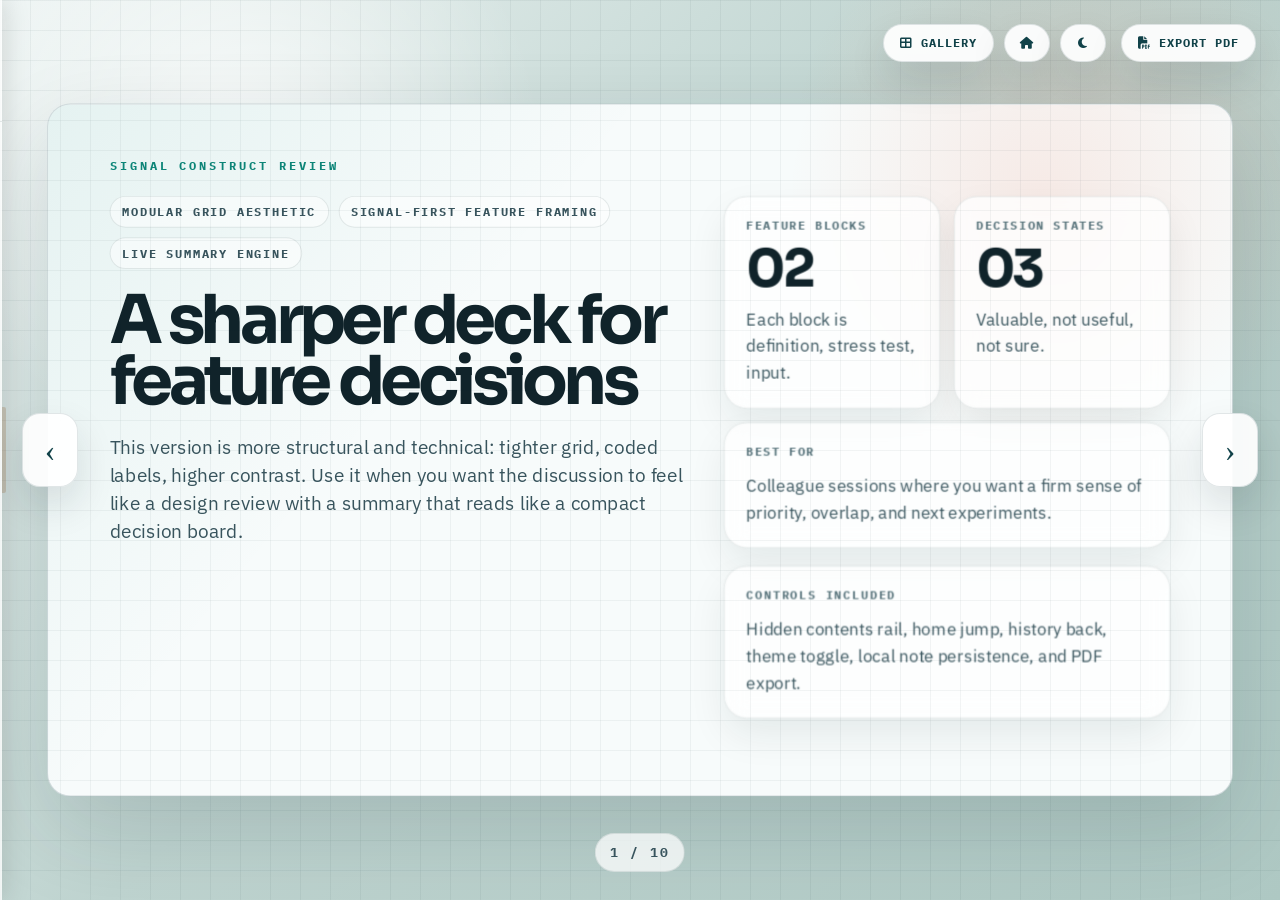
<file: construct-feedback-template-signal.html>
<!doctype html>
<html lang="en">
  <head>
    <meta charset="UTF-8" />
    <meta name="viewport" content="width=device-width, initial-scale=1.0" />
    <title>Construct Feedback Template Signal</title>
    <link rel="preconnect" href="https://fonts.googleapis.com" />
    <link rel="preconnect" href="https://fonts.gstatic.com" crossorigin />
    <link
      href="https://fonts.googleapis.com/css2?family=IBM+Plex+Mono:wght@500;600&family=IBM+Plex+Sans:wght@400;500;600&family=Sora:wght@400;600;700;800&display=swap"
      rel="stylesheet"
    />
    <link
      rel="stylesheet"
      href="https://cdnjs.cloudflare.com/ajax/libs/font-awesome/6.5.1/css/all.min.css"
    />
    <link rel="stylesheet" href="presentation-feedback-base.css" />

    <style>
      body.template-signal[data-theme="light"] {
        --font-display: "Sora", sans-serif;
        --font-body: "IBM Plex Sans", sans-serif;
        --font-ui: "IBM Plex Mono", monospace;
        --page-bg: #dfe9e9;
        --page-backdrop:
          radial-gradient(circle at 18% 16%, rgba(255, 255, 255, 0.78), transparent 24%),
          radial-gradient(circle at 84% 18%, rgba(240, 108, 73, 0.14), transparent 22%),
          linear-gradient(135deg, #edf4f3 0%, #bfd4d0 46%, #aec8c3 100%);
        --page-grid:
          linear-gradient(rgba(15, 42, 49, 0.06) 1px, transparent 1px),
          linear-gradient(90deg, rgba(15, 42, 49, 0.06) 1px, transparent 1px);
        --page-grid-size: 30px 30px;
        --slide-bg: #f7fbfb;
        --slide-border: rgba(11, 48, 56, 0.16);
        --slide-shadow: 0 34px 94px rgba(17, 35, 40, 0.14);
        --slide-overlay:
          linear-gradient(130deg, rgba(14, 138, 124, 0.08), transparent 34%),
          radial-gradient(circle at 84% 14%, rgba(240, 108, 73, 0.12), transparent 22%);
        --panel-bg: rgba(255, 255, 255, 0.76);
        --panel-bg-muted: rgba(255, 255, 255, 0.58);
        --panel-border: rgba(11, 48, 56, 0.1);
        --panel-shadow: 0 18px 40px rgba(17, 35, 40, 0.08);
        --text-primary: #10232a;
        --text-secondary: #38545d;
        --text-muted: #56727a;
        --accent: #0d8578;
        --accent-strong: #0a5950;
        --accent-soft: #d8f0eb;
        --control-bg: rgba(255, 255, 255, 0.92);
        --control-border: rgba(11, 48, 56, 0.12);
        --control-text: #114249;
        --control-shadow: 0 18px 38px rgba(17, 35, 40, 0.12);
        --control-hover-bg: #ffffff;
        --choice-bg: rgba(255, 255, 255, 0.82);
        --choice-border: rgba(11, 48, 56, 0.1);
        --choice-active-bg: rgba(216, 240, 235, 0.76);
        --choice-active-border: rgba(13, 133, 120, 0.42);
        --choice-active-shadow: 0 14px 30px rgba(13, 133, 120, 0.12);
        --input-bg: rgba(255, 255, 255, 0.92);
        --input-border: rgba(11, 48, 56, 0.12);
        --table-header-bg: rgba(216, 240, 235, 0.6);
        --table-row-border: rgba(11, 48, 56, 0.08);
        --table-row-alt: rgba(255, 255, 255, 0.4);
        --lane-bg: rgba(255, 255, 255, 0.58);
        --lane-border: rgba(11, 48, 56, 0.08);
        --status-valuable-bg: rgba(13, 133, 120, 0.16);
        --status-valuable-border: rgba(13, 133, 120, 0.26);
        --status-valuable-text: #0d5f55;
        --status-not-sure-bg: rgba(220, 152, 78, 0.16);
        --status-not-sure-border: rgba(220, 152, 78, 0.24);
        --status-not-sure-text: #8c5414;
        --status-not-useful-bg: rgba(213, 96, 75, 0.16);
        --status-not-useful-border: rgba(213, 96, 75, 0.24);
        --status-not-useful-text: #8a3021;
      }

      body.template-signal[data-theme="dark"] {
        --font-display: "Sora", sans-serif;
        --font-body: "IBM Plex Sans", sans-serif;
        --font-ui: "IBM Plex Mono", monospace;
        --page-bg: #0b1417;
        --page-backdrop:
          radial-gradient(circle at 18% 16%, rgba(17, 189, 167, 0.12), transparent 22%),
          radial-gradient(circle at 86% 18%, rgba(240, 108, 73, 0.1), transparent 20%),
          linear-gradient(135deg, #091114 0%, #122126 54%, #162f33 100%);
        --page-grid:
          linear-gradient(rgba(196, 233, 230, 0.05) 1px, transparent 1px),
          linear-gradient(90deg, rgba(196, 233, 230, 0.05) 1px, transparent 1px);
        --slide-bg: #101a1e;
        --slide-border: rgba(190, 234, 227, 0.12);
        --slide-shadow: 0 32px 96px rgba(0, 0, 0, 0.46);
        --slide-overlay:
          linear-gradient(130deg, rgba(17, 189, 167, 0.1), transparent 34%),
          radial-gradient(circle at 84% 14%, rgba(240, 108, 73, 0.1), transparent 22%);
        --panel-bg: rgba(20, 32, 36, 0.82);
        --panel-bg-muted: rgba(16, 26, 30, 0.74);
        --panel-border: rgba(190, 234, 227, 0.1);
        --panel-shadow: 0 18px 40px rgba(0, 0, 0, 0.26);
        --text-primary: #edf7f6;
        --text-secondary: #b8d1cd;
        --text-muted: #86a7a2;
        --accent: #31d2c0;
        --accent-strong: #7de8dc;
        --accent-soft: rgba(49, 210, 192, 0.14);
        --control-bg: rgba(14, 24, 28, 0.92);
        --control-border: rgba(190, 234, 227, 0.14);
        --control-text: #def5f2;
        --control-shadow: 0 18px 40px rgba(0, 0, 0, 0.34);
        --control-hover-bg: rgba(21, 34, 38, 0.96);
        --choice-bg: rgba(14, 24, 28, 0.88);
        --choice-border: rgba(190, 234, 227, 0.12);
        --choice-active-bg: rgba(16, 57, 61, 0.82);
        --choice-active-border: rgba(49, 210, 192, 0.42);
        --choice-active-shadow: 0 14px 30px rgba(0, 0, 0, 0.26);
        --input-bg: rgba(11, 20, 23, 0.92);
        --input-border: rgba(190, 234, 227, 0.12);
        --table-header-bg: rgba(16, 57, 61, 0.52);
        --table-row-border: rgba(190, 234, 227, 0.08);
        --table-row-alt: rgba(255, 255, 255, 0.02);
        --lane-bg: rgba(18, 29, 33, 0.82);
        --lane-border: rgba(190, 234, 227, 0.08);
        --status-valuable-bg: rgba(49, 210, 192, 0.18);
        --status-valuable-border: rgba(49, 210, 192, 0.28);
        --status-valuable-text: #bff4ed;
        --status-not-sure-bg: rgba(220, 152, 78, 0.18);
        --status-not-sure-border: rgba(220, 152, 78, 0.28);
        --status-not-sure-text: #f4ddb9;
        --status-not-useful-bg: rgba(213, 96, 75, 0.18);
        --status-not-useful-border: rgba(213, 96, 75, 0.28);
        --status-not-useful-text: #f4c2b8;
        --status-pending-bg: rgba(134, 167, 162, 0.14);
        --status-pending-border: rgba(134, 167, 162, 0.2);
        --status-pending-text: #c3d9d5;
      }

      .template-signal .slide-container {
        border-radius: 24px;
      }

      .template-signal .panel,
      .template-signal .sidebar-content {
        backdrop-filter: blur(12px);
        -webkit-backdrop-filter: blur(12px);
      }

      .template-signal .cover-title {
        font-size: 70px;
        max-width: 680px;
      }

      .template-signal .cover-copy {
        font-size: 20px;
        max-width: 700px;
      }

      .template-signal .cover-main {
        gap: 20px;
      }

      .template-signal .cover-pill,
      .template-signal .tag,
      .template-signal .feedback-status-pill,
      .template-signal .feedback-jump-btn,
      .template-signal .inline-action-btn {
        letter-spacing: 0.18em;
      }

      .template-signal .roadmap-card {
        overflow: hidden;
        position: relative;
      }

      .template-signal .roadmap-card::after {
        background: linear-gradient(135deg, transparent 0%, rgba(13, 133, 120, 0.12) 100%);
        content: "";
        inset: auto -28px -28px auto;
        position: absolute;
        width: 140px;
        height: 140px;
        border-radius: 50%;
      }

      .template-signal .feature-grid {
        grid-template-columns: minmax(0, 0.92fr) minmax(0, 1.08fr);
      }

      .template-signal .feedback-board-lane--valuable {
        background: linear-gradient(180deg, rgba(13, 133, 120, 0.16), transparent 100%), var(--lane-bg);
      }

      .template-signal .feedback-board-lane--not-sure {
        background: linear-gradient(180deg, rgba(220, 152, 78, 0.16), transparent 100%), var(--lane-bg);
      }

      .template-signal .feedback-board-lane--not-useful {
        background: linear-gradient(180deg, rgba(213, 96, 75, 0.16), transparent 100%), var(--lane-bg);
      }
    </style>
  </head>
  <body
    class="template-signal"
    data-theme-storage-key="presentation-theme-signal"
    data-feedback-storage-key="construct-feedback-signal"
  >
    <nav class="sidebar-nav" id="sidebarNav">
      <div class="sidebar-content">
        <div class="sidebar-top">
          <div class="sidebar-top-row">
            <div class="sidebar-eyebrow">Contents</div>
            <button
              class="sidebar-pin-btn"
              id="sidebarPinBtn"
              type="button"
              onclick="toggleSidebarPin()"
              aria-label="Pin table of contents"
              aria-pressed="false"
            >
              <i class="fa-solid fa-thumbtack"></i>
            </button>
          </div>
          <div class="sidebar-current-section" id="sidebar-current-section">
            Overview
          </div>
          <div class="sidebar-current-title" id="sidebar-current-title">Cover</div>
        </div>

        <details class="sidebar-section" data-section-title="Overview" open>
          <summary class="sidebar-section-summary">
            <span class="sidebar-section-meta">
              <span class="sidebar-section-kicker">Set-up</span>
              <span class="sidebar-section-title">Overview</span>
            </span>
            <span class="sidebar-summary-right">
              <span class="sidebar-count">2</span>
              <i class="fa-solid fa-chevron-down sidebar-chevron"></i>
            </span>
          </summary>
          <div class="sidebar-section-items">
            <button class="sidebar-item" data-slide="0" onclick="goToSlide(0)" type="button">
              Cover
            </button>
            <button class="sidebar-item" data-slide="1" onclick="goToSlide(1)" type="button">
              Session logic
            </button>
          </div>
        </details>

        <details class="sidebar-section" data-section-title="Feature 01">
          <summary class="sidebar-section-summary">
            <span class="sidebar-section-meta">
              <span class="sidebar-section-kicker">Feature block</span>
              <span class="sidebar-section-title">Argument Linking Transparency</span>
            </span>
            <span class="sidebar-summary-right">
              <span class="sidebar-count">3</span>
              <i class="fa-solid fa-chevron-down sidebar-chevron"></i>
            </span>
          </summary>
          <div class="sidebar-section-items">
            <button class="sidebar-item" data-slide="2" onclick="goToSlide(2)" type="button">
              Signal frame
            </button>
            <button class="sidebar-item" data-slide="3" onclick="goToSlide(3)" type="button">
              Decision lens
            </button>
            <button class="sidebar-item" data-slide="4" onclick="goToSlide(4)" type="button">
              Colleague input
            </button>
          </div>
        </details>

        <details class="sidebar-section" data-section-title="Feature 02">
          <summary class="sidebar-section-summary">
            <span class="sidebar-section-meta">
              <span class="sidebar-section-kicker">Feature block</span>
              <span class="sidebar-section-title">Contextual Contrast Window</span>
            </span>
            <span class="sidebar-summary-right">
              <span class="sidebar-count">3</span>
              <i class="fa-solid fa-chevron-down sidebar-chevron"></i>
            </span>
          </summary>
          <div class="sidebar-section-items">
            <button class="sidebar-item" data-slide="5" onclick="goToSlide(5)" type="button">
              Signal frame
            </button>
            <button class="sidebar-item" data-slide="6" onclick="goToSlide(6)" type="button">
              Decision lens
            </button>
            <button class="sidebar-item" data-slide="7" onclick="goToSlide(7)" type="button">
              Colleague input
            </button>
          </div>
        </details>

        <details class="sidebar-section" data-section-title="Summary">
          <summary class="sidebar-section-summary">
            <span class="sidebar-section-meta">
              <span class="sidebar-section-kicker">Wrap-up</span>
              <span class="sidebar-section-title">Decision summary</span>
            </span>
            <span class="sidebar-summary-right">
              <span class="sidebar-count">2</span>
              <i class="fa-solid fa-chevron-down sidebar-chevron"></i>
            </span>
          </summary>
          <div class="sidebar-section-items">
            <button class="sidebar-item" data-slide="8" onclick="goToSlide(8)" type="button">
              Table summary
            </button>
            <button class="sidebar-item" data-slide="9" onclick="goToSlide(9)" type="button">
              Decision board
            </button>
          </div>
        </details>
      </div>

      <button
        class="sidebar-handle"
        type="button"
        onclick="toggleSidebarPin()"
        aria-label="Toggle table of contents"
      ></button>
    </nav>

    <button
      class="top-action-btn history-back-btn"
      id="historyBackBtn"
      type="button"
      onclick="goBackInHistory()"
      aria-label="Go back to the previous jump source"
      title="Go back to the previous jump source"
      hidden
    >
      <i class="fa-solid fa-arrow-left"></i>
      Back
    </button>

    <a
      class="top-action-btn gallery-btn"
      id="galleryBtn"
      href="presentation-gallery.html"
      aria-label="Return to presentation gallery"
      title="Return to presentation gallery"
    >
      <i class="fa-solid fa-table-cells-large"></i>
      Gallery
    </a>

    <button
      class="top-action-btn home-btn"
      id="homeBtn"
      type="button"
      onclick="goToSlide(0)"
      aria-label="Go to first slide"
      title="Go to first slide"
    >
      <i class="fa-solid fa-house"></i>
    </button>

    <button
      class="top-action-btn theme-toggle-btn"
      id="themeToggleBtn"
      type="button"
      onclick="toggleTheme()"
      aria-label="Switch to dark theme"
      aria-pressed="false"
      title="Switch to dark theme"
    >
      <i class="fa-solid fa-moon"></i>
    </button>

    <button
      class="top-action-btn pdf-export-btn"
      id="pdfExportBtn"
      type="button"
      onclick="exportPresentationToPDF()"
      aria-label="Export presentation as PDF"
    >
      <i class="fa-solid fa-file-pdf"></i>
      Export PDF
    </button>

    <button class="nav-btn prev" onclick="changeSlide(-1)">&#8249;</button>

    <div class="slide-container" id="slide0">
      <div class="slide-kicker">Signal Construct Review</div>
      <div class="cover-shell">
        <div class="cover-main">
          <div class="stack" style="gap: 22px">
            <div class="tag-row">
              <span class="tag">Modular grid aesthetic</span>
              <span class="tag">Signal-first feature framing</span>
              <span class="tag">Live summary engine</span>
            </div>
            <h1 class="cover-title">A sharper deck for feature decisions</h1>
            <p class="cover-copy">
              This version is more structural and technical: tighter grid, coded labels, higher
              contrast. Use it when you want the discussion to feel like a design review with a
              summary that reads like a compact decision board.
            </p>
          </div>

        </div>

        <div class="cover-side">
          <div class="metric-grid">
            <div class="panel metric-card">
              <div class="metric-label">Feature blocks</div>
              <div class="metric-value">02</div>
              <div class="body-copy">Each block is definition, stress test, input.</div>
            </div>
            <div class="panel metric-card">
              <div class="metric-label">Decision states</div>
              <div class="metric-value">03</div>
              <div class="body-copy">Valuable, not useful, not sure.</div>
            </div>
            <div class="panel metric-card span-2">
              <div class="metric-label">Best for</div>
              <div class="body-copy">
                Colleague sessions where you want a firm sense of priority, overlap, and next experiments.
              </div>
            </div>
          </div>

          <div class="panel">
            <div class="eyebrow">Controls included</div>
            <div class="body-copy">
              Hidden contents rail, home jump, history back, theme toggle, local note persistence, and PDF export.
            </div>
          </div>
        </div>
      </div>
    </div>

    <div class="slide-container" id="slide1">
      <div class="slide-kicker">Session Logic</div>
      <h2 class="slide-title">A template for stricter review conversations</h2>
      <p class="slide-lead">
        The deck assumes each candidate feature should survive a fast but disciplined stress test:
        signal, boundary, decision, then aggregate view.
      </p>

      <div class="roadmap-grid">
        <div class="panel roadmap-card">
          <div class="roadmap-step">01</div>
          <div class="stack">
            <div class="roadmap-title">Define the signal</div>
            <div class="roadmap-copy">
              Describe what observable contrast the feature is supposed to encode.
            </div>
          </div>
        </div>

        <div class="panel roadmap-card">
          <div class="roadmap-step">02</div>
          <div class="stack">
            <div class="roadmap-title">Stress the boundaries</div>
            <div class="roadmap-copy">
              State where the feature should fail so it stays operational and not ornamental.
            </div>
          </div>
        </div>

        <div class="panel roadmap-card">
          <div class="roadmap-step">03</div>
          <div class="stack">
            <div class="roadmap-title">Record one judgment</div>
            <div class="roadmap-copy">
              Capture the colleague's decision and one short note in the same slide.
            </div>
          </div>
        </div>

        <div class="panel roadmap-card">
          <div class="roadmap-step">04</div>
          <div class="stack">
            <div class="roadmap-title">Compare the whole set</div>
            <div class="roadmap-copy">
              The summary slides show both row-level detail and lane-level priority at the end.
            </div>
          </div>
        </div>
      </div>

      <div class="note-strip">
        <i class="fa-solid fa-bolt"></i>
        <div class="body-copy">
          This template is intentionally more angular and coded. If the editorial deck feels too soft, use this one.
        </div>
      </div>
    </div>

    <div class="slide-container" id="slide2">
      <div class="slide-kicker">Feature 01 / Relational</div>
      <div class="feature-header">
        <div class="feature-title-wrap stack" style="gap: 14px">
          <h2 class="slide-title">Argument linking transparency</h2>
          <p class="slide-lead">
            A relational feature that measures how directly the construction exposes the mapping
            between participant roles and overt morphosyntactic positions.
          </p>
        </div>

        <div class="tag-row">
          <span class="tag">Category: Relational</span>
        </div>
      </div>

      <div class="feature-review-grid">
        <div class="stack">
          <div class="panel">
            <div class="eyebrow">Working definition</div>
            <div class="definition-statement">
              The construction reveals participant-role assignment with minimal inference, making
              the relational mapping inspectable from the overt pattern itself.
            </div>
          </div>

          <div class="panel panel-muted">
            <div class="eyebrow">Quick example</div>
            <div class="example-quote">"X gave Y Z" surfaces giver, recipient, and transferred entity directly.</div>
            <div class="example-caption">The mapping is legible without extra structural reconstruction.</div>
          </div>
        </div>

        <div class="stack">
          <div class="panel">
            <div class="eyebrow">Why it might deserve a slot</div>
            <div class="body-copy">
              If it survives review, this feature gives you a compact way to compare constructions
              that distribute the same roles with different degrees of overtness.
            </div>
          </div>

          <div class="panel panel-muted">
            <div class="eyebrow">What I want to know</div>
            <ul class="feature-review-list">
              <li><strong>Signal</strong>Is mapping visibility a contrast you actually use when comparing alternations?</li>
              <li><strong>Overlap risk</strong>Does the feature add anything beyond ordinary syntax description?</li>
              <li><strong>Decision test</strong>If it never changes the comparison, it should probably stay out.</li>
            </ul>
          </div>
        </div>
      </div>
    </div>

    <div class="slide-container" id="slide3">
      <div class="slide-kicker">Feature 01 / Decision lens</div>
      <h2 class="slide-title">Keep it only if the contrast is real</h2>
      <div class="feature-review-grid">
        <div class="panel">
          <div class="eyebrow">Keep it if</div>
          <ul class="feature-review-list">
            <li><strong>Comparison</strong>It sharpens a relational contrast you would otherwise describe too loosely.</li>
            <li><strong>Compression</strong>It lets you summarize an alternation difference without re-explaining the whole pattern.</li>
            <li><strong>Reuse</strong>You can imagine annotating or querying for it more than once.</li>
          </ul>
        </div>

        <div class="stack">
          <div class="panel panel-muted">
            <div class="eyebrow">Main risk</div>
            <div class="body-copy">
              The label becomes decorative if it simply renames transparent syntax without adding
              analytic leverage.
            </div>
          </div>

          <div class="panel">
            <div class="eyebrow">Reviewer prompt</div>
            <div class="feedback-prompt-quote">
              “Does this label sharpen a comparison you actually make, or only describe something already obvious?”
            </div>
          </div>
        </div>
      </div>
    </div>

    <div class="slide-container" id="slide4">
      <div class="slide-kicker">Feature 01 / Input</div>
      <div class="feedback-layout">
        <div class="panel feedback-prompt">
          <div class="stack">
            <div class="eyebrow">Decision prompt</div>
            <div class="feedback-question">Should argument linking transparency remain in the feature set?</div>
            <div class="body-copy">
              Judge the feature by whether it materially improves relational comparison across constructions.
            </div>
          </div>

          <div class="stack">
            <div class="feedback-prompt-quote">
              “Would you use this label when comparing alternations, or would you ignore it in real analysis?”
            </div>
            <div class="note-strip">
              <i class="fa-solid fa-link"></i>
              <div class="body-copy">Use the comment for one alternation, counterexample, or narrower reformulation.</div>
            </div>
          </div>
        </div>

        <form
          class="panel feature-review-form"
          data-feedback-form
          data-feature-key="argument-linking-transparency"
          data-feature-title="Argument linking transparency"
          data-feature-category="Relational"
          data-feature-definition="Visibility of participant-role mapping in overt structure"
          data-feature-utility="Creates a clean relational comparison dimension"
        >
          <div class="feedback-options">
            <div class="feedback-option">
              <input id="signal-linking-valuable" type="radio" name="signal-linking" value="valuable" />
              <label class="feedback-choice-card" for="signal-linking-valuable">
                <span class="feedback-choice-title">Valuable</span>
                <span class="feedback-choice-copy">The feature delivers a real contrast and is worth preserving.</span>
                <span class="feedback-choice-foot">Choose when overt mapping visibility genuinely matters.</span>
              </label>
            </div>

            <div class="feedback-option">
              <input id="signal-linking-not-useful" type="radio" name="signal-linking" value="not useful" />
              <label class="feedback-choice-card" for="signal-linking-not-useful">
                <span class="feedback-choice-title">Not useful</span>
                <span class="feedback-choice-copy">The label is redundant or not strong enough to stand alone.</span>
                <span class="feedback-choice-foot">Choose when ordinary syntax discussion already does the work.</span>
              </label>
            </div>

            <div class="feedback-option">
              <input id="signal-linking-not-sure" type="radio" name="signal-linking" value="not sure" />
              <label class="feedback-choice-card" for="signal-linking-not-sure">
                <span class="feedback-choice-title">Not sure</span>
                <span class="feedback-choice-copy">The idea works, but the threshold or examples still need refining.</span>
                <span class="feedback-choice-foot">Choose when the contrast is plausible but not yet operational.</span>
              </label>
            </div>
          </div>

          <div class="stack">
            <label class="feedback-comment-label" for="signal-linking-comment">Comment</label>
            <textarea
              class="feedback-comment-area"
              id="signal-linking-comment"
              data-feedback-comment
              placeholder="Add one relational contrast, failure case, or naming suggestion."
            ></textarea>
          </div>

          <div class="feedback-form-footer">
            <div class="feedback-live-status">
              <span class="feedback-status-pill feedback-live-pill">
                <span data-feedback-choice-output>Pending</span>
              </span>
              <span class="feedback-caption" data-feedback-comment-output>No comment yet</span>
            </div>
            <span class="feedback-caption">Saved locally while the page stays open or reloads.</span>
          </div>
        </form>
      </div>
    </div>

    <div class="slide-container" id="slide5">
      <div class="slide-kicker">Feature 02 / Meaning</div>
      <div class="feature-header">
        <div class="feature-title-wrap stack" style="gap: 14px">
          <h2 class="slide-title">Contextual contrast window</h2>
          <p class="slide-lead">
            A meaning-side feature that identifies how much surrounding contrast is required for
            the construction's intended interpretation to become stable and recoverable.
          </p>
        </div>

        <div class="tag-row">
          <span class="tag">Category: Meaning</span>
        </div>
      </div>

      <div class="feature-review-grid">
        <div class="stack">
          <div class="panel">
            <div class="eyebrow">Working definition</div>
            <div class="definition-statement">
              The construction depends on a bounded amount of contextual contrast before its intended
              interpretation resolves consistently for speakers and analysts.
            </div>
          </div>

          <div class="panel panel-muted">
            <div class="eyebrow">Quick example</div>
            <div class="example-quote">Short fragments that only read ironically once a contrastive frame is established.</div>
            <div class="example-caption">The construction needs a small window of discourse contrast to settle its meaning.</div>
          </div>
        </div>

        <div class="stack">
          <div class="panel">
            <div class="eyebrow">Why it might deserve a slot</div>
            <div class="body-copy">
              If retained, the feature gives you a compact way to talk about context dependence
              without drifting back into general commentary.
            </div>
          </div>

          <div class="panel panel-muted">
            <div class="eyebrow">What I want to know</div>
            <ul class="feature-review-list">
              <li><strong>Threshold</strong>Can the contrast window be bounded rather than vaguely implied?</li>
              <li><strong>Reuse</strong>Would this help compare more than one construction?</li>
              <li><strong>Decision test</strong>If it stays fuzzy, it is probably better as a note than as a feature.</li>
            </ul>
          </div>
        </div>
      </div>
    </div>

    <div class="slide-container" id="slide6">
      <div class="slide-kicker">Feature 02 / Decision lens</div>
      <h2 class="slide-title">Keep it only if the threshold holds</h2>
      <div class="feature-review-grid">
        <div class="panel">
          <div class="eyebrow">Keep it if</div>
          <ul class="feature-review-list">
            <li><strong>Interpretation</strong>It explains why the same form stabilizes only once contrastive context is present.</li>
            <li><strong>Comparison</strong>It gives you a bounded way to compare context-sensitive constructions.</li>
            <li><strong>Discipline</strong>You can imagine annotating it without relying on private intuition.</li>
          </ul>
        </div>

        <div class="stack">
          <div class="panel panel-muted">
            <div class="eyebrow">Main risk</div>
            <div class="body-copy">
              The feature becomes too broad if it simply restates that interpretation is context-sensitive.
            </div>
          </div>

          <div class="panel">
            <div class="eyebrow">Reviewer prompt</div>
            <div class="feedback-prompt-quote">
              “Can you imagine annotating this consistently, or would the judgment stay too intuitive?”
            </div>
          </div>
        </div>
      </div>
    </div>

    <div class="slide-container" id="slide7">
      <div class="slide-kicker">Feature 02 / Input</div>
      <div class="feedback-layout">
        <div class="panel feedback-prompt">
          <div class="stack">
            <div class="eyebrow">Decision prompt</div>
            <div class="feedback-question">Should contextual contrast window remain in the feature set?</div>
            <div class="body-copy">
              Judge the feature by whether it gives you a bounded, reusable way to discuss contextual dependence.
            </div>
          </div>

          <div class="stack">
            <div class="feedback-prompt-quote">
              “Is this a disciplined feature, or just a good observation that belongs in the notes?”
            </div>
            <div class="note-strip">
              <i class="fa-solid fa-window-maximize"></i>
              <div class="body-copy">Use the note for one threshold idea, missing example, or counterexample.</div>
            </div>
          </div>
        </div>

        <form
          class="panel feature-review-form"
          data-feedback-form
          data-feature-key="contextual-contrast-window"
          data-feature-title="Contextual contrast window"
          data-feature-category="Meaning"
          data-feature-definition="Bounded amount of surrounding contrast required for stable interpretation"
          data-feature-utility="Makes context dependence comparable rather than purely descriptive"
        >
          <div class="feedback-options">
            <div class="feedback-option">
              <input id="signal-context-valuable" type="radio" name="signal-context" value="valuable" />
              <label class="feedback-choice-card" for="signal-context-valuable">
                <span class="feedback-choice-title">Valuable</span>
                <span class="feedback-choice-copy">The feature adds a disciplined way to encode context dependence.</span>
                <span class="feedback-choice-foot">Choose when the required contrast window can be identified reliably.</span>
              </label>
            </div>

            <div class="feedback-option">
              <input id="signal-context-not-useful" type="radio" name="signal-context" value="not useful" />
              <label class="feedback-choice-card" for="signal-context-not-useful">
                <span class="feedback-choice-title">Not useful</span>
                <span class="feedback-choice-copy">The label is too broad or too hard to operationalize.</span>
                <span class="feedback-choice-foot">Choose when the insight is real but does not belong as a feature.</span>
              </label>
            </div>

            <div class="feedback-option">
              <input id="signal-context-not-sure" type="radio" name="signal-context" value="not sure" />
              <label class="feedback-choice-card" for="signal-context-not-sure">
                <span class="feedback-choice-title">Not sure</span>
                <span class="feedback-choice-copy">The core idea is promising, but the threshold still needs better framing.</span>
                <span class="feedback-choice-foot">Choose when you want another pass with stronger examples.</span>
              </label>
            </div>
          </div>

          <div class="stack">
            <label class="feedback-comment-label" for="signal-context-comment">Comment</label>
            <textarea
              class="feedback-comment-area"
              id="signal-context-comment"
              data-feedback-comment
              placeholder="Add one threshold idea, example, or reason for doubt."
            ></textarea>
          </div>

          <div class="feedback-form-footer">
            <div class="feedback-live-status">
              <span class="feedback-status-pill feedback-live-pill">
                <span data-feedback-choice-output>Pending</span>
              </span>
              <span class="feedback-caption" data-feedback-comment-output>No comment yet</span>
            </div>
            <span class="feedback-caption">Saved locally while the page stays open or reloads.</span>
          </div>
        </form>
      </div>
    </div>

    <div class="slide-container" id="slide8">
      <div class="summary-toolbar">
        <div class="stack" style="gap: 10px">
          <div class="slide-kicker">Summary / Table</div>
          <h2 class="slide-title">Decision log with direct jump-back links</h2>
        </div>

        <div class="feedback-mini-stats" data-feedback-stats></div>

        <button class="inline-action-btn" type="button" onclick="resetFeatureFeedback()">
          <i class="fa-solid fa-rotate-left"></i>
          Reset notes
        </button>
      </div>

      <div class="feedback-summary-table-shell">
        <table class="feedback-summary-table">
          <thead>
            <tr>
              <th>Feature</th>
              <th>Category</th>
              <th>Opinion</th>
              <th>Comment</th>
              <th>Jump</th>
            </tr>
          </thead>
          <tbody data-feedback-table-body></tbody>
        </table>
      </div>
    </div>

    <div class="slide-container" id="slide9">
      <div class="summary-toolbar">
        <div class="stack" style="gap: 10px">
          <div class="slide-kicker">Summary / Board</div>
          <h2 class="slide-title">Lane view: what advances, what waits, what drops</h2>
        </div>

        <div class="cover-meta">
          Cards stay clickable so the whole summary can be used like a compact review dashboard.
        </div>
      </div>

      <div class="feedback-board" data-feedback-board></div>
    </div>

    <button class="nav-btn next" onclick="changeSlide(1)">&#8250;</button>
    <div class="slide-counter" id="slide-counter"></div>

    <script src="presentation-feedback-engine.js" defer></script>
  </body>
</html>
</file>
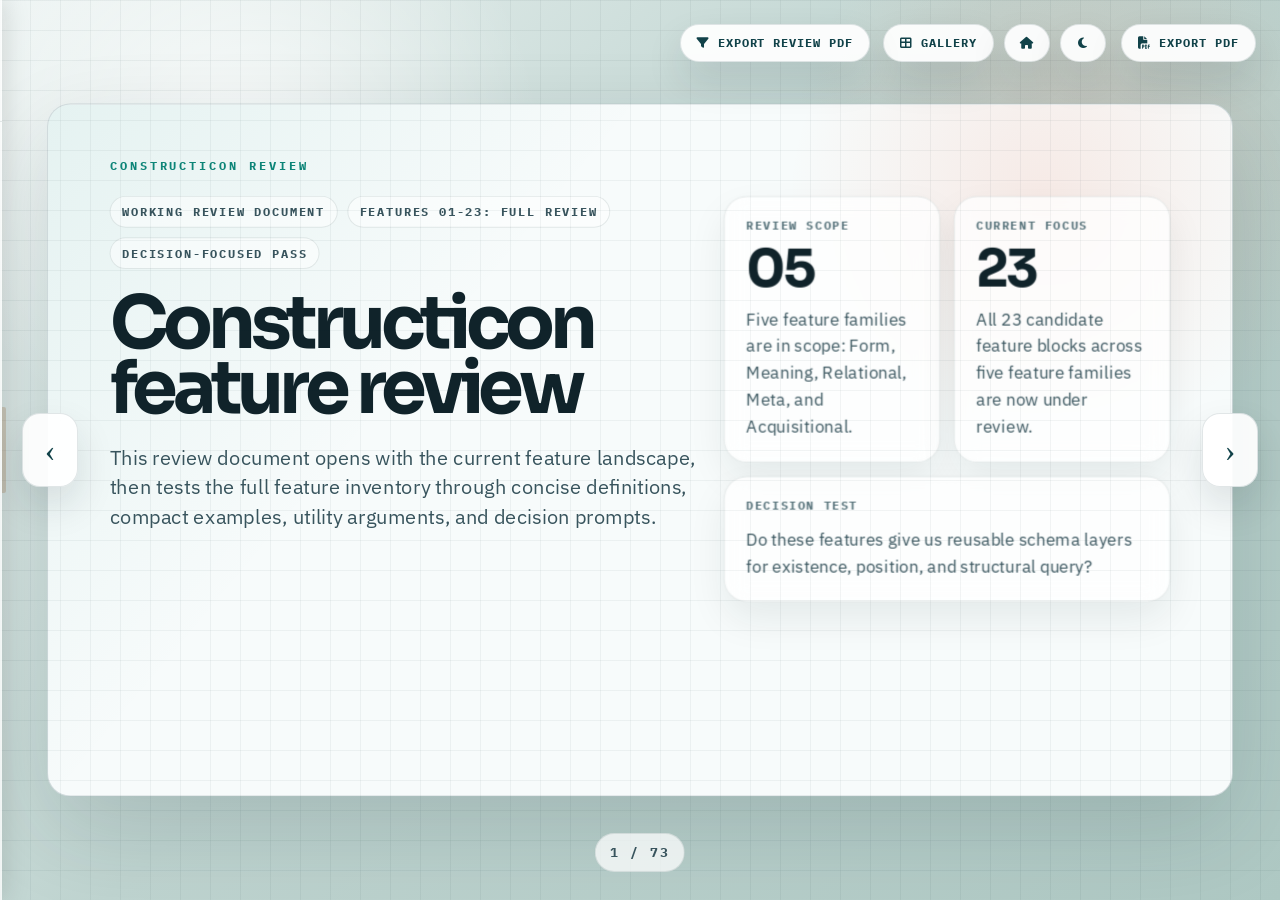
<file: constructicon-feature-review.html>
<!doctype html>
<html lang="en">
  <head>
    <meta charset="UTF-8" />
    <meta name="viewport" content="width=device-width, initial-scale=1.0" />
    <title>Constructicon Feature Review</title>
    <link rel="preconnect" href="https://fonts.googleapis.com" />
    <link rel="preconnect" href="https://fonts.gstatic.com" crossorigin />
    <link
      href="https://fonts.googleapis.com/css2?family=IBM+Plex+Mono:wght@500;600&family=IBM+Plex+Sans:wght@400;500;600&family=Sora:wght@400;600;700;800&display=swap"
      rel="stylesheet"
    />
    <link
      rel="stylesheet"
      href="https://cdnjs.cloudflare.com/ajax/libs/font-awesome/6.5.1/css/all.min.css"
    />
    <link rel="stylesheet" href="presentation-feedback-base.css" />

    <style>
      body.template-signal[data-theme="light"] {
        --font-display: "Sora", sans-serif;
        --font-body: "IBM Plex Sans", sans-serif;
        --font-ui: "IBM Plex Mono", monospace;
        --page-bg: #dfe9e9;
        --page-backdrop:
          radial-gradient(circle at 18% 16%, rgba(255, 255, 255, 0.78), transparent 24%),
          radial-gradient(circle at 84% 18%, rgba(240, 108, 73, 0.14), transparent 22%),
          linear-gradient(135deg, #edf4f3 0%, #bfd4d0 46%, #aec8c3 100%);
        --page-grid:
          linear-gradient(rgba(15, 42, 49, 0.06) 1px, transparent 1px),
          linear-gradient(90deg, rgba(15, 42, 49, 0.06) 1px, transparent 1px);
        --page-grid-size: 30px 30px;
        --slide-bg: #f7fbfb;
        --slide-border: rgba(11, 48, 56, 0.16);
        --slide-shadow: 0 34px 94px rgba(17, 35, 40, 0.14);
        --slide-overlay:
          linear-gradient(130deg, rgba(14, 138, 124, 0.08), transparent 34%),
          radial-gradient(circle at 84% 14%, rgba(240, 108, 73, 0.12), transparent 22%);
        --panel-bg: rgba(255, 255, 255, 0.76);
        --panel-bg-muted: rgba(255, 255, 255, 0.58);
        --panel-border: rgba(11, 48, 56, 0.1);
        --panel-shadow: 0 18px 40px rgba(17, 35, 40, 0.08);
        --text-primary: #10232a;
        --text-secondary: #38545d;
        --text-muted: #56727a;
        --accent: #0d8578;
        --accent-strong: #0a5950;
        --accent-soft: #d8f0eb;
        --control-bg: rgba(255, 255, 255, 0.92);
        --control-border: rgba(11, 48, 56, 0.12);
        --control-text: #114249;
        --control-shadow: 0 18px 38px rgba(17, 35, 40, 0.12);
        --control-hover-bg: #ffffff;
        --choice-bg: rgba(255, 255, 255, 0.82);
        --choice-border: rgba(11, 48, 56, 0.1);
        --choice-active-bg: rgba(216, 240, 235, 0.76);
        --choice-active-border: rgba(13, 133, 120, 0.42);
        --choice-active-shadow: 0 14px 30px rgba(13, 133, 120, 0.12);
        --input-bg: rgba(255, 255, 255, 0.92);
        --input-border: rgba(11, 48, 56, 0.12);
        --table-header-bg: rgba(216, 240, 235, 0.6);
        --table-row-border: rgba(11, 48, 56, 0.08);
        --table-row-alt: rgba(255, 255, 255, 0.4);
        --lane-bg: rgba(255, 255, 255, 0.58);
        --lane-border: rgba(11, 48, 56, 0.08);
        --status-valuable-bg: rgba(13, 133, 120, 0.16);
        --status-valuable-border: rgba(13, 133, 120, 0.26);
        --status-valuable-text: #0d5f55;
        --status-not-sure-bg: rgba(220, 152, 78, 0.16);
        --status-not-sure-border: rgba(220, 152, 78, 0.24);
        --status-not-sure-text: #8c5414;
        --status-not-useful-bg: rgba(213, 96, 75, 0.16);
        --status-not-useful-border: rgba(213, 96, 75, 0.24);
        --status-not-useful-text: #8a3021;
      }

      body.template-signal[data-theme="dark"] {
        --font-display: "Sora", sans-serif;
        --font-body: "IBM Plex Sans", sans-serif;
        --font-ui: "IBM Plex Mono", monospace;
        --page-bg: #0b1417;
        --page-backdrop:
          radial-gradient(circle at 18% 16%, rgba(17, 189, 167, 0.12), transparent 22%),
          radial-gradient(circle at 86% 18%, rgba(240, 108, 73, 0.1), transparent 20%),
          linear-gradient(135deg, #091114 0%, #122126 54%, #162f33 100%);
        --page-grid:
          linear-gradient(rgba(196, 233, 230, 0.05) 1px, transparent 1px),
          linear-gradient(90deg, rgba(196, 233, 230, 0.05) 1px, transparent 1px);
        --slide-bg: #101a1e;
        --slide-border: rgba(190, 234, 227, 0.12);
        --slide-shadow: 0 32px 96px rgba(0, 0, 0, 0.46);
        --slide-overlay:
          linear-gradient(130deg, rgba(17, 189, 167, 0.1), transparent 34%),
          radial-gradient(circle at 84% 14%, rgba(240, 108, 73, 0.1), transparent 22%);
        --panel-bg: rgba(20, 32, 36, 0.82);
        --panel-bg-muted: rgba(16, 26, 30, 0.74);
        --panel-border: rgba(190, 234, 227, 0.1);
        --panel-shadow: 0 18px 40px rgba(0, 0, 0, 0.26);
        --text-primary: #edf7f6;
        --text-secondary: #b8d1cd;
        --text-muted: #86a7a2;
        --accent: #31d2c0;
        --accent-strong: #7de8dc;
        --accent-soft: rgba(49, 210, 192, 0.14);
        --control-bg: rgba(14, 24, 28, 0.92);
        --control-border: rgba(190, 234, 227, 0.14);
        --control-text: #def5f2;
        --control-shadow: 0 18px 40px rgba(0, 0, 0, 0.34);
        --control-hover-bg: rgba(21, 34, 38, 0.96);
        --choice-bg: rgba(14, 24, 28, 0.88);
        --choice-border: rgba(190, 234, 227, 0.12);
        --choice-active-bg: rgba(16, 57, 61, 0.82);
        --choice-active-border: rgba(49, 210, 192, 0.42);
        --choice-active-shadow: 0 14px 30px rgba(0, 0, 0, 0.26);
        --input-bg: rgba(11, 20, 23, 0.92);
        --input-border: rgba(190, 234, 227, 0.12);
        --table-header-bg: rgba(16, 57, 61, 0.52);
        --table-row-border: rgba(190, 234, 227, 0.08);
        --table-row-alt: rgba(255, 255, 255, 0.02);
        --lane-bg: rgba(18, 29, 33, 0.82);
        --lane-border: rgba(190, 234, 227, 0.08);
        --status-valuable-bg: rgba(49, 210, 192, 0.18);
        --status-valuable-border: rgba(49, 210, 192, 0.28);
        --status-valuable-text: #bff4ed;
        --status-not-sure-bg: rgba(220, 152, 78, 0.18);
        --status-not-sure-border: rgba(220, 152, 78, 0.28);
        --status-not-sure-text: #f4ddb9;
        --status-not-useful-bg: rgba(213, 96, 75, 0.18);
        --status-not-useful-border: rgba(213, 96, 75, 0.28);
        --status-not-useful-text: #f4c2b8;
        --status-pending-bg: rgba(134, 167, 162, 0.14);
        --status-pending-border: rgba(134, 167, 162, 0.2);
        --status-pending-text: #c3d9d5;
      }

      .template-signal .slide-container {
        border-radius: 24px;
      }

      .template-signal .panel,
      .template-signal .sidebar-content {
        backdrop-filter: blur(12px);
        -webkit-backdrop-filter: blur(12px);
      }

      .template-signal .cover-title {
        font-size: 76px;
        max-width: 760px;
      }

      .template-signal .cover-copy {
        font-size: 21px;
        max-width: 740px;
      }

      .template-signal .cover-main {
        gap: 20px;
      }

      .template-signal .cover-pill,
      .template-signal .tag,
      .template-signal .feedback-status-pill,
      .template-signal .feedback-jump-btn,
      .template-signal .inline-action-btn {
        letter-spacing: 0.18em;
      }

      .template-signal .roadmap-card {
        overflow: hidden;
        position: relative;
      }

      .template-signal .roadmap-card::after {
        background: linear-gradient(135deg, transparent 0%, rgba(13, 133, 120, 0.12) 100%);
        border-radius: 50%;
        content: "";
        height: 140px;
        inset: auto -28px -28px auto;
        position: absolute;
        width: 140px;
      }

      .template-signal .feedback-board-lane--valuable {
        background: linear-gradient(180deg, rgba(13, 133, 120, 0.16), transparent 100%), var(--lane-bg);
      }

      .template-signal .feedback-board-lane--not-sure {
        background: linear-gradient(180deg, rgba(220, 152, 78, 0.16), transparent 100%), var(--lane-bg);
      }

      .template-signal .feedback-board-lane--not-useful {
        background: linear-gradient(180deg, rgba(213, 96, 75, 0.16), transparent 100%), var(--lane-bg);
      }

      .overview-slide {
        gap: 24px;
      }

      .specimen-shell {
        align-items: center;
        display: flex;
        flex-direction: column;
        gap: 14px;
      }

      .specimen-label {
        color: var(--text-muted);
        font-family: var(--font-ui);
        font-size: 11px;
        font-weight: 700;
        letter-spacing: 0.42em;
        text-transform: uppercase;
      }

      .specimen-chip {
        background: rgba(255, 255, 255, 0.72);
        border: 1px solid var(--panel-border);
        border-radius: 12px;
        box-shadow: var(--panel-shadow);
        color: var(--text-primary);
        font-family: var(--font-display);
        font-size: 42px;
        font-weight: 600;
        letter-spacing: -0.04em;
        line-height: 1;
        padding: 22px 44px;
        position: relative;
      }

      .specimen-chip::before,
      .specimen-chip::after {
        color: rgba(138, 102, 69, 0.7);
        font-size: 54px;
        font-weight: 600;
        line-height: 1;
        position: absolute;
        top: 50%;
        transform: translateY(-50%);
      }

      .specimen-chip::before {
        content: "[";
        left: 18px;
      }

      .specimen-chip::after {
        content: "]";
        right: 18px;
      }

      .overview-divider {
        align-items: center;
        display: flex;
        gap: 12px;
        width: 100%;
      }

      .overview-divider::before,
      .overview-divider::after {
        background: var(--panel-border);
        content: "";
        flex: 1;
        height: 1px;
      }

      .overview-badge {
        background: rgba(255, 255, 255, 0.76);
        border: 1px solid var(--panel-border);
        border-radius: 999px;
        color: var(--text-muted);
        font-family: var(--font-ui);
        font-size: 10px;
        font-weight: 700;
        letter-spacing: 0.28em;
        padding: 8px 16px;
        text-transform: uppercase;
      }

      .overview-note {
        color: var(--text-muted);
        font-family: var(--font-body);
        font-size: 13px;
        line-height: 1.35;
        margin-top: -14px;
        text-align: center;
      }

      .overview-categories {
        display: grid;
        gap: 14px;
        grid-template-columns: repeat(5, minmax(0, 1fr));
      }

      .overview-card {
        --overview-accent: var(--accent);
        background: rgba(255, 255, 255, 0.7);
        border: 1px solid var(--panel-border);
        border-radius: 20px;
        border-top: 3px solid var(--overview-accent);
        box-shadow: var(--panel-shadow);
        min-width: 0;
        padding: 18px 18px 20px;
      }

      .overview-card .eyebrow {
        color: var(--overview-accent);
      }

      .overview-card--form {
        --overview-accent: #a47a54;
      }

      .overview-card--meaning {
        --overview-accent: #6b93af;
      }

      .overview-card--relational {
        --overview-accent: #6c9d7c;
      }

      .overview-card--meta {
        --overview-accent: #9b8663;
      }

      .overview-card--acquisitional {
        --overview-accent: #9b7bd2;
      }

      .overview-card-title {
        border-bottom: 1px solid var(--panel-border);
        font-family: var(--font-display);
        font-size: 22px;
        font-weight: 700;
        letter-spacing: -0.04em;
        line-height: 1.08;
        margin: 10px 0 12px;
        padding-bottom: 10px;
      }

      .overview-list {
        display: flex;
        flex-direction: column;
        gap: 8px;
        list-style: none;
        margin: 0;
        padding: 0;
      }

      .overview-list li {
        align-items: start;
        color: var(--text-secondary);
        column-gap: 8px;
        display: grid;
        font-family: var(--font-body);
        font-size: 13px;
        grid-template-columns: minmax(0, 1fr) auto;
        line-height: 1.25;
        padding-left: 14px;
        position: relative;
      }

      .overview-list li::before {
        background: var(--overview-accent);
        border-radius: 50%;
        content: "";
        height: 5px;
        left: 0;
        position: absolute;
        top: 6px;
        width: 5px;
      }

      .overview-item-name {
        color: var(--text-primary);
        min-width: 0;
      }

      .overview-item-scope {
        align-self: start;
        background: rgba(255, 255, 255, 0.78);
        border: 1px solid var(--panel-border);
        border-radius: 999px;
        color: var(--overview-accent);
        font-family: var(--font-ui);
        font-size: 9px;
        font-weight: 700;
        letter-spacing: 0.08em;
        line-height: 1;
        margin-top: 1px;
        padding: 5px 7px;
        text-transform: uppercase;
        white-space: nowrap;
      }

      .component-focus-grid {
        display: grid;
        flex: 1;
        gap: 20px;
        grid-template-columns: minmax(0, 1.06fr) minmax(320px, 0.94fr);
        min-height: 0;
      }

      .focus-question-card {
        background: rgba(255, 255, 255, 0.74);
        border: 1px solid var(--panel-border);
        border-radius: 18px;
        border-top: 3px solid rgba(164, 122, 84, 0.75);
        box-shadow: var(--panel-shadow);
        display: flex;
        flex-direction: column;
        gap: 10px;
        padding: 18px;
      }

      .focus-question {
        font-family: var(--font-display);
        font-size: 28px;
        font-weight: 600;
        letter-spacing: -0.04em;
        line-height: 1.06;
      }

      .component-type-card {
        background: rgba(255, 255, 255, 0.72);
        border: 1px solid var(--panel-border);
        border-left: 4px solid var(--type-accent, var(--accent));
        border-radius: 16px;
        box-shadow: var(--panel-shadow);
        display: flex;
        flex-direction: column;
        gap: 10px;
        padding: 16px 18px;
      }

      .component-type-card--anchor {
        --type-accent: #a47a54;
      }

      .component-type-card--open {
        --type-accent: #6b93af;
      }

      .component-type-label {
        align-items: center;
        background: rgba(255, 255, 255, 0.8);
        border: 1px solid var(--panel-border);
        border-radius: 999px;
        color: var(--type-accent, var(--accent));
        display: inline-flex;
        font-family: var(--font-ui);
        font-size: 10px;
        font-weight: 700;
        letter-spacing: 0.16em;
        padding: 7px 11px;
        text-transform: uppercase;
        width: fit-content;
      }

      .component-type-title {
        font-family: var(--font-display);
        font-size: 28px;
        font-weight: 600;
        letter-spacing: -0.04em;
        line-height: 1.06;
      }

      .multilingual-grid {
        display: grid;
        flex: 1;
        gap: 18px;
        grid-template-columns: repeat(3, minmax(0, 1fr));
        min-height: 0;
      }

      .schema-card {
        background: rgba(255, 255, 255, 0.72);
        border: 1px solid var(--panel-border);
        border-radius: 20px;
        border-top: 3px solid var(--schema-accent, var(--accent));
        box-shadow: var(--panel-shadow);
        display: flex;
        flex-direction: column;
        gap: 12px;
        min-width: 0;
        padding: 18px 18px 20px;
      }

      .schema-card--english {
        --schema-accent: #a47a54;
      }

      .schema-card--dutch {
        --schema-accent: #6c9d7c;
      }

      .schema-card--farsi {
        --schema-accent: #9b7bd2;
      }

      .schema-language {
        color: var(--schema-accent, var(--accent));
        font-family: var(--font-ui);
        font-size: 10px;
        font-weight: 700;
        letter-spacing: 0.24em;
        text-transform: uppercase;
      }

      .schema-name {
        font-family: var(--font-display);
        font-size: 22px;
        font-weight: 700;
        letter-spacing: -0.04em;
        line-height: 1.08;
      }

      .schema-code {
        color: var(--text-muted);
        font-family: var(--font-ui);
        font-size: 13px;
        line-height: 1.45;
      }

      .schema-example {
        color: var(--text-secondary);
        font-family: var(--font-body);
        font-size: 15px;
        font-style: italic;
        line-height: 1.45;
      }

      .schema-token-list {
        border-top: 1px solid var(--panel-border);
        display: flex;
        flex-direction: column;
        gap: 10px;
        list-style: none;
        margin: 4px 0 0;
        padding: 12px 0 0;
      }

      .schema-token-row {
        align-items: flex-start;
        display: flex;
        gap: 10px;
      }

      .schema-token-kind {
        align-items: center;
        border-radius: 6px;
        display: inline-flex;
        font-family: var(--font-ui);
        font-size: 10px;
        font-weight: 700;
        letter-spacing: 0.12em;
        min-width: 58px;
        padding: 6px 8px;
        text-transform: uppercase;
      }

      .schema-token-kind--open {
        background: rgba(107, 147, 175, 0.18);
        color: #2a627d;
      }

      .schema-token-kind--anchor {
        background: rgba(164, 122, 84, 0.18);
        color: #7c5637;
      }

      .schema-token-text {
        color: var(--text-secondary);
        font-family: var(--font-body);
        font-size: 16px;
        line-height: 1.35;
      }

      .utility-grid {
        display: grid;
        flex: 1;
        gap: 20px;
        grid-template-columns: repeat(2, minmax(0, 1fr));
      }

      .utility-list {
        display: flex;
        flex-direction: column;
        gap: 18px;
        list-style: none;
        margin: 0;
        padding: 0;
      }

      .utility-list li {
        color: var(--text-secondary);
        font-family: var(--font-body);
        font-size: 17px;
        line-height: 1.5;
      }

      .utility-list strong {
        color: var(--text-primary);
        display: block;
        font-family: var(--font-display);
        font-size: 25px;
        font-weight: 600;
        letter-spacing: -0.04em;
        line-height: 1.08;
        margin-bottom: 6px;
      }

      .query-chip-row {
        display: flex;
        flex-wrap: wrap;
        gap: 10px;
        margin-top: 12px;
      }

      .query-chip {
        background: rgba(255, 255, 255, 0.82);
        border: 1px solid var(--panel-border);
        border-radius: 999px;
        color: var(--accent-strong);
        font-family: var(--font-ui);
        font-size: 11px;
        font-weight: 700;
        letter-spacing: 0.12em;
        padding: 9px 12px;
        text-transform: uppercase;
      }

      .template-signal #slide2,
      .template-signal #slide3,
      .template-signal #slide4,
      .template-signal #slide5,
      .template-signal #slide6,
      .template-signal #slide7 {
        gap: 16px;
      }

      .template-signal #slide2 {
        gap: 14px;
      }

      .template-signal #slide2 .slide-title,
      .template-signal #slide3 .slide-title,
      .template-signal #slide5 .slide-title,
      .template-signal #slide6 .slide-title {
        font-size: 44px;
      }

      .template-signal #slide2 .slide-lead,
      .template-signal #slide3 .slide-lead,
      .template-signal #slide5 .slide-lead,
      .template-signal #slide6 .slide-lead {
        font-size: 18px;
        line-height: 1.36;
        max-width: 820px;
      }

      .template-signal #slide2 .feature-header,
      .template-signal #slide5 .feature-header {
        gap: 10px;
      }

      .template-signal #slide2 .feature-sequence-board {
        gap: 10px;
      }

      .template-signal #slide2 .feature-question-banner {
        padding: 14px 18px;
      }

      .template-signal #slide2 .feature-sequence-row {
        padding: 14px 18px;
      }

      .template-signal #slide2 .tag-row,
      .template-signal #slide5 .tag-row {
        display: none;
      }

      .template-signal #slide2 .panel,
      .template-signal #slide2 .focus-question-card,
      .template-signal #slide3 .schema-card,
      .template-signal #slide4 .panel,
      .template-signal #slide5 .panel,
      .template-signal #slide5 .focus-question-card,
      .template-signal #slide6 .schema-card,
      .template-signal #slide7 .panel {
        gap: 12px;
        padding: 18px;
      }

      .template-signal #slide2 .focus-question,
      .template-signal #slide5 .focus-question {
        font-size: 28px;
        line-height: 1.04;
      }

      .template-signal #slide2 .definition-statement,
      .template-signal #slide5 .definition-statement {
        font-size: 26px;
        line-height: 1.14;
      }

      .template-signal #slide2 .example-quote,
      .template-signal #slide5 .example-quote {
        font-size: 26px;
        line-height: 1.12;
      }

      .template-signal #slide2 .body-copy,
      .template-signal #slide2 .example-caption,
      .template-signal #slide5 .body-copy,
      .template-signal #slide5 .example-caption {
        font-size: 14px;
        line-height: 1.38;
      }

      .feature-sequence-board {
        display: flex;
        flex: 1;
        flex-direction: column;
        gap: 12px;
        min-height: 0;
      }

      .feature-question-banner {
        gap: 6px;
        padding: 16px 20px;
      }

      .feature-sequence-row {
        --sequence-accent: var(--accent);
        background: rgba(255, 255, 255, 0.72);
        border: 1px solid var(--panel-border);
        border-left: 4px solid var(--sequence-accent);
        border-radius: 20px;
        box-shadow: var(--panel-shadow);
        display: grid;
        gap: 16px;
        grid-template-columns: 96px minmax(0, 1fr);
        padding: 16px 20px;
      }

      .feature-sequence-row--definition {
        --sequence-accent: #0d8578;
      }

      .feature-sequence-row--types {
        --sequence-accent: #a47a54;
      }

      .feature-sequence-row--example {
        --sequence-accent: #6b93af;
      }

      .feature-sequence-step {
        color: var(--sequence-accent);
        font-family: var(--font-ui);
        font-size: 10px;
        font-weight: 700;
        letter-spacing: 0.18em;
        line-height: 1.45;
        text-transform: uppercase;
      }

      .feature-sequence-content {
        display: flex;
        flex-direction: column;
        gap: 8px;
        min-width: 0;
      }

      .feature-sequence-copy {
        color: var(--text-secondary);
        font-family: var(--font-body);
        font-size: 14px;
        line-height: 1.38;
      }

      .inventory-example-lines {
        display: flex;
        flex-direction: column;
        gap: 8px;
      }

      .inventory-example-line {
        align-items: baseline;
        display: flex;
        flex-wrap: wrap;
        gap: 10px;
      }

      .inventory-example-line-label {
        color: var(--text-muted);
        font-family: var(--font-ui);
        font-size: 10px;
        font-weight: 700;
        letter-spacing: 0.14em;
        text-transform: uppercase;
      }

      .inventory-example-line-value {
        color: var(--text-primary);
        font-family: var(--font-ui);
        font-size: 15px;
        line-height: 1.35;
      }

      .component-kind-stack {
        display: flex;
        flex-direction: column;
        gap: 10px;
      }

      .component-kind-row {
        border-top: 1px solid var(--panel-border);
        display: grid;
        gap: 12px;
        grid-template-columns: 126px minmax(0, 1fr);
        padding-top: 10px;
      }

      .component-kind-row:first-child {
        border-top: none;
        padding-top: 0;
      }

      .component-kind-row .component-type-label {
        align-self: start;
        margin-top: 2px;
      }

      .component-kind-title {
        color: var(--text-primary);
        font-family: var(--font-display);
        font-size: 18px;
        font-weight: 600;
        letter-spacing: -0.03em;
        line-height: 1.06;
        margin-bottom: 4px;
      }

      .component-kind-copy {
        color: var(--text-secondary);
        font-family: var(--font-body);
        font-size: 13px;
        line-height: 1.38;
      }

      .template-signal #slide3 .multilingual-grid,
      .template-signal #slide6 .multilingual-grid {
        gap: 16px;
      }

      .template-signal #slide3 .schema-card,
      .template-signal #slide6 .schema-card {
        background: rgba(255, 255, 255, 0.58);
        box-shadow: 0 10px 26px rgba(17, 35, 40, 0.06);
        gap: 8px;
        padding: 16px 16px 18px;
      }

      .template-signal #slide3 .schema-language,
      .template-signal #slide6 .schema-language {
        color: var(--text-muted);
        font-size: 9px;
        letter-spacing: 0.18em;
      }

      .template-signal #slide3 .schema-name,
      .template-signal #slide6 .schema-name {
        font-family: var(--font-body);
        font-size: 18px;
        font-weight: 600;
        letter-spacing: -0.02em;
      }

      .template-signal #slide3 .schema-code,
      .template-signal #slide6 .schema-code {
        font-size: 11px;
        line-height: 1.35;
      }

      .template-signal #slide3 .schema-example,
      .template-signal #slide6 .schema-example {
        color: var(--text-muted);
        font-size: 13px;
        line-height: 1.34;
      }

      .examples-utility-shell {
        display: grid;
        flex: 1;
        gap: 18px;
        grid-template-columns: minmax(0, 0.78fr) minmax(0, 1.22fr);
        min-height: 0;
      }

      .examples-column {
        display: flex;
        flex-direction: column;
        gap: 12px;
        min-width: 0;
      }

      .schema-role-lines {
        border-top: 1px solid var(--panel-border);
        display: flex;
        flex-direction: column;
        gap: 6px;
        margin-top: auto;
        padding-top: 8px;
      }

      .schema-role-line {
        color: var(--text-secondary);
        font-family: var(--font-body);
        font-size: 13px;
        line-height: 1.38;
      }

      .schema-role-line strong {
        color: var(--text-muted);
        font-family: var(--font-ui);
        font-size: 9px;
        font-weight: 700;
        letter-spacing: 0.12em;
        margin-right: 6px;
        text-transform: uppercase;
      }

      .utility-argument-panel {
        background:
          linear-gradient(135deg, rgba(13, 133, 120, 0.08), transparent 48%),
          rgba(255, 255, 255, 0.74);
        border: 1px solid var(--panel-border);
        border-top: 3px solid rgba(13, 133, 120, 0.7);
        border-radius: 22px;
        box-shadow: var(--panel-shadow);
        display: flex;
        flex-direction: column;
        gap: 14px;
        min-width: 0;
        padding: 20px 22px;
      }

      .utility-argument-title {
        color: var(--text-primary);
        font-family: var(--font-display);
        font-size: 28px;
        font-weight: 600;
        letter-spacing: -0.04em;
        line-height: 1.08;
      }

      .utility-argument-grid {
        display: grid;
        gap: 12px;
        grid-template-columns: repeat(2, minmax(0, 1fr));
      }

      .utility-argument-card {
        background: rgba(255, 255, 255, 0.72);
        border: 1px solid var(--panel-border);
        border-radius: 18px;
        display: flex;
        flex-direction: column;
        gap: 8px;
        padding: 14px 16px;
      }

      .utility-argument-label {
        color: var(--accent);
        font-family: var(--font-ui);
        font-size: 10px;
        font-weight: 700;
        letter-spacing: 0.16em;
        text-transform: uppercase;
      }

      .utility-argument-head {
        color: var(--text-primary);
        font-family: var(--font-display);
        font-size: 20px;
        font-weight: 600;
        letter-spacing: -0.03em;
        line-height: 1.08;
      }

      .utility-argument-list {
        color: var(--text-secondary);
        display: flex;
        flex-direction: column;
        gap: 8px;
        list-style: none;
        margin: 0;
        padding: 0;
      }

      .utility-argument-list li {
        border-top: 1px solid var(--panel-border);
        font-family: var(--font-body);
        font-size: 14px;
        line-height: 1.4;
        padding-top: 8px;
      }

      .utility-argument-list li:first-child {
        border-top: none;
        padding-top: 0;
      }

      .template-signal #slide3 .query-chip,
      .template-signal #slide6 .query-chip {
        font-size: 10px;
        padding: 8px 11px;
      }

      .template-signal #slide4 .feedback-layout,
      .template-signal #slide7 .feedback-layout {
        gap: 16px;
        grid-template-columns: minmax(0, 0.92fr) minmax(0, 1.08fr);
      }

      .template-signal #slide4 .stack,
      .template-signal #slide7 .stack {
        gap: 12px;
      }

      .template-signal #slide4 .feedback-question,
      .template-signal #slide7 .feedback-question {
        font-size: 36px;
        line-height: 1.02;
      }

      .template-signal #slide4 .feedback-prompt-quote,
      .template-signal #slide7 .feedback-prompt-quote {
        font-size: 24px;
        line-height: 1.16;
      }

      .template-signal #slide4 .body-copy,
      .template-signal #slide4 .feedback-choice-copy,
      .template-signal #slide4 .feedback-choice-foot,
      .template-signal #slide4 .feedback-caption,
      .template-signal #slide7 .body-copy,
      .template-signal #slide7 .feedback-choice-copy,
      .template-signal #slide7 .feedback-choice-foot,
      .template-signal #slide7 .feedback-caption {
        font-size: 14px;
        line-height: 1.4;
      }

      .template-signal #slide4 .note-strip,
      .template-signal #slide7 .note-strip {
        gap: 10px;
        padding: 12px 14px;
      }

      .template-signal #slide4 .feature-review-form,
      .template-signal #slide7 .feature-review-form {
        gap: 14px;
      }

      .template-signal #slide4 .feedback-options,
      .template-signal #slide7 .feedback-options {
        gap: 12px;
      }

      .template-signal #slide4 .feedback-choice-card,
      .template-signal #slide7 .feedback-choice-card {
        gap: 8px;
        min-height: 128px;
        padding: 14px;
      }

      .template-signal #slide4 .feedback-choice-title,
      .template-signal #slide7 .feedback-choice-title {
        font-size: 24px;
      }

      .template-signal #slide4 .feedback-comment-area,
      .template-signal #slide7 .feedback-comment-area {
        min-height: 112px;
      }

      .template-signal #slide4 .feedback-form-footer,
      .template-signal #slide7 .feedback-form-footer {
        gap: 10px;
      }

      .template-signal .generated-feature-slide {
        gap: 16px;
      }

      .template-signal .generated-feature-slide.feature-definition-slide {
        gap: 14px;
      }

      .template-signal .feature-definition-slide .slide-title,
      .template-signal .feature-examples-slide .slide-title {
        font-size: 44px;
      }

      .template-signal .feature-definition-slide .slide-lead,
      .template-signal .feature-examples-slide .slide-lead {
        font-size: 18px;
        line-height: 1.36;
        max-width: 820px;
      }

      .template-signal .feature-definition-slide .feature-header {
        gap: 10px;
      }

      .template-signal .feature-definition-slide .feature-sequence-board {
        gap: 10px;
      }

      .template-signal .feature-definition-slide .feature-question-banner {
        padding: 14px 18px;
      }

      .template-signal .feature-definition-slide .feature-sequence-row {
        padding: 14px 18px;
      }

      .template-signal .feature-definition-slide .focus-question,
      .template-signal .generated-feature-slide .focus-question-card,
      .template-signal .feature-review-slide .panel {
        gap: 12px;
      }

      .template-signal .feature-definition-slide .focus-question {
        font-size: 28px;
        line-height: 1.04;
      }

      .template-signal .feature-definition-slide .definition-statement {
        font-size: 26px;
        line-height: 1.14;
      }

      .template-signal .feature-definition-slide .example-quote {
        font-size: 26px;
        line-height: 1.12;
      }

      .template-signal .feature-definition-slide .feature-sequence-copy,
      .template-signal .feature-review-slide .body-copy,
      .template-signal .feature-review-slide .feedback-choice-copy,
      .template-signal .feature-review-slide .feedback-choice-foot,
      .template-signal .feature-review-slide .feedback-caption {
        font-size: 14px;
        line-height: 1.4;
      }

      .template-signal .feature-examples-slide .schema-card {
        background: rgba(255, 255, 255, 0.58);
        box-shadow: 0 10px 26px rgba(17, 35, 40, 0.06);
        gap: 8px;
        padding: 16px 16px 18px;
      }

      .template-signal .feature-examples-slide .schema-language {
        color: var(--text-muted);
        font-size: 9px;
        letter-spacing: 0.18em;
      }

      .template-signal .feature-examples-slide .schema-name {
        font-family: var(--font-body);
        font-size: 18px;
        font-weight: 600;
        letter-spacing: -0.02em;
      }

      .template-signal .feature-examples-slide .schema-code {
        font-size: 11px;
        line-height: 1.35;
      }

      .template-signal .feature-examples-slide .schema-example {
        color: var(--text-muted);
        font-size: 13px;
        line-height: 1.34;
      }

      .template-signal .feature-examples-slide .query-chip {
        font-size: 10px;
        padding: 8px 11px;
      }

      .template-signal .feature-review-slide .feedback-layout {
        gap: 16px;
        grid-template-columns: minmax(0, 0.92fr) minmax(0, 1.08fr);
      }

      .template-signal .feature-review-slide .stack {
        gap: 12px;
      }

      .template-signal .feature-review-slide .feedback-question {
        font-size: 36px;
        line-height: 1.02;
      }

      .template-signal .feature-review-slide .feedback-prompt-quote {
        font-size: 24px;
        line-height: 1.16;
      }

      .template-signal .feature-review-slide .note-strip {
        gap: 10px;
        padding: 12px 14px;
      }

      .template-signal .feature-review-slide .feature-review-form {
        gap: 14px;
      }

      .template-signal .feature-review-slide .feedback-options {
        gap: 12px;
      }

      .template-signal .feature-review-slide .feedback-choice-card {
        gap: 8px;
        min-height: 128px;
        padding: 14px;
      }

      .template-signal .feature-review-slide .feedback-choice-title {
        font-size: 24px;
      }

      .template-signal .feature-review-slide .feedback-comment-area {
        min-height: 112px;
      }

      .template-signal .feature-review-slide .feedback-form-footer {
        gap: 10px;
      }

      .template-signal #slide8,
      .template-signal #slide9 {
        gap: 14px;
      }

      .template-signal #slide8 .summary-toolbar,
      .template-signal #slide9 .summary-toolbar {
        gap: 12px;
      }

      .template-signal #slide8 .slide-title,
      .template-signal #slide9 .slide-title {
        font-size: 48px;
      }

      .template-signal #slide8 .summary-hero-value {
        font-size: 40px;
      }

      .template-signal #slide8 .summary-narrative-title {
        font-size: 28px;
      }

      .template-signal #slide8 .summary-category-title,
      .template-signal #slide9 .summary-family-title {
        font-size: 22px;
      }

      .template-signal #slide8 .summary-priority-title,
      .template-signal #slide8 .summary-note-title,
      .template-signal #slide9 .summary-family-feature-title {
        font-size: 18px;
      }

      .template-signal #slide8 .summary-priority-meta,
      .template-signal #slide8 .summary-note-copy,
      .template-signal #slide8 .summary-note-foot,
      .template-signal #slide8 .summary-category-note,
      .template-signal #slide8 .summary-category-meta,
      .template-signal #slide9 .summary-family-meta,
      .template-signal #slide9 .summary-family-feature-meta,
      .template-signal #slide9 .cover-meta {
        font-size: 13px;
        line-height: 1.35;
      }

      .template-signal #slide8 .summary-dashboard-shell,
      .template-signal #slide9 .summary-family-board {
        gap: 12px;
      }

      .template-signal #slide8 .summary-dashboard-shell {
        grid-template-areas:
          "overview categories"
          "priority priority";
        grid-template-columns: minmax(0, 1.08fr) minmax(0, 0.92fr);
      }

      .template-signal #slide8 .summary-hero-copy,
      .template-signal #slide8 .summary-narrative-copy,
      .template-signal #slide8 .summary-progress-caption,
      .template-signal #slide8 .summary-priority-meta {
        font-size: 14px;
        line-height: 1.35;
      }

      .template-signal #slide8 .summary-priority-list {
        display: grid;
        gap: 12px;
        grid-template-columns: repeat(3, minmax(0, 1fr));
      }

      .template-signal #slide8 .summary-priority-item {
        align-items: flex-start;
        flex-direction: column;
        gap: 10px;
      }

      .template-signal #slide8 .summary-priority-tag,
      .template-signal #slide9 .summary-more-pill {
        align-self: flex-start;
      }

      .template-signal #slide8 .summary-overview-panel,
      .template-signal #slide8 .summary-category-panel,
      .template-signal #slide8 .summary-priority-panel,
      .template-signal #slide8 .summary-note-panel,
      .template-signal #slide9 .summary-family-card {
        gap: 10px;
        padding: 16px;
      }

      .template-signal #slide9 .summary-family-feature {
        gap: 8px;
        min-height: 80px;
        padding: 12px 14px;
      }

      .template-signal #slide9 .summary-family-board {
        grid-template-columns: repeat(3, minmax(0, 1fr));
      }

      .template-signal #slide9 .summary-family-card {
        gap: 12px;
      }

      .template-signal #slide9 .summary-family-feature-title {
        font-size: 20px;
      }

      .template-signal .history-back-btn {
        right: 620px;
      }

      .template-signal .pdf-export-review-btn {
        right: 410px;
        top: 24px;
      }
    </style>
  </head>
  <body
    class="template-signal"
    data-theme-storage-key="constructicon-feature-review-theme"
    data-feedback-storage-key="constructicon-feature-review-feedback"
  >
    <nav class="sidebar-nav" id="sidebarNav">
      <div class="sidebar-content">
        <div class="sidebar-top">
          <div class="sidebar-top-row">
            <div class="sidebar-eyebrow">Contents</div>
            <button
              class="sidebar-pin-btn"
              id="sidebarPinBtn"
              type="button"
              onclick="toggleSidebarPin()"
              aria-label="Pin table of contents"
              aria-pressed="false"
            >
              <i class="fa-solid fa-thumbtack"></i>
            </button>
          </div>
          <div class="sidebar-current-section" id="sidebar-current-section">Overview</div>
          <div class="sidebar-current-title" id="sidebar-current-title">Cover</div>
        </div>

        <details class="sidebar-section" data-section-title="Overview" open>
          <summary class="sidebar-section-summary">
            <span class="sidebar-section-meta">
              <span class="sidebar-section-kicker">Set-up</span>
              <span class="sidebar-section-title">Overview</span>
            </span>
            <span class="sidebar-summary-right">
              <span class="sidebar-count">2</span>
              <i class="fa-solid fa-chevron-down sidebar-chevron"></i>
            </span>
          </summary>
          <div class="sidebar-section-items">
            <button class="sidebar-item" data-slide="0" onclick="goToSlide(0)" type="button">
              Cover
            </button>
            <button class="sidebar-item" data-slide="1" onclick="goToSlide(1)" type="button">
              Feature overview
            </button>
          </div>
        </details>

        <details class="sidebar-section" data-section-title="Feature review">
          <summary class="sidebar-section-summary">
            <span class="sidebar-section-meta">
              <span class="sidebar-section-kicker">Core pass</span>
              <span class="sidebar-section-title">Feature review</span>
            </span>
            <span class="sidebar-summary-right">
              <span class="sidebar-count" id="sidebarFeatureReviewCount">23</span>
              <i class="fa-solid fa-chevron-down sidebar-chevron"></i>
            </span>
          </summary>
          <div class="sidebar-section-items">
            <details class="sidebar-subsection" data-section-title="Form" open>
              <summary class="sidebar-subsection-summary">
                <span class="sidebar-subsection-meta">
                  <span class="sidebar-subsection-title">Form</span>
                </span>
                <span class="sidebar-summary-right">
                  <span class="sidebar-count" id="sidebarFormCount">7</span>
                  <i class="fa-solid fa-chevron-down sidebar-chevron"></i>
                </span>
              </summary>
              <div class="sidebar-subsection-items" id="sidebarFormItems">
                <button
                  class="sidebar-item subitem"
                  data-slide="2"
                  data-slides="2,3,4"
                  onclick="goToSlide(2)"
                  type="button"
                >
                  01. Component Registry
                </button>
                <button
                  class="sidebar-item subitem"
                  data-slide="5"
                  data-slides="5,6,7"
                  onclick="goToSlide(5)"
                  type="button"
                >
                  02. Topological Mapping
                </button>
              </div>
            </details>

            <details class="sidebar-subsection" data-section-title="Meaning">
              <summary class="sidebar-subsection-summary">
                <span class="sidebar-subsection-meta">
                  <span class="sidebar-subsection-title">Meaning</span>
                </span>
                <span class="sidebar-summary-right">
                  <span class="sidebar-count" id="sidebarMeaningCount">5</span>
                  <i class="fa-solid fa-chevron-down sidebar-chevron"></i>
                </span>
              </summary>
              <div class="sidebar-subsection-items" id="sidebarMeaningItems"></div>
            </details>

            <details class="sidebar-subsection" data-section-title="Relational">
              <summary class="sidebar-subsection-summary">
                <span class="sidebar-subsection-meta">
                  <span class="sidebar-subsection-title">Relational</span>
                </span>
                <span class="sidebar-summary-right">
                  <span class="sidebar-count" id="sidebarRelationalCount">4</span>
                  <i class="fa-solid fa-chevron-down sidebar-chevron"></i>
                </span>
              </summary>
              <div class="sidebar-subsection-items" id="sidebarRelationalItems"></div>
            </details>

            <details class="sidebar-subsection" data-section-title="Meta">
              <summary class="sidebar-subsection-summary">
                <span class="sidebar-subsection-meta">
                  <span class="sidebar-subsection-title">Meta</span>
                </span>
                <span class="sidebar-summary-right">
                  <span class="sidebar-count" id="sidebarMetaCount">3</span>
                  <i class="fa-solid fa-chevron-down sidebar-chevron"></i>
                </span>
              </summary>
              <div class="sidebar-subsection-items" id="sidebarMetaItems"></div>
            </details>

            <details class="sidebar-subsection" data-section-title="Acquisitional">
              <summary class="sidebar-subsection-summary">
                <span class="sidebar-subsection-meta">
                  <span class="sidebar-subsection-title">Acquisitional</span>
                </span>
                <span class="sidebar-summary-right">
                  <span class="sidebar-count" id="sidebarAcquisitionalCount">4</span>
                  <i class="fa-solid fa-chevron-down sidebar-chevron"></i>
                </span>
              </summary>
              <div class="sidebar-subsection-items" id="sidebarAcquisitionalItems"></div>
            </details>
          </div>
        </details>

        <details class="sidebar-section" data-section-title="Summary">
          <summary class="sidebar-section-summary">
            <span class="sidebar-section-meta">
              <span class="sidebar-section-kicker">Wrap-up</span>
              <span class="sidebar-section-title">Decision summary</span>
            </span>
            <span class="sidebar-summary-right">
              <span class="sidebar-count">2</span>
              <i class="fa-solid fa-chevron-down sidebar-chevron"></i>
            </span>
          </summary>
          <div class="sidebar-section-items">
            <button
              class="sidebar-item"
              data-slide="8"
              id="summaryTableSidebarButton"
              onclick="goToSlide(8)"
              type="button"
            >
              Table summary
            </button>
            <button
              class="sidebar-item"
              data-slide="9"
              id="summaryBoardSidebarButton"
              onclick="goToSlide(9)"
              type="button"
            >
              Decision board
            </button>
          </div>
        </details>
      </div>

      <button
        class="sidebar-handle"
        type="button"
        onclick="toggleSidebarPin()"
        aria-label="Toggle table of contents"
      ></button>
    </nav>

    <button
      class="top-action-btn history-back-btn"
      id="historyBackBtn"
      type="button"
      onclick="goBackInHistory()"
      aria-label="Go back to the previous jump source"
      title="Go back to the previous jump source"
      hidden
    >
      <i class="fa-solid fa-arrow-left"></i>
      Back
    </button>

    <a
      class="top-action-btn gallery-btn"
      id="galleryBtn"
      href="presentation-gallery.html"
      aria-label="Return to presentation gallery"
      title="Return to presentation gallery"
    >
      <i class="fa-solid fa-table-cells-large"></i>
      Gallery
    </a>

    <button
      class="top-action-btn home-btn"
      id="homeBtn"
      type="button"
      onclick="goToSlide(0)"
      aria-label="Go to first slide"
      title="Go to first slide"
    >
      <i class="fa-solid fa-house"></i>
    </button>

    <button
      class="top-action-btn theme-toggle-btn"
      id="themeToggleBtn"
      type="button"
      onclick="toggleTheme()"
      aria-label="Switch to dark theme"
      aria-pressed="false"
      title="Switch to dark theme"
    >
      <i class="fa-solid fa-moon"></i>
    </button>

    <button
      class="top-action-btn pdf-export-btn"
      id="pdfExportBtn"
      type="button"
      onclick="exportPresentationToPDF()"
      aria-label="Export presentation as PDF"
    >
      <i class="fa-solid fa-file-pdf"></i>
      Export PDF
    </button>

    <button
      class="top-action-btn pdf-export-review-btn"
      id="pdfExportReviewBtn"
      type="button"
      onclick="exportFeatureReviewDecisionPDF()"
      aria-label="Export overview and decision-review slides as PDF"
      title="Export overview and decision-review slides"
    >
      <i class="fa-solid fa-filter"></i>
      Export review PDF
    </button>

    <button class="nav-btn prev" onclick="changeSlide(-1)">&#8249;</button>

    <div class="slide-container" id="slide0">
      <div class="slide-kicker">Constructicon Review</div>
      <div class="cover-shell">
        <div class="cover-main">
          <div class="stack" style="gap: 22px">
            <div class="tag-row">
              <span class="tag">Working review document</span>
              <span class="tag" id="coverFeatureRangeTag">Features 01-02: Form</span>
              <span class="tag">Decision-focused pass</span>
            </div>
            <h1 class="cover-title">Constructicon feature review</h1>
            <p class="cover-copy" id="coverDeckSummary">
              This review document opens with the current feature landscape, then tests
              Component Registry and Topological Mapping as candidate core form features through
              definitions, cross-linguistic examples, utility arguments, and decision prompts.
            </p>
          </div>
        </div>

        <div class="cover-side">
          <div class="metric-grid">
            <div class="panel metric-card">
              <div class="metric-label">Review scope</div>
              <div class="metric-value">05</div>
              <div class="body-copy">
                Five feature families are in scope: Form, Meaning, Relational, Meta, and
                Acquisitional.
              </div>
            </div>
            <div class="panel metric-card">
              <div class="metric-label">Current focus</div>
              <div class="metric-value" id="coverFeatureCount">02</div>
              <div class="body-copy" id="coverFeatureSummary">
                Component Registry and Topological Mapping are the first two form feature blocks
                under review.
              </div>
            </div>
            <div class="panel metric-card span-2">
              <div class="metric-label">Decision test</div>
              <div class="body-copy">
                Do these features give us reusable schema layers for existence, position, and
                structural query?
              </div>
            </div>
          </div>
        </div>
      </div>
    </div>

    <div class="slide-container overview-slide" id="slide1">
      <div class="specimen-shell">
        <div class="specimen-label">Specimen</div>
        <div class="specimen-chip">a construction</div>
      </div>

      <div class="overview-divider">
        <div class="overview-badge">Feature Categories + Analysis Level</div>
      </div>

      <div class="overview-note">Each feature is tagged by the main level it describes.</div>

      <div class="overview-categories">
        <section class="overview-card overview-card--form">
          <div class="eyebrow">Category 01</div>
          <h2 class="overview-card-title">Form</h2>
          <ul class="overview-list">
            <li><span class="overview-item-name">Component Registry</span><span class="overview-item-scope">Construction</span></li>
            <li><span class="overview-item-name">Topological Mapping</span><span class="overview-item-scope">Slot level</span></li>
            <li><span class="overview-item-name">Intonation &amp; Stress</span><span class="overview-item-scope">Prosody</span></li>
            <li><span class="overview-item-name">Nesting &amp; Recursion</span><span class="overview-item-scope">Hierarchy</span></li>
            <li><span class="overview-item-name">Morphosyntactic Flexibility</span><span class="overview-item-scope">Realization</span></li>
            <li><span class="overview-item-name">Collostructional Gravity</span><span class="overview-item-scope">Usage</span></li>
            <li><span class="overview-item-name">Elision</span><span class="overview-item-scope">Slot level</span></li>
          </ul>
        </section>

        <section class="overview-card overview-card--meaning">
          <div class="eyebrow">Category 02</div>
          <h2 class="overview-card-title">Meaning</h2>
          <ul class="overview-list">
            <li><span class="overview-item-name">Semantic Frame Anchor</span><span class="overview-item-scope">Frame</span></li>
            <li><span class="overview-item-name">Event Shape Profile</span><span class="overview-item-scope">Event</span></li>
            <li><span class="overview-item-name">Macro-Event Proposition</span><span class="overview-item-scope">Proposition</span></li>
            <li><span class="overview-item-name">Pragmatic Intent</span><span class="overview-item-scope">Pragmatics</span></li>
            <li><span class="overview-item-name">Force Dynamics Matrix</span><span class="overview-item-scope">Dynamics</span></li>
          </ul>
        </section>

        <section class="overview-card overview-card--relational">
          <div class="eyebrow">Category 03</div>
          <h2 class="overview-card-title">Relational</h2>
          <ul class="overview-list">
            <li><span class="overview-item-name">Taxonomic Inheritance Matrix</span><span class="overview-item-scope">Network</span></li>
            <li><span class="overview-item-name">Paradigm Cluster Matrix</span><span class="overview-item-scope">Network</span></li>
            <li><span class="overview-item-name">Entrenchment &amp; Productivity Matrix</span><span class="overview-item-scope">Usage</span></li>
          </ul>
        </section>

        <section class="overview-card overview-card--meta">
          <div class="eyebrow">Category 04</div>
          <h2 class="overview-card-title">Meta</h2>
          <ul class="overview-list">
            <li><span class="overview-item-name">Core Administrative Identity</span><span class="overview-item-scope">Metadata</span></li>
            <li><span class="overview-item-name">Stratum Vector</span><span class="overview-item-scope">Layering</span></li>
            <li><span class="overview-item-name">Canonical Exemplar Array</span><span class="overview-item-scope">Exemplars</span></li>
            <li><span class="overview-item-name">Epistemological Tag</span><span class="overview-item-scope">Evidence</span></li>
          </ul>
        </section>

        <section class="overview-card overview-card--acquisitional">
          <div class="eyebrow">Category 05</div>
          <h2 class="overview-card-title">Acquisitional</h2>
          <ul class="overview-list">
            <li><span class="overview-item-name">Processability Index</span><span class="overview-item-scope">Learner</span></li>
            <li><span class="overview-item-name">Typological Transfer Vector</span><span class="overview-item-scope">Transfer</span></li>
            <li><span class="overview-item-name">Fossilization Risk Index</span><span class="overview-item-scope">Risk</span></li>
            <li><span class="overview-item-name">CEFR Profiling</span><span class="overview-item-scope">Proficiency</span></li>
          </ul>
        </section>
      </div>
    </div>

    <div class="slide-container" id="slide2">
      <div class="slide-kicker">Feature 01 / Form / Whole construction</div>
      <div class="feature-header">
        <div class="feature-title-wrap stack" style="gap: 14px">
          <h2 class="slide-title">The Component Registry</h2>
          <p class="slide-lead">
            Construction-level feature: lists the components a construction needs before any
            word-order template is applied.
          </p>
        </div>

        <div class="tag-row">
          <span class="tag">Category: Form</span>
        </div>
      </div>

      <div class="feature-sequence-board">
        <div class="focus-question-card feature-question-banner">
          <div class="eyebrow">Central question</div>
          <div class="focus-question">Which components must the construction contain before ordering begins?</div>
        </div>

        <div class="feature-sequence-row feature-sequence-row--definition">
          <div class="feature-sequence-step">Step 01<br />Inventory</div>
          <div class="feature-sequence-content">
            <div class="eyebrow">Construction-level definition</div>
            <div class="definition-statement">
              The Component Registry is the construction-level inventory of the parts that must be
              present before any surface ordering rule is applied.
            </div>
          </div>
        </div>

        <div class="feature-sequence-row feature-sequence-row--types">
          <div class="feature-sequence-step">Step 02<br />Kinds</div>
          <div class="feature-sequence-content">
            <div class="eyebrow">Two component kinds</div>
            <div class="component-kind-stack">
              <div class="component-kind-row">
                <span class="component-type-label">Fixed anchor</span>
                <div>
                  <div class="component-kind-title">A hardcoded word</div>
                  <div class="component-kind-copy">
                    Its lexical form stays fixed across instantiations, such as <strong>way</strong>,
                    <strong>er</strong>, or <strong>ra</strong>.
                  </div>
                </div>
              </div>

              <div class="component-kind-row">
                <span class="component-type-label">Open slot</span>
                <div>
                  <div class="component-kind-title">A variable blank</div>
                  <div class="component-kind-copy">
                    It accepts material constrained by labels such as Subject_NP, Object_NP, or Verb.
                  </div>
                </div>
              </div>
            </div>
          </div>
        </div>

        <div class="feature-sequence-row feature-sequence-row--example">
          <div class="feature-sequence-step">Step 03<br />Example</div>
          <div class="feature-sequence-content">
            <div class="eyebrow">One compact example</div>
            <div class="inventory-example-lines">
              <div class="inventory-example-line">
                <span class="inventory-example-line-label">Fixed anchor</span>
                <span class="inventory-example-line-value">way</span>
              </div>

              <div class="inventory-example-line">
                <span class="inventory-example-line-label">Open slots</span>
                <span class="inventory-example-line-value">Subject_NP, Verb_Action, Poss_Pron, Obl_Path</span>
              </div>
            </div>
            <div class="feature-sequence-copy">
              This lists what must exist, not where each node appears in sequence.
            </div>
          </div>
        </div>
      </div>
    </div>

    <div class="slide-container" id="slide3">
      <div class="slide-kicker">Feature 01 / Examples + Utility</div>
      <h2 class="slide-title">Same feature across constructions</h2>
      <p class="slide-lead">
        English and Farsi are only the evidence. The stronger claim is that the same component
        inventory becomes reusable for comparison and structural query.
      </p>

      <div class="examples-utility-shell">
        <div class="examples-column">
          <div class="eyebrow">Two compact examples</div>
          <section class="schema-card schema-card--english">
            <div class="schema-language">English</div>
            <div class="schema-name">The Way-Construction</div>
            <div class="schema-code">[Subj_NP V_Action Poss_Pron way Obl_Path]</div>
            <div class="schema-example">“He hacked his way through.”</div>
            <div class="schema-role-lines">
              <div class="schema-role-line"><strong>Anchor</strong> way</div>
              <div class="schema-role-line"><strong>Open slots</strong> Subject, Verb, Poss, Path</div>
            </div>
          </section>

          <section class="schema-card schema-card--farsi">
            <div class="schema-language">Farsi</div>
            <div class="schema-name">Specific Accusative</div>
            <div class="schema-code">[Subj_NP Obj_NP ra V_Trans]</div>
            <div class="schema-example">“Ali ketab ra khund.”</div>
            <div class="schema-role-lines">
              <div class="schema-role-line"><strong>Anchor</strong> ra</div>
              <div class="schema-role-line"><strong>Open slots</strong> Subject, Object, Verb</div>
            </div>
          </section>
        </div>

        <section class="utility-argument-panel">
          <div class="eyebrow">Why this matters more than the examples</div>
          <div class="utility-argument-title">
            The real payoff is a reusable schema layer for the constructicon and for query.
          </div>

          <div class="utility-argument-grid">
            <div class="utility-argument-card">
              <div class="utility-argument-label">Constructicon</div>
              <div class="utility-argument-head">Stable comparison unit</div>
              <ul class="utility-argument-list">
                <li>Store the component inventory once across variants and inherited templates.</li>
                <li>Compare constructions by required parts before comparing surface order.</li>
              </ul>
            </div>

            <div class="utility-argument-card">
              <div class="utility-argument-label">Query</div>
              <div class="utility-argument-head">Search by schema signature</div>
              <ul class="utility-argument-list">
                <li>Search for anchor and slot mixes before dealing with linearization.</li>
                <li>Query the inventory first, then inspect how each construction realizes it.</li>
              </ul>
            </div>
          </div>

          <div class="query-chip-row">
            <span class="query-chip">components = 5</span>
            <span class="query-chip">anchor = way | ra</span>
            <span class="query-chip">inventory before order</span>
          </div>
        </section>
      </div>
    </div>

    <div class="slide-container" id="slide4">
      <div class="slide-kicker">Feature 01 / Review</div>
      <div class="feedback-layout">
        <div class="panel feedback-prompt">
          <div class="stack">
            <div class="eyebrow">Decision prompt</div>
            <div class="feedback-question">Should Component Registry stay in the core form feature set?</div>
            <div class="body-copy">
              Judge it by one practical standard: does it improve comparison and structural query,
              or does it only rename structure we already capture?
            </div>
          </div>

          <div class="stack">
            <div class="feedback-prompt-quote">
              “Would we actually compare or query constructions through this schema layer?”
            </div>
            <div class="note-strip">
              <i class="fa-solid fa-diagram-project"></i>
              <div class="body-copy">
                Use the note for one missing example, one query case, or one reason the feature
                still feels redundant.
              </div>
            </div>
          </div>
        </div>

        <form
          class="panel feature-review-form"
          data-feedback-form
          data-feature-key="component-registry"
          data-feature-title="Component Registry"
          data-feature-category="Form"
          data-feature-definition="Construction-level inventory of components required before word-order rules apply"
          data-feature-utility="Creates a stable schema layer for constructicon building and structural query"
        >
          <div class="feedback-options">
            <div class="feedback-option">
              <input id="component-registry-valuable" type="radio" name="component-registry" value="valuable" />
              <label class="feedback-choice-card" for="component-registry-valuable">
                <span class="feedback-choice-title">Valuable</span>
                <span class="feedback-choice-copy">Keep it. It gives the constructicon a reusable schema layer.</span>
                <span class="feedback-choice-foot">Use when it clearly improves comparison and query.</span>
              </label>
            </div>

            <div class="feedback-option">
              <input id="component-registry-not-useful" type="radio" name="component-registry" value="not useful" />
              <label class="feedback-choice-card" for="component-registry-not-useful">
                <span class="feedback-choice-title">Not useful</span>
                <span class="feedback-choice-copy">Drop or merge it. It adds little beyond a normal schema description.</span>
                <span class="feedback-choice-foot">Use when the same work is already covered elsewhere.</span>
              </label>
            </div>

            <div class="feedback-option">
              <input id="component-registry-not-sure" type="radio" name="component-registry" value="not sure" />
              <label class="feedback-choice-card" for="component-registry-not-sure">
                <span class="feedback-choice-title">Not sure</span>
                <span class="feedback-choice-copy">Keep testing. The idea is plausible, but the payoff is still vague.</span>
                <span class="feedback-choice-foot">Use when the scope or use-case still needs sharpening.</span>
              </label>
            </div>
          </div>

          <div class="stack">
            <label class="feedback-comment-label" for="component-registry-comment">Comment</label>
            <textarea
              class="feedback-comment-area"
              id="component-registry-comment"
              data-feedback-comment
              placeholder="Add one concern, one query case, or one tighter use definition."
            ></textarea>
          </div>

          <div class="feedback-form-footer">
            <div class="feedback-live-status">
              <span class="feedback-status-pill feedback-live-pill">
                <span data-feedback-choice-output>Pending</span>
              </span>
              <span class="feedback-caption" data-feedback-comment-output>No comment yet</span>
            </div>
            <span class="feedback-caption">Saved locally while the page stays open or reloads.</span>
          </div>
        </form>
      </div>
    </div>

    <div class="slide-container" id="slide5">
      <div class="slide-kicker">Feature 02 / Form / Slot level</div>
      <div class="feature-header">
        <div class="feature-title-wrap stack" style="gap: 14px">
          <h2 class="slide-title">The Topological Mapping Matrix</h2>
          <p class="slide-lead">
            Slot-level feature: defines where each component slot may legally appear in the
            sequence, separating position from existence.
          </p>
        </div>

        <div class="tag-row">
          <span class="tag">Category: Form</span>
        </div>
      </div>

      <div class="feature-sequence-board">
        <div class="focus-question-card feature-question-banner">
          <div class="eyebrow">Central question</div>
          <div class="focus-question">For each component slot, where may it appear in sequence?</div>
        </div>

        <div class="feature-sequence-row feature-sequence-row--definition">
          <div class="feature-sequence-step">Step 01<br />Map</div>
          <div class="feature-sequence-content">
            <div class="eyebrow">Slot-level definition</div>
            <div class="definition-statement">
              The Topological Mapping Matrix assigns each component slot to legal zones or
              positions in the linear sequence, while leaving construction-wide slot existence to
              the Component Registry.
            </div>
          </div>
        </div>

        <div class="feature-sequence-row feature-sequence-row--types">
          <div class="feature-sequence-step">Step 02<br />Rigidity</div>
          <div class="feature-sequence-content">
            <div class="eyebrow">Two slot-position logics</div>
            <div class="component-kind-stack">
              <div class="component-kind-row">
                <span class="component-type-label">Absolute</span>
                <div>
                  <div class="component-kind-title">Fixed position</div>
                  <div class="component-kind-copy">
                    The node occupies exactly one slot in the linear string. Scrambling this node
                    is a grammatical violation.
                  </div>
                </div>
              </div>

              <div class="component-kind-row">
                <span class="component-type-label">Flex zone</span>
                <div>
                  <div class="component-kind-title">Free inside a zone</div>
                  <div class="component-kind-copy">
                    The node can reorder relative to sibling nodes within its zone without
                    violating the construction.
                  </div>
                </div>
              </div>
            </div>
          </div>
        </div>

        <div class="feature-sequence-row feature-sequence-row--example">
          <div class="feature-sequence-step">Step 03<br />Realize</div>
          <div class="feature-sequence-content">
            <div class="eyebrow">One slot-level example</div>
            <div class="example-quote">[Subj] [V] [Obj_Rec] [Obj_Thm]</div>
            <div class="feature-sequence-copy">
              The matrix stores legal positions: in English rigid indexing, each component slot is
              tied to a fixed place in the sequence.
            </div>
          </div>
        </div>
      </div>
    </div>

    <div class="slide-container" id="slide6">
      <div class="slide-kicker">Feature 02 / Examples + Utility</div>
      <h2 class="slide-title">Position rules across constructions</h2>
      <p class="slide-lead">
        English and Farsi are only the evidence. The stronger claim is that slot-level linear
        position can be modeled separately from component existence and queried across
        constructions.
      </p>

      <div class="examples-utility-shell">
        <div class="examples-column">
          <div class="eyebrow">Two compact examples</div>
          <section class="schema-card schema-card--english">
            <div class="schema-language">English</div>
            <div class="schema-name">Rigid Indexing</div>
            <div class="schema-code">[Subj V Obj_Rec Obj_Thm]</div>
            <div class="schema-example">“She handed the reviewer the code.”</div>
            <div class="schema-role-lines">
              <div class="schema-role-line">
                <strong>Zone logic</strong> Pre-verbal subject; verbal verb; two fixed post-verbal
                object slots
              </div>
              <div class="schema-role-line"><strong>Rigidity</strong> All indexed positions are ABSOLUTE</div>
            </div>
          </section>

          <section class="schema-card schema-card--farsi">
            <div class="schema-language">Farsi</div>
            <div class="schema-name">Terminal Anchoring</div>
            <div class="schema-code">[Subj Obj_NP ra PP V_Trans]</div>
            <div class="schema-example">“Ali ketab ra be man dad.”</div>
            <div class="schema-role-lines">
              <div class="schema-role-line">
                <strong>Zone logic</strong> Subject, object, and indirect object share the preverbal field
              </div>
              <div class="schema-role-line">
                <strong>Rigidity</strong> Preverbal field is FLEX_INTRA_ZONE; terminal verb is ABSOLUTE
              </div>
            </div>
          </section>
        </div>

        <section class="utility-argument-panel">
          <div class="eyebrow">Why this matters more than the examples</div>
          <div class="utility-argument-title">
            The real payoff is separating component existence from linear position.
          </div>

          <div class="utility-argument-grid">
            <div class="utility-argument-card">
              <div class="utility-argument-label">Constructicon</div>
              <div class="utility-argument-head">Separation of concerns</div>
              <ul class="utility-argument-list">
                <li>Keep Component Registry and Topological Mapping distinct so legal word-order variation does not multiply schemas.</li>
                <li>Store abstract templates once and let multiple constructions inherit the same topology.</li>
              </ul>
            </div>

            <div class="utility-argument-card">
              <div class="utility-argument-label">Query</div>
              <div class="utility-argument-head">Topology-agnostic search</div>
              <ul class="utility-argument-list">
                <li>Search for ABSOLUTE or FLEX_INTRA_ZONE patterns independently of vocabulary.</li>
                <li>Join constructions by topicalization or slot-rigidity patterns across languages.</li>
              </ul>
            </div>
          </div>

          <div class="query-chip-row">
            <span class="query-chip">rigidity = absolute | flex_intra_zone</span>
            <span class="query-chip">zone = preverbal | terminal</span>
            <span class="query-chip">position separate from existence</span>
          </div>
        </section>
      </div>
    </div>

    <div class="slide-container" id="slide7">
      <div class="slide-kicker">Feature 02 / Review</div>
      <div class="feedback-layout">
        <div class="panel feedback-prompt">
          <div class="stack">
            <div class="eyebrow">Decision prompt</div>
            <div class="feedback-question">Should Topological Mapping stay in the core form feature set?</div>
            <div class="body-copy">
              Judge it by whether it captures lawful slot position independently of component
              existence, or whether it only restates surface templates we already know.
            </div>
          </div>

          <div class="stack">
            <div class="feedback-prompt-quote">
              “Would we actually use this matrix to compare linearization patterns across constructions and languages?”
            </div>
            <div class="note-strip">
              <i class="fa-solid fa-diagram-project"></i>
              <div class="body-copy">
                Use the note for one missing example, one topology query, or one reason the matrix
                still feels redundant.
              </div>
            </div>
          </div>
        </div>

        <form
          class="panel feature-review-form"
          data-feedback-form
          data-feature-key="topological-mapping"
          data-feature-title="Topological Mapping Matrix"
          data-feature-category="Form"
          data-feature-definition="Slot-level schema of legal component positions and zone-level flexibility in sequence"
          data-feature-utility="Separates position from existence for reusable templates and topology query"
        >
          <div class="feedback-options">
            <div class="feedback-option">
              <input id="topological-mapping-valuable" type="radio" name="topological-mapping" value="valuable" />
              <label class="feedback-choice-card" for="topological-mapping-valuable">
                <span class="feedback-choice-title">Valuable</span>
                <span class="feedback-choice-copy">Keep it. It isolates position as a reusable dimension of form.</span>
                <span class="feedback-choice-foot">Use when it clearly improves cross-construction comparison and topology query.</span>
              </label>
            </div>

            <div class="feedback-option">
              <input id="topological-mapping-not-useful" type="radio" name="topological-mapping" value="not useful" />
              <label class="feedback-choice-card" for="topological-mapping-not-useful">
                <span class="feedback-choice-title">Not useful</span>
                <span class="feedback-choice-copy">Drop or merge it. It only restates surface templates we can already infer.</span>
                <span class="feedback-choice-foot">Use when the same work is already handled by ordering rules alone.</span>
              </label>
            </div>

            <div class="feedback-option">
              <input id="topological-mapping-not-sure" type="radio" name="topological-mapping" value="not sure" />
              <label class="feedback-choice-card" for="topological-mapping-not-sure">
                <span class="feedback-choice-title">Not sure</span>
                <span class="feedback-choice-copy">Keep testing. The abstraction is plausible, but the payoff may still be too heavy.</span>
                <span class="feedback-choice-foot">Use when the matrix needs clearer evidence or simpler terminology.</span>
              </label>
            </div>
          </div>

          <div class="stack">
            <label class="feedback-comment-label" for="topological-mapping-comment">Comment</label>
            <textarea
              class="feedback-comment-area"
              id="topological-mapping-comment"
              data-feedback-comment
              placeholder="Add one concern, one topology query, or one tighter definition."
            ></textarea>
          </div>

          <div class="feedback-form-footer">
            <div class="feedback-live-status">
              <span class="feedback-status-pill feedback-live-pill">
                <span data-feedback-choice-output>Pending</span>
              </span>
              <span class="feedback-caption" data-feedback-comment-output>No comment yet</span>
            </div>
            <span class="feedback-caption">Saved locally while the page stays open or reloads.</span>
          </div>
        </form>
      </div>
    </div>

    <div id="generatedFeatureSlides"></div>

    <div class="slide-container" id="slide8">
      <div class="summary-toolbar">
        <div class="stack" style="gap: 10px">
          <div class="slide-kicker">Summary / Snapshot</div>
          <h2 class="slide-title">Decision snapshot</h2>
        </div>

        <div class="feedback-mini-stats" data-feedback-stats></div>

        <button class="inline-action-btn" type="button" onclick="resetFeatureFeedback()">
          <i class="fa-solid fa-rotate-left"></i>
          Reset notes
        </button>
      </div>

      <div class="summary-dashboard-shell">
        <section class="panel summary-overview-panel">
          <div class="eyebrow">Review posture</div>
          <div data-feedback-overview></div>
        </section>

        <section class="panel summary-category-panel">
          <div class="eyebrow">Family scan</div>
          <div class="summary-category-grid" data-feedback-category-grid></div>
        </section>

        <section class="panel summary-priority-panel">
          <div class="eyebrow">Next decisions</div>
          <div class="summary-priority-list" data-feedback-priority-list></div>
        </section>
      </div>
    </div>

    <div class="slide-container" id="slide9">
      <div class="summary-toolbar">
        <div class="stack" style="gap: 10px">
          <div class="slide-kicker">Summary / Families</div>
          <h2 class="slide-title">Family review map</h2>
        </div>

        <div class="cover-meta" id="summaryBoardMeta">
          This view groups the review by family so unresolved clusters stay visible.
        </div>
      </div>

      <div class="summary-family-board" data-feedback-family-board></div>
    </div>

    <button class="nav-btn next" onclick="changeSlide(1)">&#8250;</button>
    <div class="slide-counter" id="slide-counter"></div>

    <script src="constructicon-feature-review-content.js" defer></script>
    <script src="presentation-feedback-engine.js" defer></script>
  </body>
</html>
</file>
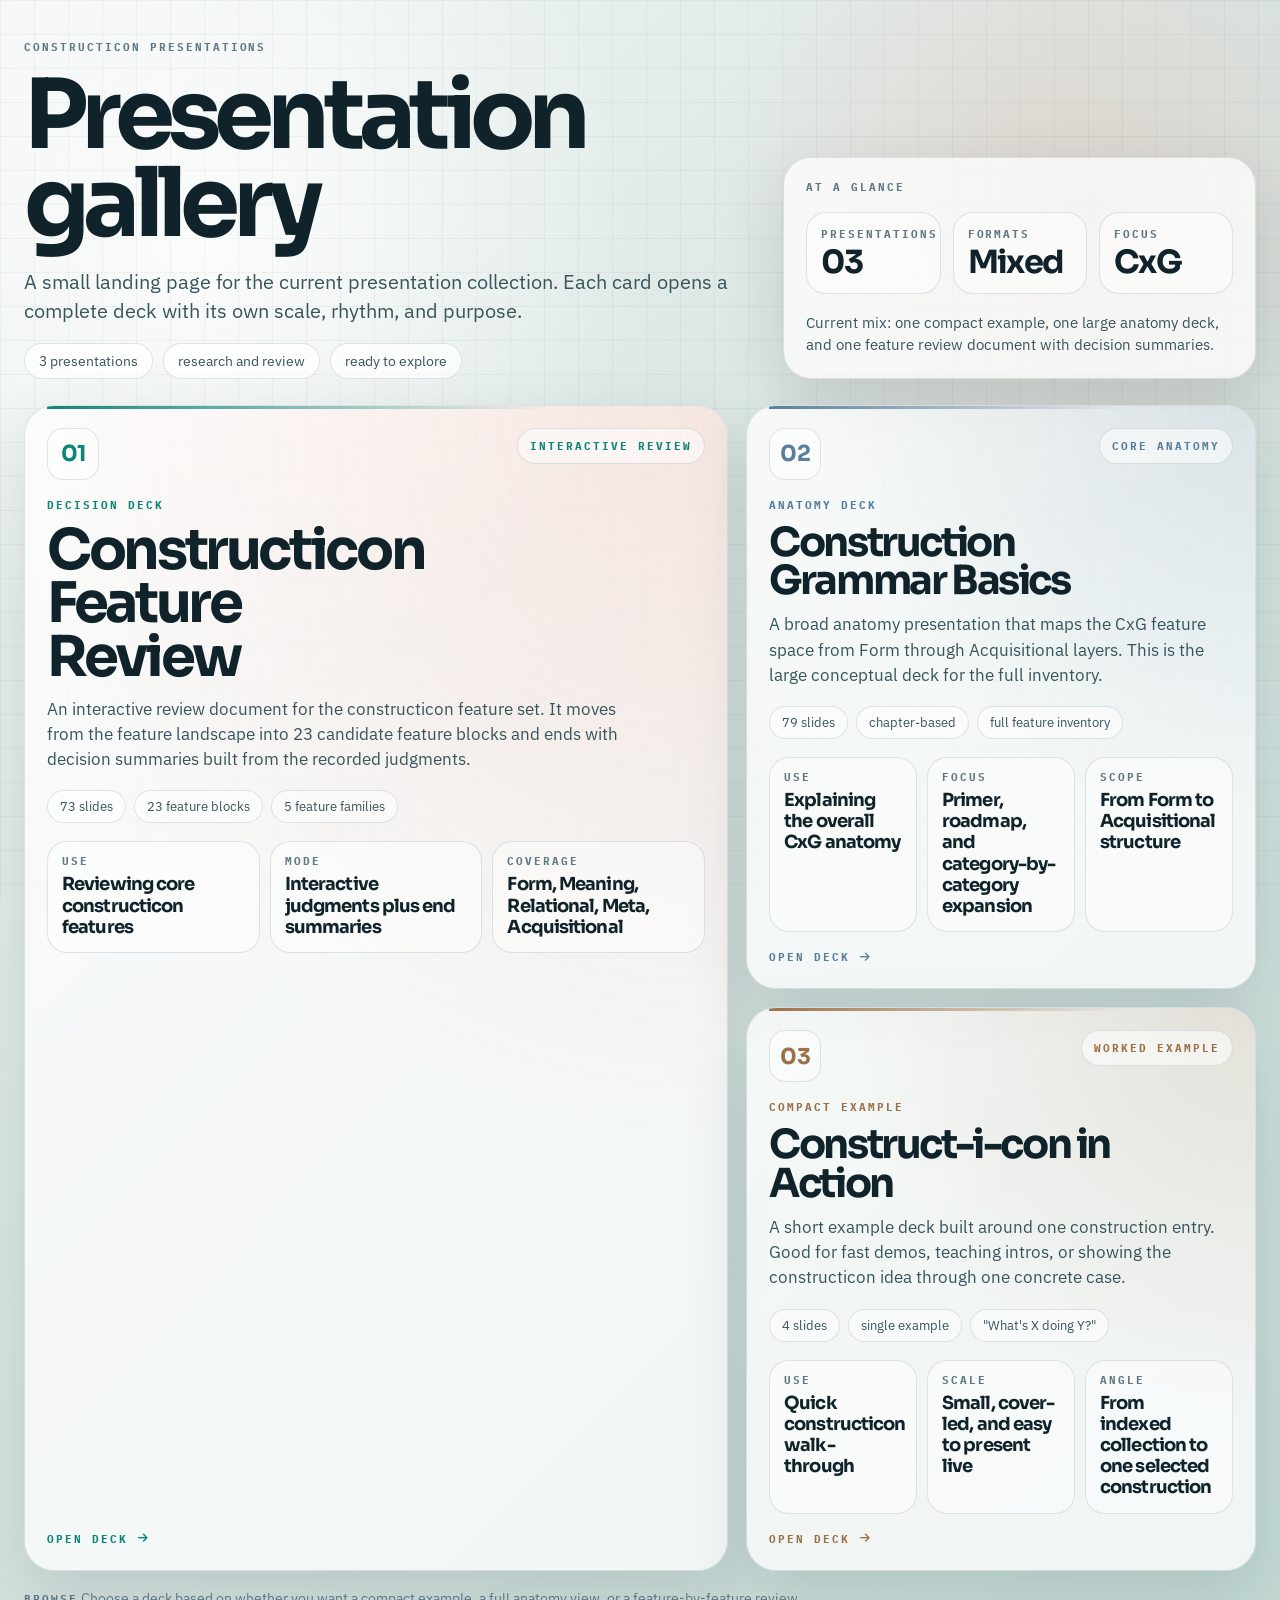
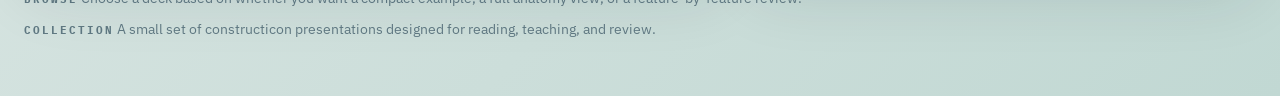
<file: presentation-gallery.html>
<!doctype html>
<html lang="en">
  <head>
    <meta charset="UTF-8" />
    <meta name="viewport" content="width=device-width, initial-scale=1.0" />
    <title>Presentation Gallery</title>
    <link rel="preconnect" href="https://fonts.googleapis.com" />
    <link rel="preconnect" href="https://fonts.gstatic.com" crossorigin />
    <link
      href="https://fonts.googleapis.com/css2?family=IBM+Plex+Mono:wght@500;600&family=IBM+Plex+Sans:wght@400;500;600&family=Sora:wght@400;600;700;800&display=swap"
      rel="stylesheet"
    />
    <link
      rel="stylesheet"
      href="https://cdnjs.cloudflare.com/ajax/libs/font-awesome/6.5.1/css/all.min.css"
    />
    <style>
      :root {
        --font-display: "Sora", sans-serif;
        --font-body: "IBM Plex Sans", sans-serif;
        --font-ui: "IBM Plex Mono", monospace;
        --page-bg: #edf3f2;
        --page-backdrop:
          radial-gradient(circle at 16% 14%, rgba(255, 255, 255, 0.82), transparent 24%),
          radial-gradient(circle at 84% 12%, rgba(240, 108, 73, 0.14), transparent 20%),
          linear-gradient(135deg, #f3f7f6 0%, #d7e4e1 46%, #c1d8d3 100%);
        --page-grid:
          linear-gradient(rgba(15, 42, 49, 0.06) 1px, transparent 1px),
          linear-gradient(90deg, rgba(15, 42, 49, 0.06) 1px, transparent 1px);
        --page-grid-size: 34px 34px;
        --panel-bg: rgba(255, 255, 255, 0.74);
        --panel-border: rgba(11, 48, 56, 0.12);
        --panel-shadow: 0 24px 64px rgba(17, 35, 40, 0.12);
        --text-primary: #10232a;
        --text-secondary: #38545d;
        --text-muted: #607983;
        --pill-bg: rgba(255, 255, 255, 0.76);
      }

      @media (prefers-color-scheme: dark) {
        :root {
          --page-bg: #0b1417;
          --page-backdrop:
            radial-gradient(circle at 16% 14%, rgba(17, 189, 167, 0.1), transparent 24%),
            radial-gradient(circle at 84% 12%, rgba(240, 108, 73, 0.08), transparent 20%),
            linear-gradient(135deg, #0a1114 0%, #102026 46%, #163037 100%);
          --page-grid:
            linear-gradient(rgba(196, 233, 230, 0.05) 1px, transparent 1px),
            linear-gradient(90deg, rgba(196, 233, 230, 0.05) 1px, transparent 1px);
          --panel-bg: rgba(18, 31, 35, 0.82);
          --panel-border: rgba(190, 234, 227, 0.12);
          --panel-shadow: 0 24px 72px rgba(0, 0, 0, 0.34);
          --text-primary: #edf7f6;
          --text-secondary: #bad1cd;
          --text-muted: #88a7a1;
          --pill-bg: rgba(15, 26, 30, 0.82);
        }
      }

      * {
        box-sizing: border-box;
      }

      html,
      body {
        min-height: 100%;
      }

      body {
        background-color: var(--page-bg);
        background-image: var(--page-backdrop);
        color: var(--text-primary);
        font-family: var(--font-body);
        margin: 0;
        position: relative;
      }

      body::before {
        background-image: var(--page-grid);
        background-size: var(--page-grid-size);
        content: "";
        inset: 0;
        opacity: 0.72;
        pointer-events: none;
        position: fixed;
      }

      a {
        color: inherit;
      }

      .page-shell {
        margin: 0 auto;
        max-width: 1380px;
        padding: 40px 24px 56px;
        position: relative;
        z-index: 1;
      }

      .hero {
        align-items: end;
        display: grid;
        gap: 20px;
        grid-template-columns: minmax(0, 1.22fr) minmax(280px, 0.78fr);
        margin-bottom: 26px;
      }

      .hero-copy-stack {
        display: flex;
        flex-direction: column;
        gap: 18px;
      }

      .eyebrow,
      .hero-label,
      .deck-kicker,
      .deck-file,
      .deck-action,
      .stat-label,
      .footer-label {
        color: var(--text-muted);
        font-family: var(--font-ui);
        font-size: 11px;
        font-weight: 700;
        letter-spacing: 0.18em;
        text-transform: uppercase;
      }

      .hero-title {
        font-family: var(--font-display);
        font-size: clamp(54px, 8vw, 96px);
        letter-spacing: -0.07em;
        line-height: 0.92;
        margin: 0;
        max-width: 9ch;
      }

      .hero-copy {
        color: var(--text-secondary);
        font-size: 20px;
        line-height: 1.45;
        margin: 0;
        max-width: 820px;
      }

      .hero-pill-row {
        display: flex;
        flex-wrap: wrap;
        gap: 10px;
      }

      .hero-pill {
        background: var(--pill-bg);
        border: 1px solid var(--panel-border);
        border-radius: 999px;
        color: var(--text-secondary);
        font-size: 14px;
        line-height: 1;
        padding: 10px 14px;
      }

      .hero-panel {
        background: var(--panel-bg);
        border: 1px solid var(--panel-border);
        border-radius: 28px;
        box-shadow: var(--panel-shadow);
        display: flex;
        flex-direction: column;
        gap: 18px;
        padding: 22px;
      }

      .hero-panel-grid {
        display: grid;
        gap: 12px;
        grid-template-columns: repeat(3, minmax(0, 1fr));
      }

      .hero-stat {
        background: rgba(255, 255, 255, 0.46);
        border: 1px solid var(--panel-border);
        border-radius: 20px;
        display: flex;
        flex-direction: column;
        gap: 6px;
        padding: 14px 14px 16px;
      }

      .stat-value {
        font-family: var(--font-display);
        font-size: 32px;
        font-weight: 700;
        letter-spacing: -0.05em;
        line-height: 0.95;
      }

      .hero-panel-note {
        color: var(--text-secondary);
        font-size: 15px;
        line-height: 1.45;
        margin: 0;
      }

      .gallery-grid {
        display: grid;
        gap: 18px;
        grid-template-columns: minmax(0, 1.16fr) minmax(320px, 0.84fr);
      }

      .deck-card {
        --card-accent: #0d8578;
        --card-accent-soft: rgba(13, 133, 120, 0.14);
        --card-accent-glow: rgba(13, 133, 120, 0.18);
        background: var(--panel-bg);
        border: 1px solid var(--panel-border);
        border-radius: 30px;
        box-shadow: var(--panel-shadow);
        display: flex;
        flex-direction: column;
        gap: 18px;
        min-height: 270px;
        overflow: hidden;
        padding: 22px 22px 24px;
        position: relative;
        text-decoration: none;
        transition:
          transform 0.2s ease,
          box-shadow 0.2s ease,
          border-color 0.2s ease;
      }

      .deck-card::before {
        background:
          radial-gradient(circle at 100% 0%, var(--card-accent-glow) 0%, transparent 54%),
          linear-gradient(145deg, rgba(255, 255, 255, 0.08), transparent 44%);
        content: "";
        inset: 0;
        pointer-events: none;
        position: absolute;
      }

      .deck-card::after {
        background: linear-gradient(90deg, var(--card-accent), transparent 76%);
        content: "";
        height: 3px;
        left: 22px;
        position: absolute;
        right: 22px;
        top: 0;
      }

      .deck-card:hover {
        border-color: color-mix(in srgb, var(--card-accent) 42%, var(--panel-border));
        box-shadow: 0 28px 72px rgba(17, 35, 40, 0.18);
        transform: translateY(-3px);
      }

      .deck-card > * {
        position: relative;
        z-index: 1;
      }

      .deck-card--featured {
        grid-row: span 2;
        min-height: 560px;
      }

      .deck-card--example {
        --card-accent: #9c7148;
        --card-accent-soft: rgba(156, 113, 72, 0.15);
        --card-accent-glow: rgba(156, 113, 72, 0.16);
      }

      .deck-card--basics {
        --card-accent: #587e9c;
        --card-accent-soft: rgba(88, 126, 156, 0.14);
        --card-accent-glow: rgba(88, 126, 156, 0.16);
      }

      .deck-card--review {
        --card-accent: #0d8578;
        --card-accent-soft: rgba(13, 133, 120, 0.14);
        --card-accent-glow: rgba(240, 108, 73, 0.14);
      }

      .deck-card-top {
        align-items: flex-start;
        display: flex;
        gap: 14px;
        justify-content: space-between;
      }

      .deck-index {
        align-items: center;
        background: rgba(255, 255, 255, 0.48);
        border: 1px solid var(--panel-border);
        border-radius: 16px;
        color: var(--card-accent);
        display: inline-flex;
        font-family: var(--font-display);
        font-size: 22px;
        font-weight: 700;
        height: 52px;
        justify-content: center;
        letter-spacing: -0.04em;
        min-width: 52px;
      }

      .deck-file {
        background: rgba(255, 255, 255, 0.54);
        border: 1px solid var(--panel-border);
        border-radius: 999px;
        color: var(--card-accent);
        padding: 10px 12px;
      }

      .deck-main {
        display: flex;
        flex-direction: column;
        gap: 12px;
      }

      .deck-kicker {
        color: var(--card-accent);
      }

      .deck-title {
        font-family: var(--font-display);
        font-size: 40px;
        font-weight: 700;
        letter-spacing: -0.06em;
        line-height: 0.96;
        margin: 0;
        max-width: 11ch;
      }

      .deck-card--featured .deck-title {
        font-size: 56px;
        max-width: 8ch;
      }

      .deck-copy {
        color: var(--text-secondary);
        font-size: 17px;
        line-height: 1.48;
        margin: 0;
        max-width: 60ch;
      }

      .deck-tags {
        display: flex;
        flex-wrap: wrap;
        gap: 8px;
      }

      .deck-tag {
        background: rgba(255, 255, 255, 0.52);
        border: 1px solid var(--panel-border);
        border-radius: 999px;
        color: var(--text-secondary);
        font-size: 13px;
        line-height: 1;
        padding: 9px 12px;
      }

      .deck-stat-grid {
        display: grid;
        gap: 10px;
        grid-template-columns: repeat(3, minmax(0, 1fr));
      }

      .deck-stat {
        background: rgba(255, 255, 255, 0.48);
        border: 1px solid var(--panel-border);
        border-radius: 20px;
        display: flex;
        flex-direction: column;
        gap: 6px;
        min-width: 0;
        padding: 12px 14px 14px;
      }

      .deck-stat .stat-value {
        color: var(--text-primary);
        font-size: 18px;
        line-height: 1.18;
      }

      .deck-footer {
        align-items: end;
        display: flex;
        justify-content: space-between;
        margin-top: auto;
      }

      .deck-action {
        align-items: center;
        color: var(--card-accent);
        display: inline-flex;
        gap: 10px;
      }

      .deck-action i {
        transition: transform 0.2s ease;
      }

      .deck-card:hover .deck-action i {
        transform: translateX(3px);
      }

      .footer-strip {
        align-items: center;
        color: var(--text-muted);
        display: flex;
        flex-wrap: wrap;
        gap: 12px 18px;
        justify-content: space-between;
        margin-top: 18px;
      }

      .footer-copy,
      .footer-path {
        font-size: 14px;
        line-height: 1.4;
        margin: 0;
      }

      @media (max-width: 1080px) {
        .hero,
        .gallery-grid {
          grid-template-columns: 1fr;
        }

        .deck-card--featured {
          grid-row: span 1;
          min-height: 420px;
        }

        .deck-card--featured .deck-title {
          font-size: 48px;
        }
      }

      @media (max-width: 760px) {
        .page-shell {
          padding: 28px 16px 34px;
        }

        .hero-copy {
          font-size: 18px;
        }

        .hero-panel-grid,
        .deck-stat-grid {
          grid-template-columns: 1fr;
        }

        .deck-title {
          font-size: 34px;
        }

        .deck-card--featured .deck-title {
          font-size: 42px;
        }
      }
    </style>
  </head>
  <body>
    <main class="page-shell">
      <section class="hero">
        <div class="hero-copy-stack">
          <div class="eyebrow">Constructicon presentations</div>
          <h1 class="hero-title">Presentation gallery</h1>
          <p class="hero-copy">
            A small landing page for the current presentation collection. Each card opens a
            complete deck with its own scale, rhythm, and purpose.
          </p>
          <div class="hero-pill-row">
            <span class="hero-pill">3 presentations</span>
            <span class="hero-pill">research and review</span>
            <span class="hero-pill">ready to explore</span>
          </div>
        </div>

        <aside class="hero-panel">
          <div class="eyebrow">At a glance</div>
          <div class="hero-panel-grid">
            <div class="hero-stat">
              <div class="stat-label">Presentations</div>
              <div class="stat-value">03</div>
            </div>
            <div class="hero-stat">
              <div class="stat-label">Formats</div>
              <div class="stat-value">Mixed</div>
            </div>
            <div class="hero-stat">
              <div class="stat-label">Focus</div>
              <div class="stat-value">CxG</div>
            </div>
          </div>
          <p class="hero-panel-note">
            Current mix: one compact example, one large anatomy deck, and one feature review
            document with decision summaries.
          </p>
        </aside>
      </section>

      <section class="gallery-grid" aria-label="Available presentations">
        <a class="deck-card deck-card--review deck-card--featured" href="constructicon-feature-review.html">
          <div class="deck-card-top">
            <span class="deck-index">01</span>
            <span class="deck-file">Interactive review</span>
          </div>

          <div class="deck-main">
            <div class="deck-kicker">Decision deck</div>
            <h2 class="deck-title">Constructicon Feature Review</h2>
            <p class="deck-copy">
              An interactive review document for the constructicon feature set. It moves from
              the feature landscape into 23 candidate feature blocks and ends with decision
              summaries built from the recorded judgments.
            </p>
          </div>

          <div class="deck-tags">
            <span class="deck-tag">73 slides</span>
            <span class="deck-tag">23 feature blocks</span>
            <span class="deck-tag">5 feature families</span>
          </div>

          <div class="deck-stat-grid">
            <div class="deck-stat">
              <div class="stat-label">Use</div>
              <div class="stat-value">Reviewing core constructicon features</div>
            </div>
            <div class="deck-stat">
              <div class="stat-label">Mode</div>
              <div class="stat-value">Interactive judgments plus end summaries</div>
            </div>
            <div class="deck-stat">
              <div class="stat-label">Coverage</div>
              <div class="stat-value">Form, Meaning, Relational, Meta, Acquisitional</div>
            </div>
          </div>

          <div class="deck-footer">
            <span class="deck-action">
              Open deck
              <i class="fa-solid fa-arrow-right"></i>
            </span>
          </div>
        </a>

        <a class="deck-card deck-card--basics" href="cxg-basics.html">
          <div class="deck-card-top">
            <span class="deck-index">02</span>
            <span class="deck-file">Core anatomy</span>
          </div>

          <div class="deck-main">
            <div class="deck-kicker">Anatomy deck</div>
            <h2 class="deck-title">Construction Grammar Basics</h2>
            <p class="deck-copy">
              A broad anatomy presentation that maps the CxG feature space from Form through
              Acquisitional layers. This is the large conceptual deck for the full inventory.
            </p>
          </div>

          <div class="deck-tags">
            <span class="deck-tag">79 slides</span>
            <span class="deck-tag">chapter-based</span>
            <span class="deck-tag">full feature inventory</span>
          </div>

          <div class="deck-stat-grid">
            <div class="deck-stat">
              <div class="stat-label">Use</div>
              <div class="stat-value">Explaining the overall CxG anatomy</div>
            </div>
            <div class="deck-stat">
              <div class="stat-label">Focus</div>
              <div class="stat-value">Primer, roadmap, and category-by-category expansion</div>
            </div>
            <div class="deck-stat">
              <div class="stat-label">Scope</div>
              <div class="stat-value">From Form to Acquisitional structure</div>
            </div>
          </div>

          <div class="deck-footer">
            <span class="deck-action">
              Open deck
              <i class="fa-solid fa-arrow-right"></i>
            </span>
          </div>
        </a>

        <a class="deck-card deck-card--example" href="con-in-action.html">
          <div class="deck-card-top">
            <span class="deck-index">03</span>
            <span class="deck-file">Worked example</span>
          </div>

          <div class="deck-main">
            <div class="deck-kicker">Compact example</div>
            <h2 class="deck-title">Construct-i-con in Action</h2>
            <p class="deck-copy">
              A short example deck built around one construction entry. Good for fast demos,
              teaching intros, or showing the constructicon idea through one concrete case.
            </p>
          </div>

          <div class="deck-tags">
            <span class="deck-tag">4 slides</span>
            <span class="deck-tag">single example</span>
            <span class="deck-tag">"What's X doing Y?"</span>
          </div>

          <div class="deck-stat-grid">
            <div class="deck-stat">
              <div class="stat-label">Use</div>
              <div class="stat-value">Quick constructicon walk-through</div>
            </div>
            <div class="deck-stat">
              <div class="stat-label">Scale</div>
              <div class="stat-value">Small, cover-led, and easy to present live</div>
            </div>
            <div class="deck-stat">
              <div class="stat-label">Angle</div>
              <div class="stat-value">From indexed collection to one selected construction</div>
            </div>
          </div>

          <div class="deck-footer">
            <span class="deck-action">
              Open deck
              <i class="fa-solid fa-arrow-right"></i>
            </span>
          </div>
        </a>
      </section>

      <footer class="footer-strip">
        <p class="footer-copy">
          <span class="footer-label">Browse</span>
          Choose a deck based on whether you want a compact example, a full anatomy view, or a
          feature-by-feature review.
        </p>
        <p class="footer-path">
          <span class="footer-label">Collection</span>
          A small set of constructicon presentations designed for reading, teaching, and review.
        </p>
      </footer>
    </main>
  </body>
</html>
</file>
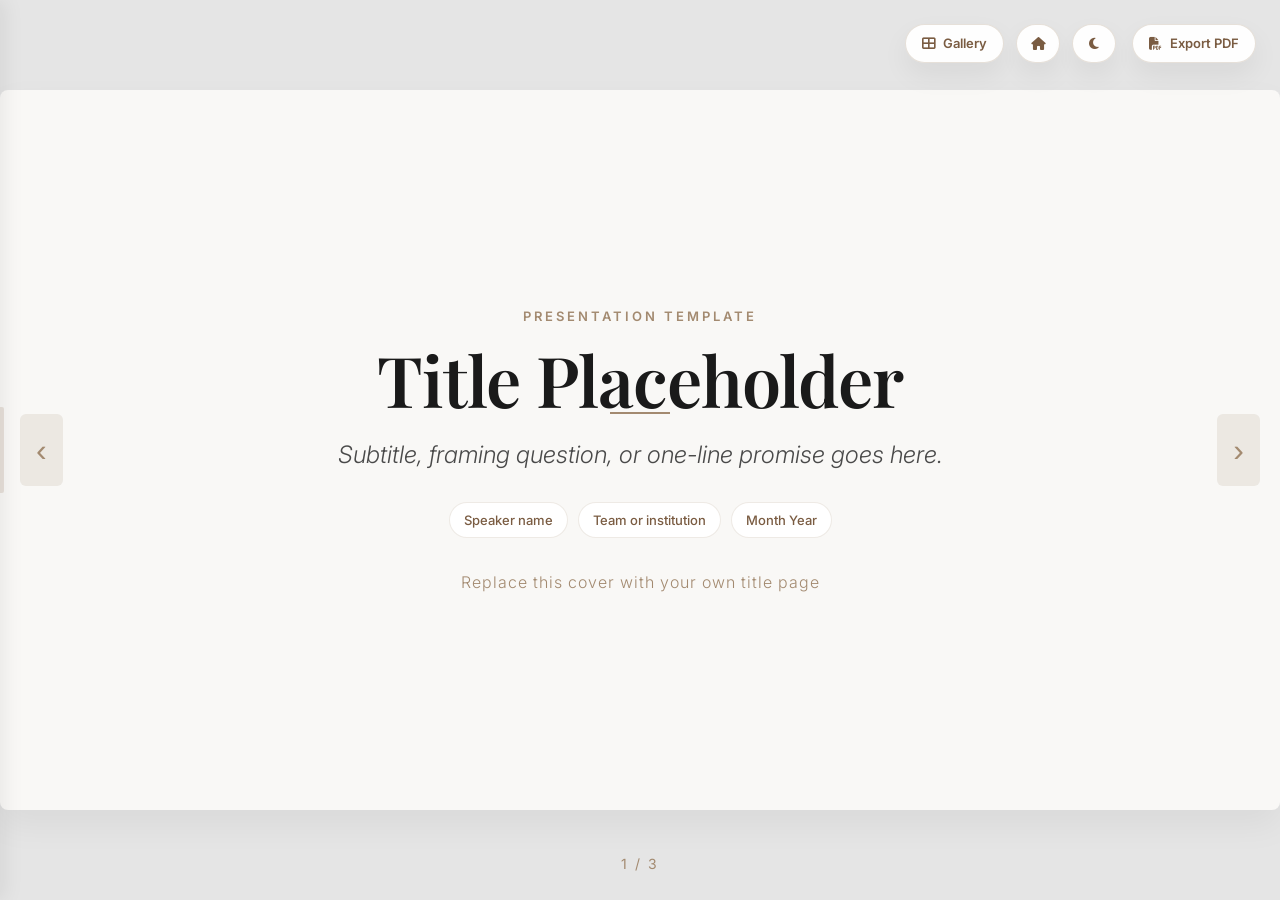
<file: presentation-template.html>
<!doctype html>
<html lang="en">
  <head>
    <meta charset="UTF-8" />
    <meta name="viewport" content="width=device-width, initial-scale=1.0" />
    <title>Presentation Template</title>
    <link rel="preconnect" href="https://fonts.googleapis.com" />
    <link rel="preconnect" href="https://fonts.gstatic.com" crossorigin />
    <link
      href="https://fonts.googleapis.com/css2?family=Inter:wght@300;400;500;600&family=Playfair+Display:ital,wght@0,400;0,600;1,400&display=swap"
      rel="stylesheet"
    />
    <link
      rel="stylesheet"
      href="https://cdnjs.cloudflare.com/ajax/libs/font-awesome/6.5.1/css/all.min.css"
    />

    <style>
      * {
        box-sizing: border-box;
      }

      p {
        margin: 0;
        margin-bottom: 15px;
      }

      body {
        background-color: #e5e5e5;
        margin: 0;
        height: 100vh;
        display: flex;
        align-items: center;
        justify-content: center;
        overflow: hidden;
        transition: background-color 0.24s ease;
      }

      .slide-container {
        display: none;
      }

      .slide-container.active {
        display: flex;
      }

      .nav-btn {
        position: fixed;
        top: 50%;
        transform: translateY(-50%);
        background: rgba(163, 138, 112, 0.15);
        border: none;
        color: #a38a70;
        font-size: 32px;
        cursor: pointer;
        padding: 20px 16px;
        border-radius: 6px;
        z-index: 100;
        line-height: 1;
        user-select: none;
      }

      .nav-btn:hover {
        background: rgba(163, 138, 112, 0.3);
      }

      .nav-btn.prev {
        left: 20px;
      }

      .nav-btn.next {
        right: 20px;
      }

      .top-action-btn {
        align-items: center;
        appearance: none;
        background: rgba(255, 255, 255, 0.94);
        border: 1px solid rgba(163, 138, 112, 0.26);
        border-radius: 999px;
        box-shadow: 0 12px 28px rgba(0, 0, 0, 0.06);
        color: #7a5c42;
        cursor: pointer;
        display: inline-flex;
        font-family: "Inter", sans-serif;
        font-size: 13px;
        font-weight: 600;
        gap: 8px;
        line-height: 1;
        padding: 12px 16px;
        position: fixed;
        right: 24px;
        text-decoration: none;
        top: 24px;
        transition:
          transform 0.18s ease,
          box-shadow 0.18s ease,
          border-color 0.18s ease,
          background 0.18s ease;
        user-select: none;
        z-index: 110;
      }

      .top-action-btn:hover {
        background: #ffffff;
        border-color: rgba(163, 138, 112, 0.38);
        box-shadow: 0 16px 32px rgba(0, 0, 0, 0.08);
        transform: translateY(-1px);
      }

      .top-action-btn[hidden] {
        display: none !important;
      }

      .history-back-btn {
        right: 420px;
      }

      .gallery-btn {
        right: 276px;
      }

      .home-btn {
        justify-content: center;
        min-width: 44px;
        padding: 12px;
        right: 220px;
      }

      .pdf-export-btn {
        gap: 8px;
        padding: 12px 16px;
        right: 24px;
      }

      .theme-toggle-btn {
        justify-content: center;
        min-width: 44px;
        padding: 12px;
        right: 164px;
      }

      .slide-container {
        align-items: center;
        background-color: #f9f8f6;
        border-radius: 8px;
        box-shadow: 0 15px 35px rgba(0, 0, 0, 0.05);
        flex-direction: column;
        height: 720px;
        justify-content: center;
        overflow: hidden;
        padding: 60px 80px;
        position: relative;
        transition:
          box-shadow 0.24s ease,
          filter 0.24s ease;
        width: 1280px;
      }

      .slide-container::before {
        content: "";
        height: 100%;
        left: 0;
        position: absolute;
        top: 0;
        width: 100%;
        z-index: 0;
      }

      .slide-container > * {
        position: relative;
        z-index: 1;
      }

      .slide-container h1,
      .slide-container h2,
      .slide-container h3 {
        color: #1a1a1a;
        font-weight: 600;
        font-family: "Playfair Display", serif;
        margin: 0;
      }

      .slide-container p,
      .slide-container li,
      .slide-container .subtitle,
      .slide-container .number-label,
      .slide-container cite {
        color: #4a4a4a;
        font-family: "Inter", sans-serif;
        font-weight: 300;
      }

      .slide-container h1 {
        font-size: 70px;
        letter-spacing: -1px;
      }

      .slide-container .slide-title {
        font-size: 44px;
        font-weight: 600;
        margin-bottom: 28px;
        text-align: left;
        width: 100%;
        letter-spacing: -0.5px;
      }

      .slide-container h3 {
        font-size: 30px;
        font-weight: 400;
        margin-bottom: 15px;
      }

      .slide-container p,
      .slide-container li,
      .slide-container cite {
        font-size: 24px;
        line-height: 1.6;
      }

      .slide-container .subtitle {
        font-weight: 400;
        margin: 20px auto;
        font-size: 22px;
        color: #a38a70;
      }

      .slide-container .content-area {
        align-items: center;
        display: flex;
        flex-direction: column;
        flex-grow: 1;
        justify-content: center;
        min-height: 0;
        width: 100%;
      }

      .two-column {
        align-items: center;
        display: grid;
        grid-template-columns: 1fr 1fr;
        gap: 60px;
        width: 100%;
      }

      .callout-box {
        background-color: #ffffff;
        border-left: 4px solid #a38a70;
        padding: 36px 56px;
        width: 100%;
        box-shadow: 0 10px 30px rgba(0, 0, 0, 0.03);
        border-radius: 0 8px 8px 0;
        position: relative;
      }

      .callout-box i.decorative-icon {
        position: absolute;
        top: -25px;
        left: 50px;
        font-size: 40px;
        color: #e5e0d8;
        background: #f9f8f6;
        padding: 0 10px;
      }

      .feature-intro-slide::before {
        background:
          radial-gradient(
            circle at top right,
            rgba(255, 255, 255, 0.75) 0%,
            rgba(255, 255, 255, 0) 42%
          ),
          linear-gradient(
            180deg,
            rgba(255, 255, 255, 0.28),
            rgba(249, 248, 246, 0)
          );
      }

      .feature-intro-slide {
        align-items: stretch;
        justify-content: flex-start;
        padding: 38px 46px 42px;
      }

      .primer-fit-slide {
        align-items: stretch;
        justify-content: flex-start;
      }

      .feature-intro-scale-frame {
        display: flex;
        flex-direction: column;
        min-height: 0;
        transform: scale(var(--feature-intro-scale, 1));
        transform-origin: top left;
        width: calc(100% * var(--feature-intro-width-factor, 1));
      }

      .feature-intro-header {
        align-items: stretch;
        border-bottom: 1px solid #e6dfd6;
        display: grid;
        gap: 14px;
        grid-template-columns: minmax(0, 1fr) 300px;
        margin-bottom: 12px;
        padding-bottom: 12px;
        width: 100%;
      }

      .feature-intro-eyebrow {
        color: var(--feature-accent, #a38a70);
        font-family: "Inter", sans-serif;
        font-size: 10px;
        font-weight: 700;
        letter-spacing: 2.4px;
        margin-bottom: 8px;
        text-transform: uppercase;
      }

      .feature-intro-title {
        color: #171717;
        font-family: "Playfair Display", serif;
        font-size: 36px;
        font-weight: 600;
        letter-spacing: -0.9px;
        line-height: 1.02;
        margin: 0 0 8px 0;
      }

      .feature-intro-lead {
        color: #5f5953;
        font-family: "Inter", sans-serif;
        font-size: 16px;
        line-height: 1.4;
        max-width: 860px;
      }

      .feature-intro-focus {
        align-self: stretch;
        background: linear-gradient(
          180deg,
          rgba(255, 255, 255, 0.96) 0%,
          #f2ede6 100%
        );
        border: 1px solid rgba(26, 26, 26, 0.06);
        border-radius: 15px;
        border-top: 3px solid var(--feature-accent, #a38a70);
        box-shadow: 0 10px 24px rgba(0, 0, 0, 0.04);
        display: flex;
        flex-direction: column;
        gap: 6px;
        justify-content: center;
        min-height: 100%;
        padding: 12px 14px;
      }

      .feature-intro-focus-label {
        color: var(--feature-accent, #a38a70);
        font-family: "Inter", sans-serif;
        font-size: 9px;
        font-weight: 700;
        letter-spacing: 2.2px;
        text-transform: uppercase;
      }

      .feature-intro-focus-text {
        color: #1f1f1f;
        font-family: "Playfair Display", serif;
        font-size: 24px;
        line-height: 1.08;
      }

      .feature-intro-content {
        align-items: flex-start !important;
        gap: 0;
        justify-content: flex-start !important;
        width: 100%;
      }

      .feature-intro-grid {
        align-items: stretch !important;
        flex-grow: 1;
        gap: 14px !important;
        grid-template-columns: minmax(0, 1.08fr) minmax(0, 0.92fr);
      }

      .feature-intro-grid > div:first-child {
        border: 1px solid rgba(26, 26, 26, 0.05);
        border-radius: 16px;
        display: grid !important;
        gap: 10px 14px !important;
        grid-template-columns: minmax(0, 0.92fr) minmax(0, 1.08fr);
        align-content: start;
        overflow: hidden;
        padding: 16px 18px !important;
        position: relative;
      }

      .feature-intro-grid > div:first-child::before {
        background: var(--feature-accent, #a38a70);
        content: "";
        inset: 0 auto 0 0;
        position: absolute;
        width: 4px;
      }

      .feature-intro-grid > div:first-child > h4 {
        grid-column: 1 / -1;
      }

      .feature-intro-grid > div:first-child > div {
        min-width: 0;
      }

      .feature-intro-grid > div:first-child > div:last-child {
        grid-column: 1 / -1;
      }

      .feature-intro-grid > div:last-child {
        display: flex;
        flex-direction: column;
        gap: 8px !important;
        justify-content: flex-start;
        min-width: 0;
      }

      .feature-intro-grid > div:last-child > div {
        min-width: 0;
        padding: 12px 14px !important;
      }

      .template-cover {
        display: flex;
        flex-direction: column;
        align-items: center;
        justify-content: center;
        text-align: center;
        width: 100%;
        max-width: 980px;
      }

      .template-cover-eyebrow {
        font-family: "Inter", sans-serif;
        font-size: 13px;
        font-weight: 600;
        letter-spacing: 3px;
        text-transform: uppercase;
        color: #a38a70;
        margin-bottom: 22px;
      }

      .template-cover-title {
        font-family: "Playfair Display", serif;
        font-size: 84px;
        line-height: 0.95;
        letter-spacing: -2px;
        color: #1a1a1a;
        margin: 0 0 26px 0;
      }

      .template-cover-rule {
        width: 60px;
        height: 2px;
        background: #a38a70;
        margin: 0 0 22px 0;
      }

      .template-cover-subtitle {
        font-family: "Playfair Display", serif;
        font-style: italic;
        font-size: 28px;
        color: #7a7a7a;
        margin: 0 0 28px 0;
      }

      .template-chip-row {
        display: flex;
        flex-wrap: wrap;
        justify-content: center;
        gap: 10px;
        margin-bottom: 34px;
      }

      .template-chip {
        background: rgba(255, 255, 255, 0.92);
        border: 1px solid rgba(163, 138, 112, 0.18);
        border-radius: 999px;
        color: #7a5c42;
        font-family: "Inter", sans-serif;
        font-size: 13px;
        font-weight: 500;
        padding: 9px 14px;
      }

      .template-cover-meta {
        font-family: "Inter", sans-serif;
        font-size: 16px;
        font-weight: 300;
        color: #a38a70;
        letter-spacing: 1px;
      }

      .template-note-list {
        list-style: none;
        margin: 16px 0 0 0;
        padding: 0;
        display: flex;
        flex-direction: column;
        gap: 14px;
      }

      .template-note-list li {
        position: relative;
        padding-left: 24px;
        font-size: 20px;
        color: #4a4a4a;
        line-height: 1.5;
      }

      .template-note-list li::before {
        content: "";
        position: absolute;
        left: 0;
        top: 11px;
        width: 6px;
        height: 6px;
        border-radius: 50%;
        background: #a38a70;
      }

      .template-note-list.compact {
        gap: 10px;
        margin-top: 0;
      }

      .template-note-list.compact li {
        font-size: 18px;
      }

      .template-grid {
        align-items: stretch;
        gap: 24px;
      }

      .template-card {
        background: #ffffff;
        border-radius: 12px;
        box-shadow: 0 10px 30px rgba(0, 0, 0, 0.03);
        padding: 28px 30px;
        display: flex;
        flex-direction: column;
        gap: 14px;
      }

      .template-card-accent {
        border-top: 4px solid #a38a70;
        background: linear-gradient(145deg, #fdfcf9 0%, #f4ece2 100%);
      }

      .template-kicker {
        font-family: "Inter", sans-serif;
        font-size: 11px;
        font-weight: 700;
        letter-spacing: 2.2px;
        text-transform: uppercase;
        color: #a38a70;
      }

      .template-heading {
        font-family: "Playfair Display", serif;
        font-size: 34px;
        line-height: 1.08;
        color: #1a1a1a;
        margin: 0;
      }

      .template-copy {
        font-family: "Inter", sans-serif;
        font-size: 18px;
        line-height: 1.55;
        color: #4a4a4a;
        margin: 0;
      }

      .sidebar-nav {
        position: fixed;
        left: -272px;
        top: 0;
        width: 296px;
        height: 100%;
        z-index: 200;
        display: flex;
        flex-direction: row;
        align-items: stretch;
        transition: left 0.28s cubic-bezier(0.4, 0, 0.2, 1);
      }

      .sidebar-nav:hover,
      .sidebar-nav.pinned {
        left: 0;
      }

      .sidebar-content {
        background: rgba(249, 248, 246, 0.98);
        backdrop-filter: blur(10px);
        -webkit-backdrop-filter: blur(10px);
        flex: 1;
        overflow-y: auto;
        overflow-x: hidden;
        padding: 18px 0 22px;
        box-shadow: 4px 0 20px rgba(0, 0, 0, 0.07);
        display: flex;
        flex-direction: column;
        transition:
          box-shadow 0.24s ease,
          filter 0.24s ease;
      }

      .sidebar-content::-webkit-scrollbar {
        width: 3px;
      }

      .sidebar-content::-webkit-scrollbar-track {
        background: transparent;
      }

      .sidebar-content::-webkit-scrollbar-thumb {
        background: #d4ccbf;
        border-radius: 2px;
      }

      .sidebar-top {
        padding: 0 18px 18px;
        margin-bottom: 10px;
        border-bottom: 1px solid #f0eee9;
        display: flex;
        flex-direction: column;
        gap: 10px;
      }

      .sidebar-top-row {
        display: flex;
        align-items: center;
        justify-content: space-between;
        gap: 12px;
      }

      .sidebar-eyebrow {
        font-family: "Inter", sans-serif;
        font-size: 10px;
        font-weight: 600;
        letter-spacing: 4px;
        text-transform: uppercase;
        color: #a38a70;
      }

      .sidebar-pin-btn {
        border: none;
        background: transparent;
        color: #a38a70;
        width: 30px;
        height: 30px;
        border-radius: 50%;
        cursor: pointer;
        display: inline-flex;
        align-items: center;
        justify-content: center;
        transition:
          background 0.15s,
          color 0.15s,
          transform 0.15s;
      }

      .sidebar-pin-btn:hover,
      .sidebar-pin-btn.active {
        background: rgba(163, 138, 112, 0.12);
        color: #7a5c42;
      }

      .sidebar-pin-btn.active i {
        transform: rotate(25deg);
      }

      .sidebar-current-section {
        font-family: "Inter", sans-serif;
        font-size: 10px;
        font-weight: 600;
        letter-spacing: 2px;
        text-transform: uppercase;
        color: #a38a70;
      }

      .sidebar-current-title {
        font-family: "Playfair Display", serif;
        font-size: 20px;
        line-height: 1.3;
        color: #1a1a1a;
      }

      .sidebar-handle {
        width: 24px;
        flex-shrink: 0;
        position: relative;
        border: none;
        background: transparent;
        padding: 0;
        cursor: pointer;
      }

      .sidebar-handle::before {
        content: "";
        position: absolute;
        left: 0;
        top: 50%;
        transform: translateY(-50%);
        width: 4px;
        height: 86px;
        background: rgba(163, 138, 112, 0.22);
        border-radius: 0 2px 2px 0;
        transition: background 0.2s;
      }

      .sidebar-nav:hover .sidebar-handle::before,
      .sidebar-nav.pinned .sidebar-handle::before {
        background: rgba(163, 138, 112, 0.5);
      }

      .sidebar-section {
        margin: 0 10px 8px;
        border: 1px solid transparent;
        border-radius: 10px;
        background: rgba(255, 255, 255, 0);
        transition:
          background 0.18s,
          border-color 0.18s;
      }

      .sidebar-section.active {
        background: transparent;
        border-color: transparent;
      }

      .sidebar-section-summary,
      .sidebar-subsection-summary {
        list-style: none;
        cursor: pointer;
        display: flex;
        align-items: center;
        justify-content: space-between;
        gap: 14px;
        user-select: none;
        border-radius: 8px;
      }

      .sidebar-section-summary {
        padding: 12px 14px;
      }

      .sidebar-section-summary:hover,
      .sidebar-subsection-summary:hover {
        background: rgba(163, 138, 112, 0.05);
      }

      .sidebar-section-summary::-webkit-details-marker,
      .sidebar-subsection-summary::-webkit-details-marker {
        display: none;
      }

      .sidebar-section-meta,
      .sidebar-subsection-meta {
        display: flex;
        flex-direction: column;
        gap: 4px;
        min-width: 0;
      }

      .sidebar-section-kicker {
        font-family: "Inter", sans-serif;
        font-size: 9px;
        font-weight: 600;
        letter-spacing: 2px;
        text-transform: uppercase;
        color: #c0b8ae;
      }

      .sidebar-section-title {
        font-family: "Playfair Display", serif;
        font-size: 20px;
        line-height: 1.1;
        color: #1a1a1a;
      }

      .sidebar-summary-right {
        display: flex;
        align-items: center;
        gap: 10px;
        flex-shrink: 0;
      }

      .sidebar-count {
        font-family: "Inter", sans-serif;
        font-size: 11px;
        font-weight: 600;
        color: #7a7a7a;
        background: #f3f0ea;
        border-radius: 999px;
        min-width: 28px;
        padding: 4px 8px;
        text-align: center;
      }

      .sidebar-chevron {
        color: #b7a690;
        font-size: 11px;
        transition:
          transform 0.18s,
          color 0.18s;
      }

      .sidebar-section[open] > .sidebar-section-summary .sidebar-chevron {
        transform: rotate(180deg);
        color: #a38a70;
      }

      .sidebar-section.active > .sidebar-section-summary .sidebar-section-title {
        color: #7a5c42;
      }

      .sidebar-section.active > .sidebar-section-summary .sidebar-section-kicker {
        color: #a38a70;
      }

      .sidebar-section.active > .sidebar-section-summary .sidebar-count {
        background: #ece2d4;
        color: #7a5c42;
      }

      .sidebar-section-items {
        padding: 0 0 8px;
      }

      .sidebar-item {
        display: block;
        width: 100%;
        border: none;
        background: transparent;
        text-align: left;
        font-family: "Inter", sans-serif;
        font-size: 13px;
        font-weight: 400;
        color: #6f6f6f;
        padding: 8px 18px 8px 34px;
        cursor: pointer;
        position: relative;
        transition:
          color 0.15s,
          background 0.15s;
        white-space: normal;
        user-select: none;
        line-height: 1.45;
      }

      .sidebar-item::before {
        content: "";
        position: absolute;
        left: 16px;
        top: 14px;
        width: 4px;
        height: 4px;
        border-radius: 50%;
        background: #d4ccbf;
        transition: background 0.15s;
      }

      .sidebar-item:hover {
        color: #1a1a1a;
        background: rgba(163, 138, 112, 0.06);
      }

      .sidebar-item:hover::before {
        background: #a38a70;
      }

      .sidebar-item.active {
        color: #a38a70;
        font-weight: 500;
        background: rgba(163, 138, 112, 0.08);
      }

      .sidebar-item.active::before {
        background: #a38a70;
        width: 5px;
        height: 5px;
      }

      .slide-counter {
        position: fixed;
        bottom: 28px;
        left: 50%;
        transform: translateX(-50%);
        font-family: "Inter", sans-serif;
        font-size: 14px;
        font-weight: 400;
        color: #a38a70;
        letter-spacing: 2px;
        z-index: 100;
        user-select: none;
      }

      body.pdf-exporting {
        align-items: flex-start;
        background: #ffffff;
        display: block;
        height: auto;
        justify-content: flex-start;
        overflow: visible;
        padding: 0.35in 0;
      }

      body.pdf-exporting .slide-container {
        box-shadow: none;
        break-after: page;
        display: flex !important;
        margin: 0 auto 0.35in;
        page-break-after: always;
        print-color-adjust: exact;
        -webkit-print-color-adjust: exact;
      }

      body.pdf-exporting .slide-container.last-slide {
        break-after: auto;
        margin-bottom: 0;
        page-break-after: auto;
      }

      body.pdf-exporting .sidebar-nav,
      body.pdf-exporting .nav-btn,
      body.pdf-exporting .slide-counter,
      body.pdf-exporting .top-action-btn {
        display: none !important;
      }

      body[data-theme="dark"] {
        background-color: #11161c;
      }

      body[data-theme="dark"] .nav-btn {
        background: rgba(215, 196, 170, 0.16);
        color: #d7c4aa;
      }

      body[data-theme="dark"] .nav-btn:hover {
        background: rgba(215, 196, 170, 0.28);
      }

      body[data-theme="dark"] .top-action-btn {
        background: rgba(16, 21, 28, 0.92);
        border-color: rgba(215, 196, 170, 0.22);
        box-shadow: 0 16px 34px rgba(0, 0, 0, 0.32);
        color: #f5e9db;
      }

      body[data-theme="dark"] .top-action-btn:hover {
        background: rgba(24, 30, 39, 0.96);
        border-color: rgba(215, 196, 170, 0.38);
        box-shadow: 0 20px 40px rgba(0, 0, 0, 0.38);
      }

      body[data-theme="dark"] .slide-container {
        box-shadow: 0 22px 56px rgba(0, 0, 0, 0.34);
        filter: invert(1) hue-rotate(180deg);
      }

      body[data-theme="dark"] .slide-container.theme-preserve-dark {
        filter: none;
      }

      body[data-theme="dark"] .slide-container img,
      body[data-theme="dark"] .slide-container video,
      body[data-theme="dark"] .slide-container canvas,
      body[data-theme="dark"] .slide-container iframe,
      body[data-theme="dark"] .slide-container svg image {
        filter: invert(1) hue-rotate(180deg);
      }

      body[data-theme="dark"] .sidebar-content {
        box-shadow: 4px 0 24px rgba(0, 0, 0, 0.28);
        filter: invert(1) hue-rotate(180deg);
      }

      body[data-theme="dark"] .sidebar-handle::before {
        background: rgba(215, 196, 170, 0.22);
      }

      body[data-theme="dark"] .slide-counter {
        background: rgba(16, 21, 28, 0.78);
        border: 1px solid rgba(215, 196, 170, 0.2);
        box-shadow: 0 14px 30px rgba(0, 0, 0, 0.28);
        color: #f5e9db;
      }

      @page {
        margin: 0.35in;
        size: landscape;
      }

      @media print {
        body {
          align-items: flex-start;
          background: #ffffff;
          display: block;
          height: auto;
          justify-content: flex-start;
          overflow: visible;
          padding: 0.35in 0;
        }

        .slide-container {
          box-shadow: none;
          break-after: page;
          display: flex !important;
          margin: 0 auto 0.35in;
          page-break-after: always;
          print-color-adjust: exact;
          -webkit-print-color-adjust: exact;
        }

        .slide-container.last-slide {
          break-after: auto;
          margin-bottom: 0;
          page-break-after: auto;
        }

        .sidebar-nav,
        .nav-btn,
        .slide-counter,
        .top-action-btn {
          display: none !important;
        }
      }

      @media (max-width: 900px) {
        .feature-intro-header {
          grid-template-columns: minmax(0, 1fr);
        }

        .feature-intro-focus {
          min-height: auto;
        }
      }
    </style>
  </head>
  <body>
    <nav class="sidebar-nav" id="sidebarNav">
      <div class="sidebar-content">
        <div class="sidebar-top">
          <div class="sidebar-top-row">
            <div class="sidebar-eyebrow">Contents</div>
            <button
              class="sidebar-pin-btn"
              id="sidebarPinBtn"
              type="button"
              onclick="toggleSidebarPin()"
              aria-label="Pin table of contents"
              aria-pressed="false"
            >
              <i class="fa-solid fa-thumbtack"></i>
            </button>
          </div>
          <div class="sidebar-current-section" id="sidebar-current-section">
            Starter Deck
          </div>
          <div class="sidebar-current-title" id="sidebar-current-title">
            Cover
          </div>
        </div>

        <details class="sidebar-section" data-section-title="Starter Deck" open>
          <summary class="sidebar-section-summary">
            <span class="sidebar-section-meta">
              <span class="sidebar-section-kicker">Template</span>
              <span class="sidebar-section-title">Starter Deck</span>
            </span>
            <span class="sidebar-summary-right">
              <span class="sidebar-count">3</span>
              <i class="fa-solid fa-chevron-down sidebar-chevron"></i>
            </span>
          </summary>
          <div class="sidebar-section-items">
            <button
              class="sidebar-item"
              data-slide="0"
              onclick="goToSlide(0)"
              type="button"
            >
              Cover
            </button>
            <button
              class="sidebar-item"
              data-slide="1"
              onclick="goToSlide(1)"
              type="button"
            >
              Template notes
            </button>
            <button
              class="sidebar-item"
              data-slide="2"
              onclick="goToSlide(2)"
              type="button"
            >
              First content placeholder
            </button>
          </div>
        </details>
      </div>

      <button
        class="sidebar-handle"
        type="button"
        onclick="toggleSidebarPin()"
        aria-label="Toggle table of contents"
      ></button>
    </nav>

    <button
      class="top-action-btn history-back-btn"
      id="historyBackBtn"
      type="button"
      onclick="goBackInHistory()"
      aria-label="Go back to the previous jump source"
      title="Go back to the previous jump source"
      hidden
    >
      <i class="fa-solid fa-arrow-left"></i>
      Back
    </button>

    <a
      class="top-action-btn gallery-btn"
      id="galleryBtn"
      href="presentation-gallery.html"
      aria-label="Return to presentation gallery"
      title="Return to presentation gallery"
    >
      <i class="fa-solid fa-table-cells-large"></i>
      Gallery
    </a>

    <button
      class="top-action-btn home-btn"
      id="homeBtn"
      type="button"
      onclick="goToSlide(0)"
      aria-label="Go to first slide"
      title="Go to first slide (Home)"
    >
      <i class="fa-solid fa-house"></i>
    </button>

    <button
      class="top-action-btn theme-toggle-btn"
      id="themeToggleBtn"
      type="button"
      onclick="toggleTheme()"
      aria-label="Switch to dark theme"
      aria-pressed="false"
      title="Switch to dark theme"
    >
      <i class="fa-solid fa-moon"></i>
    </button>

    <button
      class="top-action-btn pdf-export-btn"
      id="pdfExportBtn"
      type="button"
      onclick="exportPresentationToPDF()"
      aria-label="Export presentation as PDF"
    >
      <i class="fa-solid fa-file-pdf"></i>
      Export PDF
    </button>

    <button class="nav-btn prev" onclick="changeSlide(-1)">&#8249;</button>

    <div class="slide-container" id="slide0">
      <div class="template-cover">
        <div class="template-cover-eyebrow">Presentation Template</div>
        <h1 class="template-cover-title">Title Placeholder</h1>
        <div class="template-cover-rule"></div>
        <p class="template-cover-subtitle">
          Subtitle, framing question, or one-line promise goes here.
        </p>
        <div class="template-chip-row">
          <span class="template-chip">Speaker name</span>
          <span class="template-chip">Team or institution</span>
          <span class="template-chip">Month Year</span>
        </div>
        <div class="template-cover-meta">Replace this cover with your own title page</div>
      </div>
    </div>

    <div class="slide-container" id="slide1">
      <h2 class="slide-title">Template Notes</h2>
      <div class="content-area" style="align-items: flex-start; justify-content: flex-start">
        <div class="callout-box">
          <i class="fa-solid fa-compass decorative-icon"></i>
          <div style="max-width: 960px">
            <p
              style="
                font-size: 20px;
                margin: 0 0 12px 0;
                color: #1a1a1a;
                font-weight: 600;
              "
            >
              This starter deck keeps the same presentation shell as the current deck.
            </p>
            <ul class="template-note-list">
              <li>Same 1280 x 720 canvas, typography, sidebar, slide counter, theme toggle, and top action buttons.</li>
              <li>Home, Back, arrow-key navigation, light/dark mode, and PDF export are already wired up.</li>
              <li>Duplicate any <strong>.slide-container</strong> block to add a new slide.</li>
              <li>Update the sidebar buttons so the table of contents matches your new slide order.</li>
            </ul>
          </div>
        </div>
      </div>
    </div>

    <div class="slide-container" id="slide2">
      <h2 class="slide-title">First Content Placeholder</h2>
      <div class="content-area" style="align-items: stretch; justify-content: flex-start">
        <div class="two-column template-grid">
          <div class="template-card template-card-accent">
            <div class="template-kicker">Section Placeholder</div>
            <h3 class="template-heading">
              Replace this with your opening claim, roadmap, or section setup.
            </h3>
            <p class="template-copy">
              This is a neutral starter slide in the same deck aesthetic. Use it
              as a quick copy source while you build the new presentation.
            </p>
          </div>

          <div class="template-card">
            <div class="template-kicker">Possible Structure</div>
            <ul class="template-note-list compact">
              <li>One clear claim or question</li>
              <li>Two or three support points</li>
              <li>A short example, contrast, or takeaway</li>
            </ul>
          </div>
        </div>
      </div>
    </div>

    <button class="nav-btn next" onclick="changeSlide(1)">&#8250;</button>
    <div class="slide-counter" id="slide-counter"></div>

    <script>
      const slides = document.querySelectorAll(".slide-container");
      const counter = document.getElementById("slide-counter");
      const sidebarNodes = document.querySelectorAll(
        ".sidebar-item[data-slide]",
      );
      const sidebarNav = document.getElementById("sidebarNav");
      const sidebarPinBtn = document.getElementById("sidebarPinBtn");
      const sidebarSections = document.querySelectorAll(".sidebar-section");
      const sidebarSubsections = document.querySelectorAll(
        ".sidebar-subsection",
      );
      const sidebarCurrentSection = document.getElementById(
        "sidebar-current-section",
      );
      const sidebarCurrentTitle = document.getElementById(
        "sidebar-current-title",
      );
      const historyBackBtn = document.getElementById("historyBackBtn");
      const themeToggleBtn = document.getElementById("themeToggleBtn");
      const themeQuery =
        typeof window.matchMedia === "function"
          ? window.matchMedia("(prefers-color-scheme: dark)")
          : null;
      const THEME_STORAGE_KEY = "presentation-theme";
      const featureIntroSlides = document.querySelectorAll(
        ".feature-intro-slide, .form-summary-slide, .primer-fit-slide",
      );
      const navigationHistory = [];
      let current = 0;

      slides[slides.length - 1]?.classList.add("last-slide");

      featureIntroSlides.forEach((slide) => {
        if (slide.querySelector(".feature-intro-scale-frame")) {
          return;
        }

        const frame = document.createElement("div");
        frame.className = "feature-intro-scale-frame";

        while (slide.firstChild) {
          frame.appendChild(slide.firstChild);
        }

        slide.appendChild(frame);
      });

      function fitFeatureIntroSlide(slide) {
        if (
          !slide ||
          (!slide.classList.contains("feature-intro-slide") &&
            !slide.classList.contains("form-summary-slide") &&
            !slide.classList.contains("primer-fit-slide"))
        ) {
          return;
        }

        const frame = slide.querySelector(".feature-intro-scale-frame");
        if (!frame) {
          return;
        }

        slide.style.setProperty("--feature-intro-scale", "1");
        slide.style.setProperty("--feature-intro-width-factor", "1");

        const style = window.getComputedStyle(slide);
        const availableHeight =
          slide.clientHeight -
          parseFloat(style.paddingTop) -
          parseFloat(style.paddingBottom);

        let scale = 1;

        for (let iteration = 0; iteration < 4; iteration += 1) {
          slide.style.setProperty("--feature-intro-scale", scale.toFixed(4));
          slide.style.setProperty(
            "--feature-intro-width-factor",
            (1 / scale).toFixed(4),
          );

          const rawHeight = frame.scrollHeight;
          const nextScale = Math.min(1, availableHeight / rawHeight);

          if (Math.abs(nextScale - scale) < 0.01) {
            scale = nextScale;
            break;
          }

          scale = nextScale;
        }

        slide.style.setProperty("--feature-intro-scale", scale.toFixed(4));
        slide.style.setProperty(
          "--feature-intro-width-factor",
          (1 / scale).toFixed(4),
        );
      }

      function fitActiveFeatureIntroSlide() {
        fitFeatureIntroSlide(slides[current]);
      }

      function fitAllFeatureIntroSlides() {
        featureIntroSlides.forEach((slide) => {
          fitFeatureIntroSlide(slide);
        });
      }

      function getStoredTheme() {
        try {
          const storedTheme = window.localStorage.getItem(THEME_STORAGE_KEY);
          return storedTheme === "dark" || storedTheme === "light"
            ? storedTheme
            : null;
        } catch (error) {
          return null;
        }
      }

      function setStoredTheme(theme) {
        try {
          window.localStorage.setItem(THEME_STORAGE_KEY, theme);
        } catch (error) {
          return;
        }
      }

      function updateThemeToggleButton(theme) {
        if (!themeToggleBtn) {
          return;
        }

        const nextActionLabel =
          theme === "dark" ? "Switch to light theme" : "Switch to dark theme";

        themeToggleBtn.setAttribute("aria-label", nextActionLabel);
        themeToggleBtn.setAttribute("title", nextActionLabel);
        themeToggleBtn.setAttribute("aria-pressed", String(theme === "dark"));

        const icon = themeToggleBtn.querySelector("i");
        if (icon) {
          icon.className =
            theme === "dark" ? "fa-solid fa-sun" : "fa-solid fa-moon";
        }
      }

      function applyTheme(theme) {
        const nextTheme = theme === "dark" ? "dark" : "light";

        document.body.dataset.theme = nextTheme;
        document.documentElement.style.colorScheme = nextTheme;
        updateThemeToggleButton(nextTheme);
      }

      function toggleTheme() {
        const nextTheme =
          document.body.dataset.theme === "dark" ? "light" : "dark";

        setStoredTheme(nextTheme);
        applyTheme(nextTheme);
      }

      function enterPdfExportMode() {
        document.body.classList.add("pdf-exporting");
      }

      function exitPdfExportMode() {
        document.body.classList.remove("pdf-exporting");
        fitActiveFeatureIntroSlide();
      }

      function exportPresentationToPDF() {
        enterPdfExportMode();

        window.requestAnimationFrame(() => {
          window.requestAnimationFrame(() => {
            fitAllFeatureIntroSlides();

            window.requestAnimationFrame(() => {
              window.print();
            });
          });
        });
      }

      function updateCounter() {
        counter.textContent = current + 1 + " / " + slides.length;
      }

      function updateHistoryBackButton() {
        historyBackBtn.hidden = navigationHistory.length === 0;
      }

      function setSidebarPinned(isPinned) {
        sidebarNav.classList.toggle("pinned", isPinned);
        sidebarPinBtn.classList.toggle("active", isPinned);
        sidebarPinBtn.setAttribute("aria-pressed", String(isPinned));
      }

      function toggleSidebarPin() {
        setSidebarPinned(!sidebarNav.classList.contains("pinned"));
      }

      function updateSidebar() {
        let activeNode = null;

        sidebarNodes.forEach((el) => {
          const targetSlides = (el.dataset.slides || el.dataset.slide)
            .split(",")
            .map((value) => parseInt(value.trim(), 10))
            .filter((value) => !Number.isNaN(value));
          const isActive = targetSlides.includes(current);
          el.classList.toggle("active", isActive);
          el.setAttribute("aria-current", isActive ? "true" : "false");

          if (isActive) {
            activeNode = el;
          }
        });

        sidebarSections.forEach((section) => {
          const isActive = activeNode ? section.contains(activeNode) : false;
          section.classList.toggle("active", isActive);
          section.open = isActive;
        });

        sidebarSubsections.forEach((subsection) => {
          const isActive = activeNode ? subsection.contains(activeNode) : false;
          subsection.classList.toggle("active", isActive);
          subsection.open = isActive;
        });

        if (!activeNode) {
          return;
        }

        const activeSection = activeNode.closest(".sidebar-section");
        const activeSubsection = activeNode.closest(".sidebar-subsection");
        const sectionParts = [];

        if (activeSection) {
          sectionParts.push(activeSection.dataset.sectionTitle);
        }

        if (activeSubsection) {
          sectionParts.push(activeSubsection.dataset.sectionTitle);
        }

        sidebarCurrentSection.textContent = sectionParts.join(" / ");
        sidebarCurrentTitle.textContent = activeNode.textContent.trim();
      }

      function setActiveSlide(index, options = {}) {
        const { recordHistory = false } = options;

        if (index < 0 || index >= slides.length) {
          return;
        }

        if (index === current) {
          updateHistoryBackButton();
          return;
        }

        if (recordHistory) {
          navigationHistory.push(current);
        }

        slides[current].classList.remove("active");
        current = index;
        slides[current].classList.add("active");
        updateCounter();
        updateSidebar();
        updateHistoryBackButton();
        fitActiveFeatureIntroSlide();
      }

      function goToSlide(index, options = {}) {
        setActiveSlide(index, { recordHistory: true, ...options });
      }

      function goBackInHistory() {
        const previousSlide = navigationHistory.pop();

        if (typeof previousSlide !== "number") {
          updateHistoryBackButton();
          return;
        }

        setActiveSlide(previousSlide);
      }

      function changeSlide(dir) {
        setActiveSlide((current + dir + slides.length) % slides.length);
      }

      applyTheme(getStoredTheme() || (themeQuery?.matches ? "dark" : "light"));
      slides[current].classList.add("active");
      updateCounter();
      updateSidebar();
      updateHistoryBackButton();
      fitActiveFeatureIntroSlide();

      document.addEventListener("keydown", (e) => {
        if (e.key === "Escape" && sidebarNav.classList.contains("pinned")) {
          setSidebarPinned(false);
        }

        if (e.key === "Home") goToSlide(0);
        if (e.key === "ArrowRight" || e.key === "ArrowDown") changeSlide(1);
        if (e.key === "ArrowLeft" || e.key === "ArrowUp") changeSlide(-1);
      });

      document.addEventListener("click", (e) => {
        if (!sidebarNav.classList.contains("pinned")) {
          return;
        }

        if (!sidebarNav.contains(e.target)) {
          setSidebarPinned(false);
        }
      });

      window.addEventListener("beforeprint", () => {
        enterPdfExportMode();
        window.requestAnimationFrame(() => {
          fitAllFeatureIntroSlides();
        });
      });

      window.addEventListener("afterprint", () => {
        exitPdfExportMode();
      });

      window.addEventListener("resize", () => {
        fitActiveFeatureIntroSlide();
      });

      themeQuery?.addEventListener("change", (event) => {
        if (getStoredTheme()) {
          return;
        }

        applyTheme(event.matches ? "dark" : "light");
      });
    </script>
  </body>
</html>
</file>
<file: presentation-feedback-base.css>
* {
  box-sizing: border-box;
}

html,
body {
  height: 100%;
}

body {
  --deck-scale: 1;
  --page-bg: #ece7df;
  --page-backdrop: none;
  --page-grid: none;
  --page-grid-size: 48px 48px;
  --slide-bg: #fbf8f3;
  --slide-border: rgba(54, 39, 24, 0.12);
  --slide-shadow: 0 30px 90px rgba(33, 25, 18, 0.14);
  --slide-overlay: none;
  --panel-bg: rgba(255, 255, 255, 0.8);
  --panel-bg-muted: rgba(255, 255, 255, 0.62);
  --panel-border: rgba(54, 39, 24, 0.08);
  --panel-shadow: 0 16px 38px rgba(33, 25, 18, 0.08);
  --text-primary: #1f1712;
  --text-secondary: #5d4c3c;
  --text-muted: #876f5b;
  --accent: #94633b;
  --accent-strong: #6e4525;
  --accent-soft: #ecdfcf;
  --control-bg: rgba(255, 255, 255, 0.92);
  --control-border: rgba(54, 39, 24, 0.12);
  --control-text: #5d432b;
  --control-shadow: 0 14px 32px rgba(33, 25, 18, 0.12);
  --control-hover-bg: rgba(255, 255, 255, 1);
  --choice-bg: rgba(255, 255, 255, 0.82);
  --choice-border: rgba(54, 39, 24, 0.1);
  --choice-active-bg: rgba(236, 223, 207, 0.72);
  --choice-active-border: rgba(148, 99, 59, 0.42);
  --choice-active-shadow: 0 12px 30px rgba(148, 99, 59, 0.12);
  --input-bg: rgba(255, 255, 255, 0.86);
  --input-border: rgba(54, 39, 24, 0.12);
  --table-header-bg: rgba(236, 223, 207, 0.45);
  --table-row-border: rgba(54, 39, 24, 0.08);
  --table-row-alt: rgba(255, 255, 255, 0.36);
  --lane-bg: rgba(255, 255, 255, 0.58);
  --lane-border: rgba(54, 39, 24, 0.08);
  --status-valuable-bg: rgba(116, 147, 95, 0.16);
  --status-valuable-border: rgba(116, 147, 95, 0.32);
  --status-valuable-text: #37532b;
  --status-not-sure-bg: rgba(191, 140, 48, 0.16);
  --status-not-sure-border: rgba(191, 140, 48, 0.28);
  --status-not-sure-text: #7b5210;
  --status-not-useful-bg: rgba(165, 89, 89, 0.16);
  --status-not-useful-border: rgba(165, 89, 89, 0.24);
  --status-not-useful-text: #6f2626;
  --status-pending-bg: rgba(109, 109, 109, 0.14);
  --status-pending-border: rgba(109, 109, 109, 0.2);
  --status-pending-text: #5d5d5d;
  --font-display: "Georgia", serif;
  --font-body: "Helvetica Neue", sans-serif;
  --font-ui: "Helvetica Neue", sans-serif;
  align-items: center;
  background: var(--page-bg);
  color: var(--text-primary);
  display: flex;
  justify-content: center;
  margin: 0;
  overflow: hidden;
  padding: 24px;
  position: relative;
  transition:
    background-color 0.24s ease,
    color 0.24s ease;
}

body::before,
body::after {
  content: "";
  inset: 0;
  pointer-events: none;
  position: fixed;
}

body::before {
  background: var(--page-backdrop);
}

body::after {
  background-image: var(--page-grid);
  background-size: var(--page-grid-size);
  opacity: 0.8;
}

button,
input,
textarea {
  color: inherit;
  font: inherit;
}

button {
  border: none;
}

h1,
h2,
h3,
h4,
p,
ul,
ol,
blockquote {
  margin: 0;
}

.slide-container {
  --slide-content-scale: 1;
  background: var(--slide-bg);
  border: 1px solid var(--slide-border);
  border-radius: 28px;
  box-shadow: var(--slide-shadow);
  display: none;
  flex-direction: column;
  gap: 24px;
  height: 720px;
  justify-content: flex-start;
  overflow: hidden;
  padding: 56px 64px;
  position: relative;
  transform: scale(var(--deck-scale));
  transform-origin: center center;
  transition: transform 0.18s ease;
  width: 1280px;
}

.slide-container.active {
  display: flex;
}

.slide-container::before {
  background: var(--slide-overlay);
  content: "";
  inset: 0;
  pointer-events: none;
  position: absolute;
}

.slide-container > * {
  position: relative;
  z-index: 1;
}

.slide-scale-frame {
  display: flex;
  flex: 1;
  flex-direction: column;
  gap: inherit;
  min-height: 0;
  transform: scale(var(--slide-content-scale));
  transform-origin: top left;
  width: 100%;
}

.slide-kicker {
  color: var(--accent);
  font-family: var(--font-ui);
  font-size: 12px;
  font-weight: 700;
  letter-spacing: 0.28em;
  text-transform: uppercase;
}

.slide-title {
  font-family: var(--font-display);
  font-size: 54px;
  font-weight: 700;
  letter-spacing: -0.05em;
  line-height: 0.98;
  max-width: 980px;
}

.slide-lead {
  color: var(--text-secondary);
  font-family: var(--font-body);
  font-size: 21px;
  line-height: 1.5;
  max-width: 920px;
}

.stack {
  display: flex;
  flex-direction: column;
  gap: 16px;
}

.grid-2 {
  display: grid;
  gap: 20px;
  grid-template-columns: repeat(2, minmax(0, 1fr));
}

.grid-3 {
  display: grid;
  gap: 18px;
  grid-template-columns: repeat(3, minmax(0, 1fr));
}

.grid-4 {
  display: grid;
  gap: 18px;
  grid-template-columns: repeat(4, minmax(0, 1fr));
}

.span-2 {
  grid-column: span 2;
}

.panel {
  background: var(--panel-bg);
  border: 1px solid var(--panel-border);
  border-radius: 24px;
  box-shadow: var(--panel-shadow);
  display: flex;
  flex-direction: column;
  gap: 14px;
  min-width: 0;
  padding: 22px;
}

.panel-muted {
  background: var(--panel-bg-muted);
}

.eyebrow {
  color: var(--text-muted);
  font-family: var(--font-ui);
  font-size: 12px;
  font-weight: 700;
  letter-spacing: 0.18em;
  text-transform: uppercase;
}

.body-copy {
  color: var(--text-secondary);
  font-family: var(--font-body);
  font-size: 18px;
  line-height: 1.55;
}

.tag-row {
  display: flex;
  flex-wrap: wrap;
  gap: 10px;
}

.tag {
  background: rgba(255, 255, 255, 0.5);
  border: 1px solid var(--panel-border);
  border-radius: 999px;
  color: var(--text-secondary);
  font-family: var(--font-ui);
  font-size: 12px;
  font-weight: 700;
  letter-spacing: 0.1em;
  padding: 8px 12px;
  text-transform: uppercase;
}

.cover-shell {
  display: grid;
  flex: 1;
  gap: 24px;
  grid-template-columns: minmax(0, 1.14fr) minmax(300px, 0.86fr);
  min-height: 0;
}

.cover-main,
.cover-side {
  min-width: 0;
}

.cover-main {
  display: flex;
  flex-direction: column;
  justify-content: space-between;
}

.cover-title {
  font-family: var(--font-display);
  font-size: 82px;
  font-weight: 700;
  letter-spacing: -0.07em;
  line-height: 0.9;
  max-width: 820px;
}

.cover-copy {
  color: var(--text-secondary);
  font-family: var(--font-body);
  font-size: 24px;
  line-height: 1.45;
  max-width: 760px;
}

.cover-pill-row {
  display: flex;
  flex-wrap: wrap;
  gap: 12px;
}

.cover-pill {
  background: rgba(255, 255, 255, 0.62);
  border: 1px solid var(--panel-border);
  border-radius: 999px;
  color: var(--text-secondary);
  font-family: var(--font-ui);
  font-size: 13px;
  font-weight: 700;
  letter-spacing: 0.08em;
  padding: 10px 14px;
  text-transform: uppercase;
}

.cover-meta {
  color: var(--text-muted);
  font-family: var(--font-body);
  font-size: 17px;
  line-height: 1.45;
}

.cover-side {
  display: flex;
  flex-direction: column;
  gap: 18px;
}

.metric-grid {
  display: grid;
  gap: 14px;
  grid-template-columns: repeat(2, minmax(0, 1fr));
}

.metric-card {
  min-height: 128px;
}

.metric-value {
  font-family: var(--font-display);
  font-size: 54px;
  font-weight: 700;
  letter-spacing: -0.06em;
  line-height: 0.9;
}

.metric-label {
  color: var(--text-muted);
  font-family: var(--font-ui);
  font-size: 12px;
  font-weight: 700;
  letter-spacing: 0.16em;
  text-transform: uppercase;
}

.roadmap-grid {
  display: grid;
  flex: 1;
  gap: 18px;
  grid-template-columns: repeat(4, minmax(0, 1fr));
}

.roadmap-card {
  justify-content: space-between;
  min-height: 212px;
}

.roadmap-step {
  color: var(--accent);
  font-family: var(--font-display);
  font-size: 46px;
  font-weight: 700;
  letter-spacing: -0.05em;
  line-height: 0.9;
}

.roadmap-title {
  font-family: var(--font-display);
  font-size: 30px;
  font-weight: 700;
  letter-spacing: -0.04em;
  line-height: 1.02;
}

.roadmap-copy {
  color: var(--text-secondary);
  font-family: var(--font-body);
  font-size: 17px;
  line-height: 1.5;
}

.feature-header {
  align-items: flex-start;
  display: flex;
  gap: 24px;
  justify-content: space-between;
}

.feature-title-wrap {
  max-width: 820px;
}

.feature-grid {
  display: grid;
  flex: 1;
  gap: 20px;
  grid-template-columns: minmax(0, 1.06fr) minmax(0, 0.94fr);
  min-height: 0;
}

.feature-review-grid {
  display: grid;
  flex: 1;
  gap: 20px;
  grid-template-columns: minmax(0, 1.08fr) minmax(320px, 0.92fr);
  min-height: 0;
}

.feature-review-list {
  display: flex;
  flex-direction: column;
  gap: 14px;
  list-style: none;
  margin: 0;
  padding: 0;
}

.feature-review-list li {
  border-top: 1px solid var(--panel-border);
  color: var(--text-secondary);
  font-family: var(--font-body);
  font-size: 17px;
  line-height: 1.5;
  padding-top: 14px;
}

.feature-review-list li:first-child {
  border-top: none;
  padding-top: 0;
}

.feature-review-list strong {
  color: var(--text-primary);
  display: block;
  font-family: var(--font-ui);
  font-size: 12px;
  font-weight: 700;
  letter-spacing: 0.14em;
  margin-bottom: 6px;
  text-transform: uppercase;
}

.feature-card-title {
  font-family: var(--font-display);
  font-size: 28px;
  font-weight: 700;
  letter-spacing: -0.04em;
  line-height: 1.04;
}

.definition-statement {
  color: var(--text-primary);
  font-family: var(--font-display);
  font-size: 31px;
  line-height: 1.18;
}

.feature-detail-list {
  display: flex;
  flex-direction: column;
  gap: 10px;
  list-style: none;
  margin: 0;
  padding: 0;
}

.feature-detail-list li {
  color: var(--text-secondary);
  font-family: var(--font-body);
  font-size: 17px;
  line-height: 1.5;
  padding-left: 18px;
  position: relative;
}

.feature-detail-list li::before {
  background: var(--accent);
  border-radius: 50%;
  content: "";
  height: 7px;
  left: 0;
  position: absolute;
  top: 10px;
  width: 7px;
}

.example-quote {
  color: var(--text-primary);
  font-family: var(--font-display);
  font-size: 34px;
  line-height: 1.16;
}

.example-caption {
  color: var(--text-muted);
  font-family: var(--font-body);
  font-size: 16px;
  line-height: 1.45;
}

.evidence-strip {
  display: grid;
  gap: 14px;
  grid-template-columns: repeat(3, minmax(0, 1fr));
}

.evidence-tile {
  background: rgba(255, 255, 255, 0.42);
  border: 1px solid var(--panel-border);
  border-radius: 18px;
  display: flex;
  flex-direction: column;
  gap: 10px;
  min-height: 128px;
  padding: 18px;
}

.evidence-value {
  font-family: var(--font-display);
  font-size: 34px;
  font-weight: 700;
  letter-spacing: -0.04em;
}

.evidence-label {
  color: var(--text-muted);
  font-family: var(--font-ui);
  font-size: 12px;
  font-weight: 700;
  letter-spacing: 0.16em;
  text-transform: uppercase;
}

.feedback-layout {
  display: grid;
  flex: 1;
  gap: 20px;
  grid-template-columns: minmax(0, 1fr) minmax(340px, 0.95fr);
  min-height: 0;
}

.feedback-prompt {
  justify-content: space-between;
}

.feedback-question {
  font-family: var(--font-display);
  font-size: 44px;
  font-weight: 700;
  letter-spacing: -0.05em;
  line-height: 0.98;
}

.feedback-prompt-quote {
  color: var(--text-primary);
  font-family: var(--font-display);
  font-size: 28px;
  line-height: 1.2;
}

.feature-review-form {
  gap: 18px;
}

.feedback-options {
  display: grid;
  gap: 14px;
  grid-template-columns: repeat(3, minmax(0, 1fr));
}

.feedback-option {
  position: relative;
}

.feedback-option input {
  opacity: 0;
  pointer-events: none;
  position: absolute;
}

.feedback-choice-card {
  background: var(--choice-bg);
  border: 1px solid var(--choice-border);
  border-radius: 20px;
  cursor: pointer;
  display: flex;
  flex-direction: column;
  gap: 10px;
  min-height: 156px;
  padding: 18px;
  transition:
    transform 0.18s ease,
    border-color 0.18s ease,
    background 0.18s ease,
    box-shadow 0.18s ease;
}

.feedback-choice-card:hover {
  transform: translateY(-1px);
}

.feedback-option input:checked + .feedback-choice-card {
  background: var(--choice-active-bg);
  border-color: var(--choice-active-border);
  box-shadow: var(--choice-active-shadow);
}

.feedback-choice-title {
  font-family: var(--font-display);
  font-size: 30px;
  font-weight: 700;
  letter-spacing: -0.04em;
  line-height: 1.02;
}

.feedback-choice-copy,
.feedback-choice-foot,
.feedback-caption {
  color: var(--text-secondary);
  font-family: var(--font-body);
  font-size: 15px;
  line-height: 1.5;
}

.feedback-comment-label {
  color: var(--text-muted);
  font-family: var(--font-ui);
  font-size: 12px;
  font-weight: 700;
  letter-spacing: 0.16em;
  text-transform: uppercase;
}

.feedback-comment-area {
  background: var(--input-bg);
  border: 1px solid var(--input-border);
  border-radius: 18px;
  color: var(--text-primary);
  min-height: 154px;
  outline: none;
  padding: 16px 18px;
  resize: none;
  transition:
    border-color 0.18s ease,
    box-shadow 0.18s ease;
}

.feedback-comment-area::placeholder {
  color: var(--text-muted);
}

.feedback-comment-area:focus {
  border-color: var(--accent);
  box-shadow: 0 0 0 4px rgba(148, 99, 59, 0.12);
}

.feedback-form-footer {
  align-items: center;
  display: flex;
  flex-wrap: wrap;
  gap: 12px;
  justify-content: space-between;
}

.feedback-live-status {
  align-items: center;
  display: flex;
  flex-wrap: wrap;
  gap: 10px;
}

.feedback-status-pill {
  align-items: center;
  border: 1px solid transparent;
  border-radius: 999px;
  display: inline-flex;
  font-family: var(--font-ui);
  font-size: 12px;
  font-weight: 700;
  gap: 8px;
  letter-spacing: 0.14em;
  padding: 9px 14px;
  text-transform: uppercase;
}

.feedback-live-pill {
  background: var(--status-pending-bg);
  border-color: var(--status-pending-border);
  color: var(--status-pending-text);
}

.feature-review-form[data-choice="valuable"] .feedback-live-pill,
.feedback-status-pill--valuable {
  background: var(--status-valuable-bg);
  border-color: var(--status-valuable-border);
  color: var(--status-valuable-text);
}

.feature-review-form[data-choice="not-sure"] .feedback-live-pill,
.feedback-status-pill--not-sure {
  background: var(--status-not-sure-bg);
  border-color: var(--status-not-sure-border);
  color: var(--status-not-sure-text);
}

.feature-review-form[data-choice="not-useful"] .feedback-live-pill,
.feedback-status-pill--not-useful {
  background: var(--status-not-useful-bg);
  border-color: var(--status-not-useful-border);
  color: var(--status-not-useful-text);
}

.feedback-status-pill--pending {
  background: var(--status-pending-bg);
  border-color: var(--status-pending-border);
  color: var(--status-pending-text);
}

.summary-toolbar {
  align-items: center;
  display: flex;
  flex-wrap: wrap;
  gap: 16px;
  justify-content: space-between;
}

.feedback-mini-stats {
  display: flex;
  flex-wrap: wrap;
  gap: 12px;
}

.feedback-mini-stat {
  align-items: center;
  background: rgba(255, 255, 255, 0.55);
  border: 1px solid var(--panel-border);
  border-radius: 999px;
  display: inline-flex;
  gap: 10px;
  padding: 8px 12px;
}

.feedback-mini-stat-label {
  color: var(--text-muted);
  font-family: var(--font-ui);
  font-size: 11px;
  font-weight: 700;
  letter-spacing: 0.14em;
  text-transform: uppercase;
}

.feedback-mini-stat-value {
  color: var(--text-primary);
  font-family: var(--font-display);
  font-size: 22px;
  font-weight: 700;
  line-height: 1;
}

.feedback-summary-table-shell {
  background: var(--panel-bg);
  border: 1px solid var(--panel-border);
  border-radius: 24px;
  box-shadow: var(--panel-shadow);
  flex: 1;
  overflow: hidden;
}

.feedback-summary-table {
  border-collapse: collapse;
  width: 100%;
}

.feedback-summary-table thead th {
  background: var(--table-header-bg);
  color: var(--text-muted);
  font-family: var(--font-ui);
  font-size: 12px;
  font-weight: 700;
  letter-spacing: 0.16em;
  padding: 18px 20px;
  text-align: left;
  text-transform: uppercase;
}

.feedback-summary-table tbody td {
  border-top: 1px solid var(--table-row-border);
  color: var(--text-secondary);
  font-family: var(--font-body);
  font-size: 16px;
  line-height: 1.5;
  padding: 18px 20px;
  vertical-align: top;
}

.feedback-summary-row:nth-child(even) {
  background: var(--table-row-alt);
}

.feedback-summary-feature-title {
  color: var(--text-primary);
  font-family: var(--font-display);
  font-size: 23px;
  font-weight: 700;
  letter-spacing: -0.03em;
  line-height: 1.06;
  margin-bottom: 6px;
}

.feedback-summary-feature-meta {
  color: var(--text-muted);
  font-family: var(--font-body);
  font-size: 14px;
  line-height: 1.45;
}

.feedback-empty-state {
  color: var(--text-muted);
  font-style: italic;
}

.feedback-jump-btn,
.inline-action-btn {
  align-items: center;
  background: rgba(255, 255, 255, 0.62);
  border: 1px solid var(--panel-border);
  border-radius: 999px;
  color: var(--control-text);
  cursor: pointer;
  display: inline-flex;
  font-family: var(--font-ui);
  font-size: 12px;
  font-weight: 700;
  gap: 8px;
  letter-spacing: 0.12em;
  padding: 10px 14px;
  text-transform: uppercase;
  transition:
    transform 0.18s ease,
    border-color 0.18s ease,
    background 0.18s ease;
}

.feedback-jump-btn:hover,
.inline-action-btn:hover {
  background: rgba(255, 255, 255, 0.92);
  border-color: var(--accent);
  transform: translateY(-1px);
}

.feedback-board {
  display: grid;
  flex: 1;
  gap: 16px;
  grid-template-columns: repeat(4, minmax(0, 1fr));
}

.feedback-board-lane {
  background: var(--lane-bg);
  border: 1px solid var(--lane-border);
  border-radius: 24px;
  box-shadow: var(--panel-shadow);
  display: flex;
  flex-direction: column;
  gap: 14px;
  min-height: 0;
  padding: 18px;
}

.feedback-board-lane-header {
  align-items: flex-start;
  display: flex;
  gap: 12px;
  justify-content: space-between;
}

.feedback-board-lane-label {
  color: var(--text-primary);
  font-family: var(--font-display);
  font-size: 26px;
  font-weight: 700;
  letter-spacing: -0.04em;
  line-height: 1.02;
}

.feedback-board-lane-description {
  color: var(--text-muted);
  font-family: var(--font-body);
  font-size: 14px;
  line-height: 1.45;
  margin-top: 6px;
}

.feedback-board-lane-count {
  align-items: center;
  background: rgba(255, 255, 255, 0.7);
  border: 1px solid var(--panel-border);
  border-radius: 999px;
  color: var(--text-primary);
  display: inline-flex;
  font-family: var(--font-display);
  font-size: 24px;
  font-weight: 700;
  height: 42px;
  justify-content: center;
  min-width: 42px;
}

.feedback-board-lane-body {
  display: flex;
  flex: 1;
  flex-direction: column;
  gap: 12px;
  min-height: 0;
}

.feedback-board-card {
  background: rgba(255, 255, 255, 0.74);
  border: 1px solid var(--panel-border);
  border-radius: 18px;
  cursor: pointer;
  display: flex;
  flex-direction: column;
  gap: 8px;
  padding: 16px;
  text-align: left;
  transition:
    transform 0.18s ease,
    border-color 0.18s ease,
    background 0.18s ease;
}

.feedback-board-card:hover {
  border-color: var(--accent);
  transform: translateY(-1px);
}

.feedback-board-card-category {
  color: var(--text-muted);
  font-family: var(--font-ui);
  font-size: 11px;
  font-weight: 700;
  letter-spacing: 0.16em;
  text-transform: uppercase;
}

.feedback-board-card-title {
  color: var(--text-primary);
  font-family: var(--font-display);
  font-size: 22px;
  font-weight: 700;
  letter-spacing: -0.04em;
  line-height: 1.06;
}

.feedback-board-card-copy {
  color: var(--text-secondary);
  font-family: var(--font-body);
  font-size: 14px;
  line-height: 1.45;
}

.feedback-board-empty {
  align-items: center;
  background: rgba(255, 255, 255, 0.42);
  border: 1px dashed var(--panel-border);
  border-radius: 18px;
  color: var(--text-muted);
  display: flex;
  flex: 1;
  font-family: var(--font-body);
  font-size: 15px;
  justify-content: center;
  line-height: 1.45;
  min-height: 120px;
  padding: 18px;
  text-align: center;
}

.summary-dashboard-shell {
  display: grid;
  flex: 1;
  gap: 16px;
  grid-template-areas:
    "overview categories"
    "priority notes";
  grid-template-columns: minmax(0, 1.06fr) minmax(0, 0.94fr);
  min-height: 0;
}

.summary-overview-panel,
.summary-category-panel,
.summary-priority-panel,
.summary-note-panel,
.summary-family-card {
  display: flex;
  flex-direction: column;
  gap: 14px;
  min-height: 0;
}

.summary-overview-panel {
  grid-area: overview;
}

.summary-category-panel {
  grid-area: categories;
}

.summary-priority-panel {
  grid-area: priority;
}

.summary-note-panel {
  grid-area: notes;
}

.summary-overview-content {
  display: flex;
  flex: 1;
  flex-direction: column;
  gap: 14px;
}

.summary-hero-grid {
  display: grid;
  gap: 12px;
  grid-template-columns: repeat(3, minmax(0, 1fr));
}

.summary-hero-card {
  background: rgba(255, 255, 255, 0.52);
  border: 1px solid var(--panel-border);
  border-radius: 20px;
  display: flex;
  flex-direction: column;
  gap: 8px;
  min-height: 0;
  padding: 16px;
}

.summary-hero-label {
  color: var(--text-muted);
  font-family: var(--font-ui);
  font-size: 11px;
  font-weight: 700;
  letter-spacing: 0.14em;
  text-transform: uppercase;
}

.summary-hero-value {
  color: var(--text-primary);
  font-family: var(--font-display);
  font-size: 42px;
  font-weight: 700;
  letter-spacing: -0.05em;
  line-height: 0.96;
}

.summary-hero-value span {
  color: var(--text-muted);
  font-size: 20px;
  letter-spacing: -0.03em;
}

.summary-hero-copy,
.summary-progress-caption,
.summary-category-meta,
.summary-category-note,
.summary-priority-meta,
.summary-note-copy,
.summary-note-foot,
.summary-family-meta,
.summary-family-feature-meta,
.summary-more-pill {
  color: var(--text-muted);
  font-family: var(--font-body);
  font-size: 14px;
  line-height: 1.4;
}

.summary-narrative {
  display: flex;
  flex-direction: column;
  gap: 8px;
}

.summary-narrative-title {
  color: var(--text-primary);
  font-family: var(--font-display);
  font-size: 31px;
  font-weight: 700;
  letter-spacing: -0.04em;
  line-height: 1.02;
}

.summary-narrative-copy {
  color: var(--text-secondary);
  font-family: var(--font-body);
  font-size: 16px;
  line-height: 1.45;
}

.summary-progress-track,
.summary-category-meter,
.summary-family-progress {
  background: rgba(17, 35, 40, 0.08);
  border-radius: 999px;
  height: 10px;
  overflow: hidden;
}

.summary-progress-fill,
.summary-category-meter-fill,
.summary-family-progress-fill {
  background: linear-gradient(90deg, var(--accent), var(--accent-2));
  border-radius: inherit;
  display: block;
  height: 100%;
}

.summary-category-grid,
.summary-priority-list,
.summary-note-list,
.summary-family-feature-list {
  display: flex;
  flex: 1;
  flex-direction: column;
  gap: 10px;
  min-height: 0;
}

.summary-category-row,
.summary-priority-item,
.summary-family-feature {
  background: rgba(255, 255, 255, 0.52);
  border: 1px solid var(--panel-border);
  border-radius: 20px;
  color: inherit;
  cursor: pointer;
  display: flex;
  flex-direction: column;
  gap: 10px;
  min-height: 0;
  padding: 14px 16px;
  text-align: left;
  transition:
    transform 0.18s ease,
    border-color 0.18s ease,
    background 0.18s ease;
}

.summary-category-row:hover,
.summary-priority-item:hover,
.summary-family-feature:hover {
  background: rgba(255, 255, 255, 0.82);
  border-color: var(--accent);
  transform: translateY(-1px);
}

.summary-category-head,
.summary-note-head,
.summary-family-header {
  align-items: flex-start;
  display: flex;
  gap: 12px;
  justify-content: space-between;
}

.summary-category-title,
.summary-family-title,
.summary-note-title,
.summary-priority-title,
.summary-family-feature-title {
  color: var(--text-primary);
  font-family: var(--font-display);
  font-weight: 700;
  letter-spacing: -0.04em;
  line-height: 1.04;
}

.summary-category-title,
.summary-family-title {
  font-size: 24px;
}

.summary-priority-title,
.summary-family-feature-title,
.summary-note-title {
  font-size: 18px;
}

.summary-category-count,
.summary-family-count {
  align-items: center;
  background: rgba(255, 255, 255, 0.78);
  border: 1px solid var(--panel-border);
  border-radius: 999px;
  color: var(--text-primary);
  display: inline-flex;
  font-family: var(--font-display);
  font-size: 23px;
  font-weight: 700;
  height: 40px;
  justify-content: center;
  min-width: 40px;
  padding: 0 12px;
}

.summary-status-chip-row {
  display: flex;
  flex-wrap: wrap;
  gap: 8px;
}

.summary-status-chip,
.summary-priority-tag,
.summary-more-pill {
  align-items: center;
  border: 1px solid transparent;
  border-radius: 999px;
  display: inline-flex;
  font-family: var(--font-ui);
  font-size: 11px;
  font-weight: 700;
  gap: 6px;
  letter-spacing: 0.12em;
  line-height: 1;
  padding: 8px 10px;
  text-transform: uppercase;
}

.summary-status-chip-value {
  color: var(--text-primary);
  font-family: var(--font-display);
  font-size: 18px;
  letter-spacing: -0.03em;
}

.summary-status-chip--valuable,
.summary-priority-tag--valuable {
  background: var(--status-valuable-bg);
  border-color: var(--status-valuable-border);
  color: var(--status-valuable-text);
}

.summary-status-chip--not-sure,
.summary-priority-tag--not-sure {
  background: var(--status-not-sure-bg);
  border-color: var(--status-not-sure-border);
  color: var(--status-not-sure-text);
}

.summary-status-chip--not-useful,
.summary-priority-tag--not-useful {
  background: var(--status-not-useful-bg);
  border-color: var(--status-not-useful-border);
  color: var(--status-not-useful-text);
}

.summary-status-chip--pending,
.summary-priority-tag--pending,
.summary-more-pill {
  background: var(--status-pending-bg);
  border-color: var(--status-pending-border);
  color: var(--status-pending-text);
}

.summary-priority-item {
  align-items: flex-start;
  flex-direction: row;
  gap: 12px;
}

.summary-priority-main {
  display: flex;
  flex: 1;
  flex-direction: column;
  gap: 6px;
  min-width: 0;
}

.summary-empty-panel {
  align-items: center;
  background: rgba(255, 255, 255, 0.38);
  border: 1px dashed var(--panel-border);
  border-radius: 20px;
  color: var(--text-muted);
  display: flex;
  flex: 1;
  font-family: var(--font-body);
  font-size: 15px;
  justify-content: center;
  line-height: 1.45;
  min-height: 120px;
  padding: 18px;
  text-align: center;
}

.summary-note-card {
  background: rgba(255, 255, 255, 0.52);
  border: 1px solid var(--panel-border);
  border-radius: 20px;
  display: flex;
  flex-direction: column;
  gap: 10px;
  min-height: 0;
  padding: 14px 16px;
}

.summary-family-board {
  display: grid;
  flex: 1;
  gap: 16px;
  grid-template-columns: repeat(3, minmax(0, 1fr));
  min-height: 0;
}

.summary-family-card {
  background: var(--panel-bg);
  border: 1px solid var(--panel-border);
  border-radius: 24px;
  box-shadow: var(--panel-shadow);
  padding: 18px;
}

.summary-family-feature {
  border-radius: 18px;
  gap: 8px;
  padding: 12px 14px;
}

.summary-family-feature-top {
  align-items: center;
  display: flex;
  gap: 10px;
}

.summary-family-feature-meta {
  color: var(--text-secondary);
}

.note-strip {
  align-items: center;
  background: rgba(255, 255, 255, 0.55);
  border: 1px solid var(--panel-border);
  border-radius: 18px;
  display: flex;
  gap: 12px;
  padding: 14px 18px;
}

.note-strip i {
  color: var(--accent);
}

.sidebar-nav {
  align-items: stretch;
  display: flex;
  flex-direction: row;
  height: 100%;
  left: -270px;
  position: fixed;
  top: 0;
  transition: left 0.28s cubic-bezier(0.4, 0, 0.2, 1);
  width: 296px;
  z-index: 200;
}

.sidebar-nav:hover,
.sidebar-nav.pinned {
  left: 0;
}

.sidebar-content {
  backdrop-filter: blur(10px);
  background: rgba(255, 255, 255, 0.78);
  box-shadow: 4px 0 24px rgba(20, 16, 13, 0.12);
  display: flex;
  flex: 1;
  flex-direction: column;
  overflow-x: hidden;
  overflow-y: auto;
  padding: 18px 0 22px;
}

.sidebar-content::-webkit-scrollbar {
  width: 4px;
}

.sidebar-content::-webkit-scrollbar-thumb {
  background: rgba(84, 67, 49, 0.24);
  border-radius: 999px;
}

.sidebar-top {
  border-bottom: 1px solid var(--panel-border);
  display: flex;
  flex-direction: column;
  gap: 10px;
  margin-bottom: 10px;
  padding: 0 18px 18px;
}

.sidebar-top-row {
  align-items: center;
  display: flex;
  gap: 12px;
  justify-content: space-between;
}

.sidebar-eyebrow,
.sidebar-current-section,
.sidebar-section-kicker,
.sidebar-count {
  color: var(--text-muted);
  font-family: var(--font-ui);
  font-size: 10px;
  font-weight: 700;
  letter-spacing: 0.2em;
  text-transform: uppercase;
}

.sidebar-current-title,
.sidebar-section-title {
  color: var(--text-primary);
  font-family: var(--font-display);
  font-size: 20px;
  font-weight: 700;
  letter-spacing: -0.03em;
  line-height: 1.1;
}

.sidebar-pin-btn {
  align-items: center;
  background: transparent;
  border-radius: 50%;
  color: var(--accent);
  cursor: pointer;
  display: inline-flex;
  height: 30px;
  justify-content: center;
  transition:
    background 0.15s ease,
    color 0.15s ease,
    transform 0.15s ease;
  width: 30px;
}

.sidebar-pin-btn:hover,
.sidebar-pin-btn.active {
  background: rgba(148, 99, 59, 0.12);
}

.sidebar-pin-btn.active i {
  transform: rotate(25deg);
}

.sidebar-handle {
  background: transparent;
  cursor: pointer;
  flex-shrink: 0;
  padding: 0;
  position: relative;
  width: 24px;
}

.sidebar-handle::before {
  background: rgba(148, 99, 59, 0.26);
  border-radius: 0 2px 2px 0;
  content: "";
  height: 86px;
  left: 0;
  position: absolute;
  top: 50%;
  transform: translateY(-50%);
  transition: background 0.2s ease;
  width: 4px;
}

.sidebar-nav:hover .sidebar-handle::before,
.sidebar-nav.pinned .sidebar-handle::before {
  background: rgba(148, 99, 59, 0.56);
}

.sidebar-section,
.sidebar-subsection {
  background: transparent;
  border: 1px solid transparent;
  border-radius: 12px;
  margin: 0 10px 8px;
}

.sidebar-section-summary,
.sidebar-subsection-summary {
  align-items: center;
  border-radius: 10px;
  cursor: pointer;
  display: flex;
  gap: 14px;
  justify-content: space-between;
  list-style: none;
  user-select: none;
}

.sidebar-section-summary {
  padding: 12px 14px;
}

.sidebar-section-summary:hover,
.sidebar-subsection-summary:hover {
  background: rgba(148, 99, 59, 0.06);
}

.sidebar-section-summary::-webkit-details-marker,
.sidebar-subsection-summary::-webkit-details-marker {
  display: none;
}

.sidebar-section-meta,
.sidebar-subsection-meta,
.sidebar-summary-right {
  align-items: center;
  display: flex;
  gap: 10px;
}

.sidebar-section-meta,
.sidebar-subsection-meta {
  align-items: flex-start;
  flex-direction: column;
  gap: 4px;
  min-width: 0;
}

.sidebar-summary-right {
  flex-shrink: 0;
}

.sidebar-count {
  background: rgba(255, 255, 255, 0.76);
  border-radius: 999px;
  min-width: 28px;
  padding: 4px 8px;
  text-align: center;
}

.sidebar-chevron {
  color: var(--text-muted);
  font-size: 11px;
  transition:
    transform 0.18s ease,
    color 0.18s ease;
}

.sidebar-section[open] > .sidebar-section-summary .sidebar-chevron,
.sidebar-subsection[open] > .sidebar-subsection-summary .sidebar-chevron {
  color: var(--accent);
  transform: rotate(180deg);
}

.sidebar-section-items {
  padding: 0 0 8px;
}

.sidebar-item {
  background: transparent;
  color: var(--text-secondary);
  cursor: pointer;
  display: block;
  font-family: var(--font-body);
  font-size: 13px;
  line-height: 1.45;
  padding: 8px 18px 8px 34px;
  position: relative;
  text-align: left;
  transition:
    color 0.15s ease,
    background 0.15s ease;
  user-select: none;
  white-space: normal;
  width: 100%;
}

.sidebar-item::before {
  background: rgba(84, 67, 49, 0.24);
  border-radius: 50%;
  content: "";
  height: 4px;
  left: 16px;
  position: absolute;
  top: 14px;
  transition: background 0.15s ease;
  width: 4px;
}

.sidebar-item:hover {
  background: rgba(148, 99, 59, 0.06);
  color: var(--text-primary);
}

.sidebar-item:hover::before,
.sidebar-item.active::before {
  background: var(--accent);
}

.sidebar-item.active {
  background: rgba(148, 99, 59, 0.1);
  color: var(--accent-strong);
  font-weight: 700;
}

.slide-counter {
  background: rgba(255, 255, 255, 0.72);
  border: 1px solid var(--panel-border);
  border-radius: 999px;
  bottom: 28px;
  color: var(--text-secondary);
  font-family: var(--font-ui);
  font-size: 13px;
  font-weight: 700;
  left: 50%;
  letter-spacing: 0.16em;
  padding: 10px 14px;
  position: fixed;
  transform: translateX(-50%);
  user-select: none;
  z-index: 100;
}

.nav-btn {
  align-items: center;
  background: var(--control-bg);
  border: 1px solid var(--control-border);
  border-radius: 18px;
  box-shadow: var(--control-shadow);
  color: var(--control-text);
  cursor: pointer;
  display: inline-flex;
  font-size: 32px;
  height: 74px;
  justify-content: center;
  line-height: 1;
  padding: 0;
  position: fixed;
  top: 50%;
  transform: translateY(-50%);
  transition:
    transform 0.18s ease,
    background 0.18s ease,
    border-color 0.18s ease;
  user-select: none;
  width: 56px;
  z-index: 100;
}

.nav-btn:hover {
  background: var(--control-hover-bg);
  transform: translateY(-50%) scale(1.01);
}

.nav-btn.prev {
  left: 22px;
}

.nav-btn.next {
  right: 22px;
}

.top-action-btn {
  align-items: center;
  appearance: none;
  background: var(--control-bg);
  border: 1px solid var(--control-border);
  border-radius: 999px;
  box-shadow: var(--control-shadow);
  color: var(--control-text);
  cursor: pointer;
  display: inline-flex;
  font-family: var(--font-ui);
  font-size: 12px;
  font-weight: 700;
  gap: 8px;
  letter-spacing: 0.08em;
  line-height: 1;
  padding: 12px 16px;
  position: fixed;
  right: 24px;
  text-decoration: none;
  text-transform: uppercase;
  top: 24px;
  transition:
    transform 0.18s ease,
    box-shadow 0.18s ease,
    border-color 0.18s ease,
    background 0.18s ease;
  user-select: none;
  z-index: 110;
}

.top-action-btn:hover {
  background: var(--control-hover-bg);
  border-color: var(--accent);
  transform: translateY(-1px);
}

.top-action-btn[hidden] {
  display: none !important;
}

.history-back-btn {
  right: 430px;
}

.gallery-btn {
  right: 286px;
}

.home-btn {
  justify-content: center;
  min-width: 46px;
  padding: 12px;
  right: 230px;
}

.theme-toggle-btn {
  justify-content: center;
  min-width: 46px;
  padding: 12px;
  right: 174px;
}

.pdf-export-btn {
  right: 24px;
}

body.pdf-exporting {
  align-items: flex-start;
  background: #ffffff;
  display: block;
  height: auto;
  justify-content: flex-start;
  overflow: visible;
  padding: 0.35in 0;
}

body.pdf-exporting::before,
body.pdf-exporting::after {
  display: none;
}

body.pdf-exporting .slide-container {
  box-shadow: none;
  break-after: page;
  display: flex !important;
  margin: 0 auto 0.35in;
  page-break-after: always;
  print-color-adjust: exact;
  transform: none !important;
  -webkit-print-color-adjust: exact;
}

body.pdf-exporting .slide-container.pdf-export-excluded {
  display: none !important;
}

body.pdf-exporting .slide-container.pdf-export-last {
  break-after: auto;
  margin-bottom: 0;
  page-break-after: auto;
}

body.pdf-exporting .slide-container.last-slide {
  break-after: auto;
  margin-bottom: 0;
  page-break-after: auto;
}

body.pdf-exporting .sidebar-nav,
body.pdf-exporting .nav-btn,
body.pdf-exporting .slide-counter,
body.pdf-exporting .top-action-btn {
  display: none !important;
}

@page {
  margin: 0.35in;
  size: landscape;
}

@media print {
  body {
    align-items: flex-start;
    background: #ffffff;
    display: block;
    height: auto;
    justify-content: flex-start;
    overflow: visible;
    padding: 0.35in 0;
  }

  body::before,
  body::after {
    display: none;
  }

  .slide-container {
    box-shadow: none;
    break-after: page;
    display: flex !important;
    margin: 0 auto 0.35in;
    page-break-after: always;
    print-color-adjust: exact;
    transform: none !important;
    -webkit-print-color-adjust: exact;
  }

  .slide-container.last-slide {
    break-after: auto;
    margin-bottom: 0;
    page-break-after: auto;
  }

  .sidebar-nav,
  .nav-btn,
  .slide-counter,
  .top-action-btn {
    display: none !important;
  }
}
</file>
